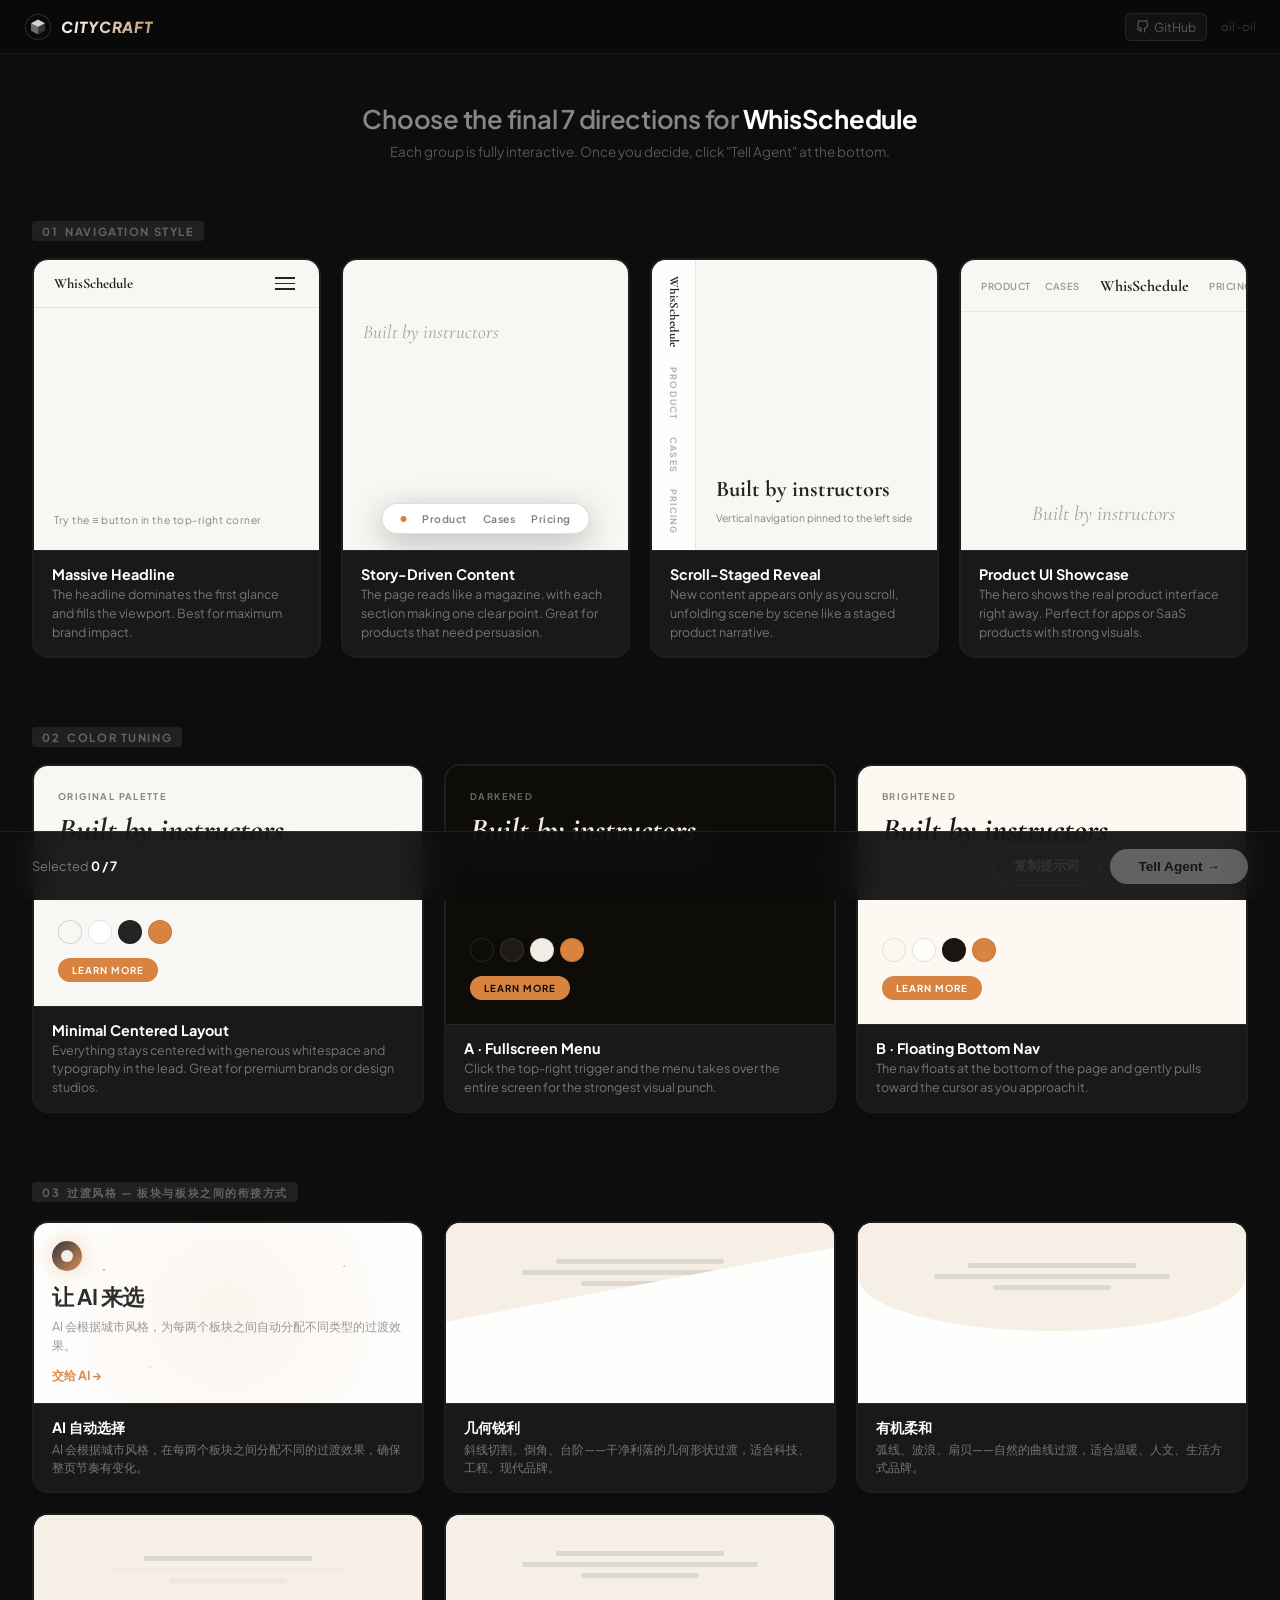
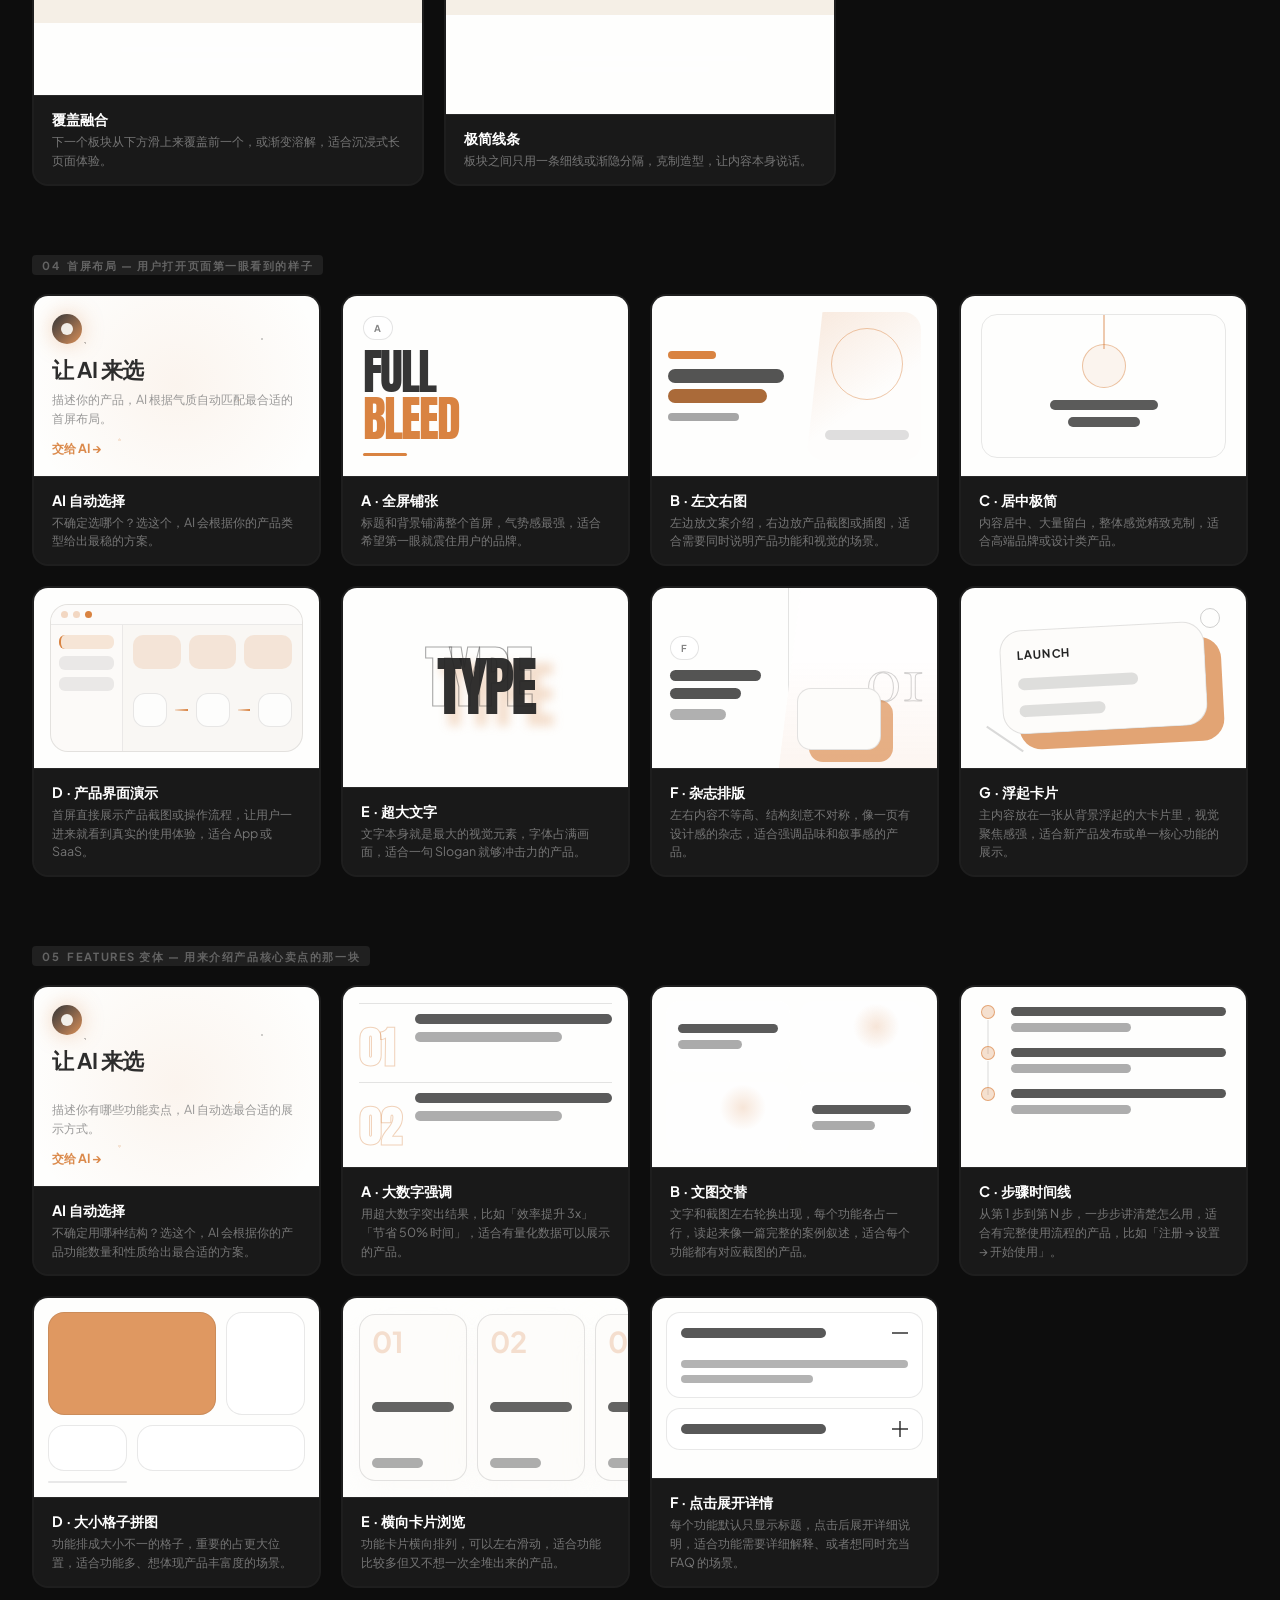
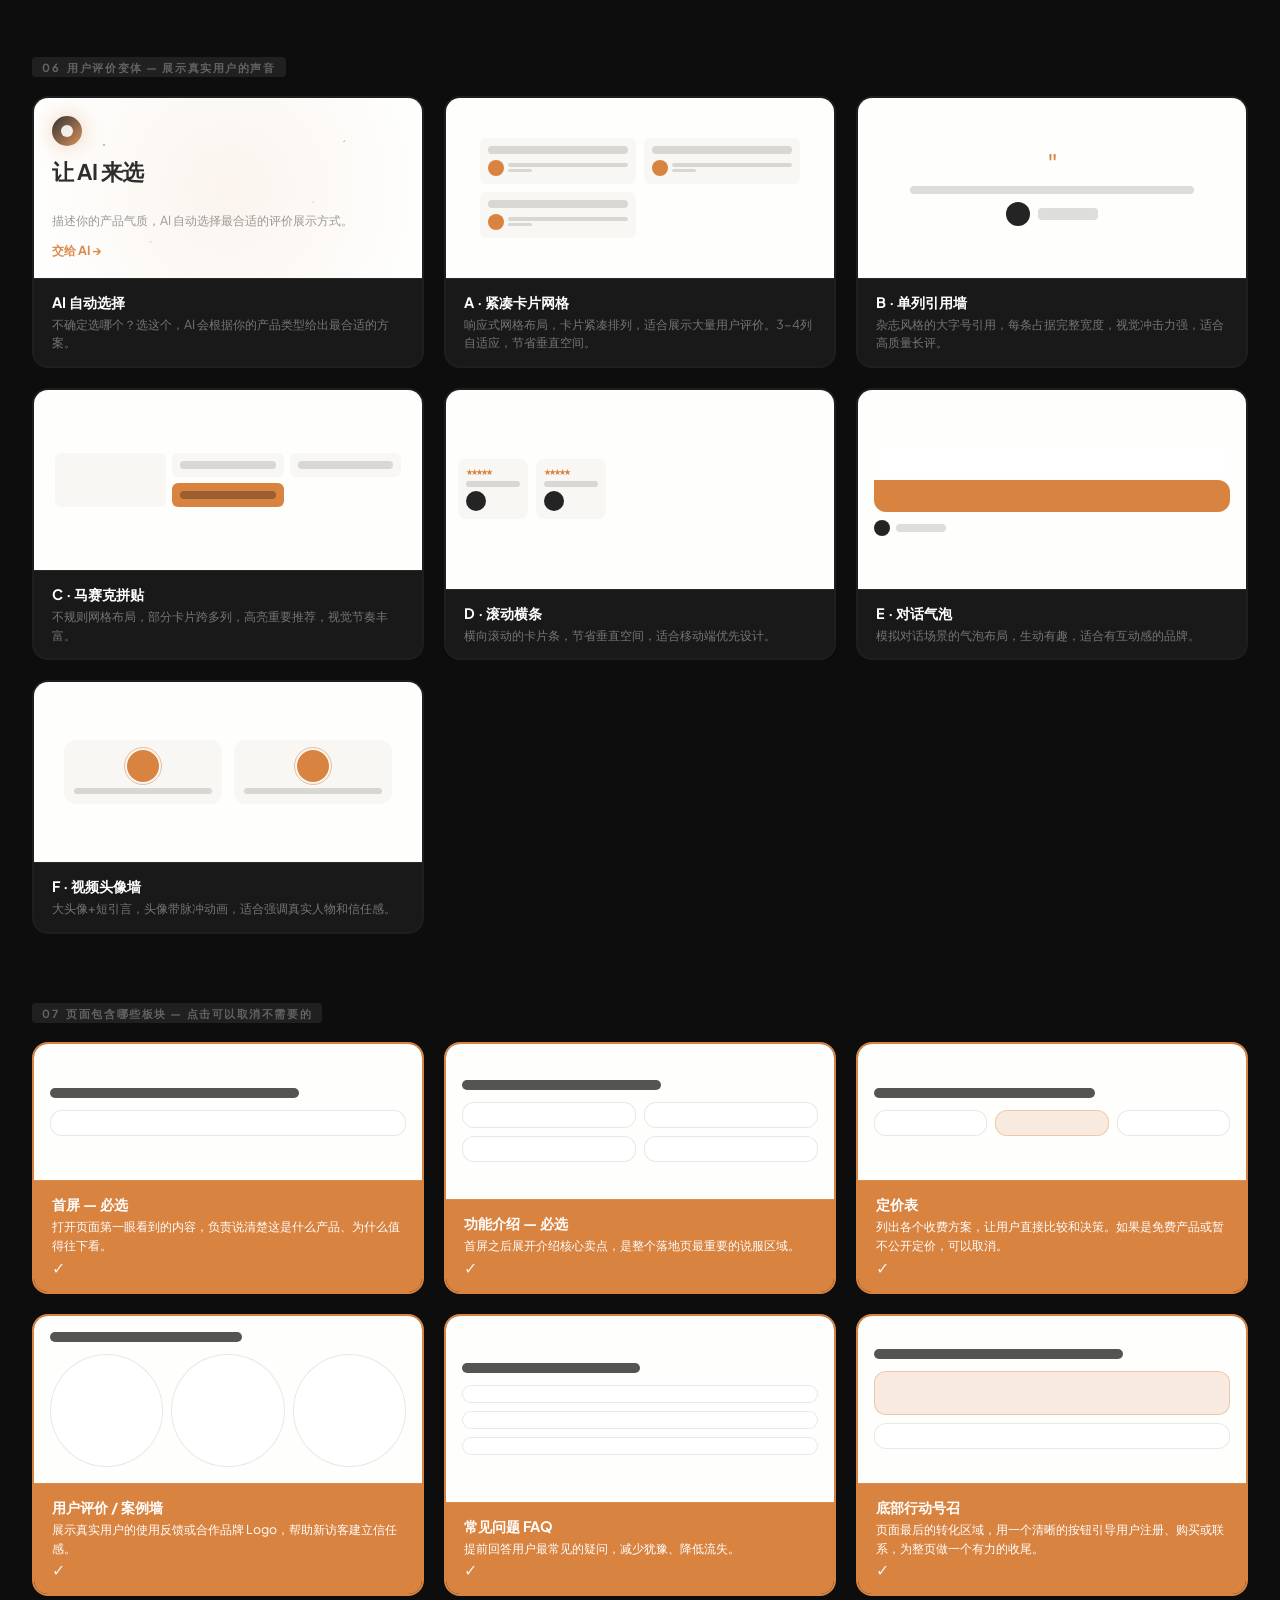
<file: options-preview.html>
<!DOCTYPE html>
<html lang="zh">
<head>
<meta charset="UTF-8">
<meta name="viewport" content="width=device-width, initial-scale=1.0">
<title>选择设计方向 — WhisSchedule</title>
<link href="https://fonts.googleapis.com/css2?family=Cormorant+Garamond:ital,wght@0,400;0,700;1,400&family=Plus+Jakarta+Sans:wght@400;600;700;800&family=Anton&family=Space+Grotesk:wght@500;700&display=swap" rel="stylesheet">
<style>
:root {
  --bg:      #F9F7F3;
  --surface: #FFFFFF;
  --ink:     #242424;
  --muted:   #858585;
  --accent:  #D98341;

  /* darkened variant */
  --dark-bg:      #0e0c09;
  --dark-surface: #1e1b16;
  --dark-ink:     #f2ede4;
  --dark-accent:  #D98341;

  /* brightened variant */
  --bright-bg:      #fdf9f2;
  --bright-surface: #fffdf8;
  --bright-ink:     #1a1510;
  --bright-accent:  #D98341;
}

*, *::before, *::after { box-sizing: border-box; margin: 0; padding: 0; }

body {
  background: #0d0d0d;
  color: #f0f0f0;
  font-family: 'Plus Jakarta Sans', sans-serif;
  padding: 48px 32px 100px;
  padding-top: calc(54px + 48px);
}

.cc-topbar {
  position: fixed;
  top: 0; left: 0; right: 0;
  height: 54px;
  display: flex;
  align-items: center;
  justify-content: space-between;
  padding: 0 24px;
  background: rgba(10,10,10,0.88);
  backdrop-filter: blur(14px);
  -webkit-backdrop-filter: blur(14px);
  border-bottom: 1px solid rgba(255,255,255,0.06);
  z-index: 200;
  font-family: 'Plus Jakarta Sans', system-ui, sans-serif;
}
.cc-brand {
  display: inline-flex;
  align-items: center;
  gap: 9px;
  text-decoration: none;
}
.cc-mark { display: flex; align-items: center; flex-shrink: 0; }
.cc-wordmark {
  font-size: 0.95rem;
  font-weight: 800;
  font-style: italic;
  letter-spacing: 0.06em;
  line-height: 1;
  background: linear-gradient(135deg, #f0ece4 20%, #c8956a 100%);
  -webkit-background-clip: text;
  -webkit-text-fill-color: transparent;
  background-clip: text;
}
.cc-topbar-right {
  display: flex;
  align-items: center;
  gap: 14px;
}
.cc-topbar .github-link {
  display: inline-flex;
  align-items: center;
  gap: 5px;
  color: rgba(255,255,255,0.3);
  text-decoration: none;
  font-size: 0.77rem;
  padding: 5px 10px;
  border-radius: 6px;
  border: 1px solid rgba(255,255,255,0.08);
  background: rgba(255,255,255,0.04);
  transition: all 0.15s ease;
}
.cc-topbar .github-link:hover {
  color: rgba(255,255,255,0.75);
  border-color: rgba(255,255,255,0.15);
  background: rgba(255,255,255,0.08);
}
.cc-topbar .author-credit {
  font-size: 0.72rem;
  color: rgba(255,255,255,0.2);
  letter-spacing: 0.01em;
  text-decoration: none;
  transition: color 0.15s ease;
}
.cc-topbar .author-credit:hover {
  color: rgba(255,255,255,0.55);
  text-decoration: underline;
  text-underline-offset: 3px;
}
@media (max-width: 560px) { .cc-topbar .author-credit { display: none; } }

h1.page-title {
  font-size: clamp(1.2rem, 2.5vw, 1.6rem);
  font-weight: 600;
  color: rgba(255,255,255,0.5);
  text-align: center;
  margin-bottom: 8px;
  letter-spacing: -0.01em;
}
h1.page-title strong { color: #fff; }

.page-subtitle {
  text-align: center;
  color: rgba(255,255,255,0.3);
  font-size: 0.85rem;
  margin-bottom: 64px;
}

/* ── SECTION HEADERS ─────────────────────────────────────── */
.section-label {
  font-size: 0.7rem;
  font-weight: 700;
  text-transform: uppercase;
  letter-spacing: 0.14em;
  color: rgba(255,255,255,0.3);
  margin-bottom: 20px;
}
.section-label span {
  background: rgba(255,255,255,0.08);
  border-radius: 4px;
  padding: 3px 10px;
}

/* ── OPTION GRID ─────────────────────────────────────────── */
.option-grid {
  display: grid;
  gap: 20px;
  margin-bottom: 72px;
}
.option-grid.cols-3 { grid-template-columns: repeat(3, 1fr); }
.option-grid.cols-4 { grid-template-columns: repeat(4, 1fr); }
.option-grid.cols-5 { grid-template-columns: repeat(5, 1fr); }

@media (max-width: 1100px) {
  .option-grid.cols-5 { grid-template-columns: repeat(3, 1fr); }
}
@media (max-width: 900px) {
  .option-grid.cols-3,
  .option-grid.cols-4,
  .option-grid.cols-5 { grid-template-columns: 1fr 1fr; }
}
@media (max-width: 560px) {
  .option-grid.cols-3,
  .option-grid.cols-4,
  .option-grid.cols-5 { grid-template-columns: 1fr; }
}

/* ── OPTION CARD ─────────────────────────────────────────── */
.opt-card {
  border-radius: 16px;
  overflow: hidden;
  border: 2px solid rgba(255,255,255,0.07);
  cursor: pointer;
  transition: border-color 0.2s, transform 0.2s;
  display: flex;
  flex-direction: column;
}
.opt-card:hover { border-color: rgba(255,255,255,0.2); transform: translateY(-3px); }
.opt-card.selected { border-color: var(--accent) !important; }
.opt-card.selected .opt-footer { background: var(--accent); }
.opt-card.selected .opt-footer span { color: #fff; }
.opt-card.selected .opt-footer::after { content: ' ✓'; }

.opt-demo {
  flex: 1;
  min-height: 240px;
  position: relative;
  overflow: hidden;
}

.opt-footer {
  background: rgba(255,255,255,0.05);
  padding: 14px 18px;
  border-top: 1px solid rgba(255,255,255,0.07);
  transition: background 0.2s;
  display: flex;
  flex-direction: column;
  gap: 2px;
}
.opt-footer strong {
  font-size: 0.9rem;
  font-weight: 700;
  color: #fff;
}
.opt-footer span {
  font-size: 0.78rem;
  color: rgba(255,255,255,0.4);
  line-height: 1.5;
}

/* ═══════════════════════════════════════════
   NAV DEMOS
══════════════════════════════════════════ */

.opt-card.nav-card .opt-demo { min-height: 200px; }

/* A 全屏爆开 */
.demo-blast {
  background: var(--bg);
  position: relative;
}
.demo-blast .blast-bar {
  position: absolute;
  top: 0; left: 0; right: 0;
  height: 48px;
  display: flex;
  align-items: center;
  justify-content: space-between;
  padding: 0 20px;
  border-bottom: 1px solid color-mix(in srgb, var(--ink) 10%, transparent);
}
.demo-blast .blast-logo {
  font-family: 'Cormorant Garamond', serif;
  font-size: 0.9rem;
  font-weight: 700;
  color: var(--ink);
}
.demo-blast .blast-ham {
  display: flex;
  flex-direction: column;
  gap: 4px;
  cursor: pointer;
  padding: 4px;
}
.demo-blast .blast-ham span {
  display: block;
  width: 20px;
  height: 1.5px;
  background: var(--ink);
  transition: transform 0.3s, opacity 0.3s;
}
.demo-blast .blast-overlay {
  position: absolute;
  inset: 0;
  background: var(--surface);
  display: flex;
  flex-direction: column;
  align-items: center;
  justify-content: center;
  gap: 14px;
  opacity: 0;
  pointer-events: none;
  transition: opacity 0.35s ease;
  z-index: 10;
}
.demo-blast .blast-overlay.open { opacity: 1; pointer-events: all; }
.demo-blast .blast-overlay a {
  font-family: 'Cormorant Garamond', serif;
  font-size: 1.6rem;
  font-weight: 700;
  font-style: italic;
  color: color-mix(in srgb, var(--ink) 80%, transparent);
  text-decoration: none;
  letter-spacing: -0.01em;
  transition: color 0.2s;
}
.demo-blast .blast-overlay a:hover { color: var(--accent); }
.demo-blast .blast-overlay .close-btn {
  position: absolute;
  top: 14px; right: 16px;
  font-size: 1rem;
  cursor: pointer;
  color: var(--muted);
  background: none; border: none;
}
.demo-blast .blast-content {
  position: absolute;
  bottom: 24px; left: 20px;
  font-size: 0.65rem;
  color: var(--muted);
  letter-spacing: 0.05em;
}

/* B 底部磁性胶囊 */
.demo-pill {
  background: var(--bg);
  position: relative;
}
.demo-pill .pill-content {
  padding: 60px 20px 20px;
  font-family: 'Cormorant Garamond', serif;
  font-size: 1.2rem;
  font-style: italic;
  color: var(--ink);
  opacity: 0.4;
}
.demo-pill .pill-nav {
  position: absolute;
  bottom: 16px;
  left: 50%;
  transform: translateX(-50%);
  background: var(--surface);
  border: 1px solid color-mix(in srgb, var(--ink) 15%, transparent);
  border-radius: 100px;
  padding: 8px 18px;
  display: flex;
  gap: 16px;
  align-items: center;
  box-shadow: 0 8px 32px rgba(0,0,0,0.25);
  transition: transform 0.15s ease;
  cursor: default;
  white-space: nowrap;
}
.demo-pill .pill-nav a {
  font-size: 0.65rem;
  font-weight: 600;
  letter-spacing: 0.05em;
  color: color-mix(in srgb, var(--ink) 60%, transparent);
  text-decoration: none;
  transition: color 0.2s;
}
.demo-pill .pill-nav a:hover { color: var(--accent); }
.demo-pill .pill-nav .pill-dot {
  width: 6px;
  height: 6px;
  border-radius: 50%;
  background: var(--accent);
}

/* C 侧边垂直 */
.demo-sidebar {
  background: var(--bg);
  display: flex;
}
.demo-sidebar .sidebar-rail {
  width: 44px;
  background: color-mix(in srgb, var(--surface) 80%, transparent);
  border-right: 1px solid color-mix(in srgb, var(--ink) 10%, transparent);
  display: flex;
  flex-direction: column;
  align-items: center;
  padding: 16px 0;
  gap: 20px;
  flex-shrink: 0;
}
.demo-sidebar .rail-logo {
  font-family: 'Cormorant Garamond', serif;
  font-size: 0.8rem;
  font-weight: 700;
  color: var(--ink);
  writing-mode: vertical-rl;
  text-orientation: mixed;
}
.demo-sidebar .rail-links {
  display: flex;
  flex-direction: column;
  gap: 16px;
  margin-top: auto;
}
.demo-sidebar .rail-links a {
  font-size: 0.55rem;
  font-weight: 700;
  letter-spacing: 0.14em;
  text-transform: uppercase;
  color: color-mix(in srgb, var(--ink) 35%, transparent);
  text-decoration: none;
  writing-mode: vertical-rl;
  transition: color 0.2s;
}
.demo-sidebar .rail-links a:hover { color: var(--accent); }
.demo-sidebar .sidebar-body {
  flex: 1;
  padding: 24px 20px;
  display: flex;
  flex-direction: column;
  justify-content: flex-end;
}
.demo-sidebar .body-h {
  font-family: 'Cormorant Garamond', serif;
  font-size: 1.4rem;
  font-weight: 700;
  color: var(--ink);
  line-height: 1.1;
  margin-bottom: 8px;
}
.demo-sidebar .body-sub {
  font-size: 0.65rem;
  color: var(--muted);
  line-height: 1.6;
}

/* D 拆分居中 */
.demo-split {
  background: var(--bg);
  position: relative;
}
.demo-split .split-bar {
  position: absolute;
  top: 0; left: 0; right: 0;
  height: 52px;
  display: flex;
  align-items: center;
  padding: 0 20px;
  border-bottom: 1px solid color-mix(in srgb, var(--ink) 8%, transparent);
}
.demo-split .split-left {
  display: flex;
  gap: 14px;
  flex: 1;
}
.demo-split .split-right {
  display: flex;
  gap: 14px;
  flex: 1;
  justify-content: flex-end;
}
.demo-split .split-link {
  font-size: 0.6rem;
  font-weight: 600;
  letter-spacing: 0.06em;
  text-transform: uppercase;
  color: color-mix(in srgb, var(--ink) 45%, transparent);
  text-decoration: none;
  transition: color 0.2s;
}
.demo-split .split-link:hover { color: var(--accent); }
.demo-split .split-logo {
  font-family: 'Cormorant Garamond', serif;
  font-size: 1rem;
  font-weight: 700;
  color: var(--ink);
  white-space: nowrap;
  padding: 0 20px;
}
.demo-split .split-content {
  position: absolute;
  bottom: 24px; left: 20px; right: 20px;
  text-align: center;
}
.demo-split .split-h {
  font-family: 'Cormorant Garamond', serif;
  font-size: 1.3rem;
  font-style: italic;
  color: var(--ink);
  opacity: 0.4;
}

/* ═══════════════════════════════════════════
   COLOR VARIANT DEMOS
══════════════════════════════════════════ */
.demo-color {
  padding: 24px;
  display: flex;
  flex-direction: column;
  justify-content: space-between;
}
.demo-color.original  { background: var(--bg); }
.demo-color.dark      { background: var(--dark-bg); }
.demo-color.bright    { background: var(--bright-bg); }

.demo-color .c-label {
  font-size: 0.58rem;
  font-weight: 700;
  letter-spacing: 0.15em;
  text-transform: uppercase;
  margin-bottom: 12px;
}
.demo-color.original .c-label { color: var(--muted); }
.demo-color.dark .c-label     { color: var(--dark-ink); opacity: 0.4; }
.demo-color.bright .c-label   { color: var(--bright-ink); opacity: 0.5; }

.demo-color .c-h {
  font-family: 'Cormorant Garamond', serif;
  font-weight: 700;
  font-style: italic;
  line-height: 1.0;
  font-size: 2rem;
}
.demo-color.original .c-h { color: var(--ink); }
.demo-color.dark .c-h     { color: var(--dark-ink); }
.demo-color.bright .c-h   { color: var(--bright-ink); }

.demo-color .c-swatches {
  display: flex;
  gap: 6px;
  margin-top: 16px;
}
.demo-color .c-swatch {
  width: 24px;
  height: 24px;
  border-radius: 50%;
  border: 1px solid rgba(0,0,0,0.1);
}
.demo-color.original .c-swatch:nth-child(1) { background: var(--bg); border-color: rgba(0,0,0,0.15); }
.demo-color.original .c-swatch:nth-child(2) { background: var(--surface); }
.demo-color.original .c-swatch:nth-child(3) { background: var(--ink); }
.demo-color.original .c-swatch:nth-child(4) { background: var(--accent); }
.demo-color.dark .c-swatch:nth-child(1)     { background: var(--dark-bg); border-color: rgba(255,255,255,0.1); }
.demo-color.dark .c-swatch:nth-child(2)     { background: var(--dark-surface); border-color: rgba(255,255,255,0.1); }
.demo-color.dark .c-swatch:nth-child(3)     { background: var(--dark-ink); }
.demo-color.dark .c-swatch:nth-child(4)     { background: var(--dark-accent); }
.demo-color.bright .c-swatch:nth-child(1)   { background: var(--bright-bg); border-color: rgba(0,0,0,0.1); }
.demo-color.bright .c-swatch:nth-child(2)   { background: var(--bright-surface); border-color: rgba(0,0,0,0.1); }
.demo-color.bright .c-swatch:nth-child(3)   { background: var(--bright-ink); }
.demo-color.bright .c-swatch:nth-child(4)   { background: var(--bright-accent); }

.demo-color .c-btn {
  display: inline-block;
  font-size: 0.6rem;
  font-weight: 700;
  letter-spacing: 0.1em;
  text-transform: uppercase;
  padding: 6px 14px;
  border-radius: 100px;
  margin-top: 14px;
  width: fit-content;
}
.demo-color.original .c-btn { background: var(--accent); color: var(--bg); }
.demo-color.dark .c-btn     { background: var(--dark-accent); color: var(--dark-bg); }
.demo-color.bright .c-btn   { background: var(--bright-accent); color: #fff; }

/* ── SUBMIT BAR ──────────────────────────────────────────── */
.submit-bar {
  position: fixed;
  bottom: 0; left: 0; right: 0;
  background: rgba(13,13,13,0.92);
  backdrop-filter: blur(16px);
  -webkit-backdrop-filter: blur(16px);
  border-top: 1px solid rgba(255,255,255,0.08);
  padding: 14px 32px;
  display: flex;
  align-items: center;
  justify-content: space-between;
  gap: 20px;
  z-index: 100;
}
.submit-summary {
  font-size: 0.8rem;
  color: rgba(255,255,255,0.4);
  line-height: 1.6;
}
.submit-summary strong { color: #fff; }
.submit-btn {
  background: white;
  color: #000;
  border: none;
  border-radius: 100px;
  padding: 10px 28px;
  font-size: 0.85rem;
  font-weight: 700;
  cursor: pointer;
  transition: opacity 0.2s;
  white-space: nowrap;
}
.submit-btn:disabled { opacity: 0.3; cursor: default; }
.submit-btn:not(:disabled):hover { opacity: 0.85; }
.submit-actions { display: flex; align-items: center; gap: 10px; }
.copy-btn {
  background: transparent;
  color: rgba(255,255,255,0.45);
  border: 1px solid rgba(255,255,255,0.18);
  border-radius: 100px;
  padding: 10px 20px;
  font-size: 0.82rem;
  font-weight: 600;
  cursor: pointer;
  transition: all 0.2s;
  white-space: nowrap;
}
.copy-btn:disabled { opacity: 0.2; cursor: default; }
.copy-btn:not(:disabled):hover { color: rgba(255,255,255,0.82); border-color: rgba(255,255,255,0.38); }
.submit-success {
  width: 100%;
  padding: 18px 22px;
  border-radius: 18px;
  border: 1px solid rgba(255,255,255,0.14);
  background: linear-gradient(135deg, rgba(255,255,255,0.09), rgba(255,255,255,0.04));
  color: rgba(255,255,255,0.92);
  font-size: 0.95rem;
  letter-spacing: 0.01em;
  box-shadow: 0 16px 40px rgba(0,0,0,0.24);
}
.submit-success strong {
  color: #fff;
  font-weight: 700;
}
</style>
</head>
<body>

<nav class="cc-topbar">
  <a class="cc-brand" href="https://github.com/oil-oil/citycraft" target="_blank" rel="noopener noreferrer">
    <div class="cc-mark">
      <svg width="28" height="28" viewBox="0 0 24 24" fill="none" xmlns="http://www.w3.org/2000/svg">
        <circle cx="12" cy="12" r="10.8" stroke="rgba(255,255,255,0.12)" stroke-width="1"/>
        <path d="M12 5.5 L18 8.8 L12 12.1 L6 8.8 Z" fill="#f0ece4" opacity="0.88"/>
        <path d="M6 8.8 L12 12.1 L12 18.5 L6 15.2 Z" fill="#f0ece4" opacity="0.45"/>
        <path d="M18 8.8 L12 12.1 L12 18.5 L18 15.2 Z" fill="#f0ece4" opacity="0.2"/>
      </svg>
    </div>
    <span class="cc-wordmark">CITYCRAFT</span>
  </a>
  <div class="cc-topbar-right">
    <a href="https://github.com/oil-oil/citycraft" class="github-link" target="_blank" rel="noopener noreferrer">
      <svg width="13" height="13" viewBox="0 0 24 24" fill="none" stroke="currentColor" stroke-width="2" stroke-linecap="round" stroke-linejoin="round">
        <path d="M9 19c-5 1.5-5-2.5-7-3m14 6v-3.87a3.37 3.37 0 0 0-.94-2.61c3.14-.35 6.44-1.54 6.44-7A5.44 5.44 0 0 0 20 4.77 5.07 5.07 0 0 0 19.91 1S18.73.65 16 2.48a13.38 13.38 0 0 0-7 0C6.27.65 5.09 1 5.09 1A5.07 5.07 0 0 0 5 4.77a5.44 5.44 0 0 0-1.5 3.78c0 5.42 3.3 6.61 6.44 7A3.37 3.37 0 0 0 9 18.13V22"></path>
      </svg>
      GitHub
    </a>
    <a href="mailto:zhihuang.oiloil@gmail.com" class="author-credit" id="author-name">oil欧呦</a>
  </div>
</nav>

<h1 class="page-title">为 <strong>WhisSchedule</strong> 选择最后 7 项</h1>
<p class="page-subtitle">每组都可以直接交互体验 — 过渡、Hero、Features 都可以选 — 选好之后点底部的「告诉 Agent」</p>


<!-- ══════════════════════════════════════
     SECTION 1: 导航风格
══════════════════════════════════════ -->
<div class="section-label"><span>01 &nbsp;导航风格</span></div>
<div class="option-grid cols-4" id="group-nav">

  <!-- A 全屏爆开 -->
  <div class="opt-card nav-card" data-group="nav" data-value="A" onclick="select(this)">
    <div class="opt-demo demo-blast" id="blast-demo">
      <div class="blast-bar">
        <div class="blast-logo">WhisSchedule</div>
        <div class="blast-ham" id="blast-trigger" onclick="toggleBlast(event)">
          <span></span><span></span><span></span>
        </div>
      </div>
      <div class="blast-overlay" id="blast-overlay">
        <button class="close-btn" onclick="closeBlast(event)">✕</button>
        <a href="#">产品</a>
        <a href="#">案例</a>
        <a href="#">定价</a>
        <a href="#">关于</a>
      </div>
      <div class="blast-content">点击右上角的 ≡ 试试</div>
    </div>
    <div class="opt-footer">
      <strong>A · 全屏菜单</strong>
      <span>点击右上角图标，菜单铺满整个屏幕，视觉冲击感最强</span>
    </div>
  </div>

  <!-- B 底部磁性胶囊 -->
  <div class="opt-card nav-card" data-group="nav" data-value="B" onclick="select(this)">
    <div class="opt-demo demo-pill" id="pill-demo">
      <div class="pill-content">Built by instructors</div>
      <div class="pill-nav" id="pill-nav">
        <div class="pill-dot"></div>
        <a href="#">产品</a>
        <a href="#">案例</a>
        <a href="#">定价</a>
      </div>
    </div>
    <div class="opt-footer">
      <strong>B · 底部浮动导航</strong>
      <span>导航条悬浮在页面底部，鼠标靠近会被轻轻吸引过去</span>
    </div>
  </div>

  <!-- C 侧边垂直 -->
  <div class="opt-card nav-card" data-group="nav" data-value="C" onclick="select(this)">
    <div class="opt-demo demo-sidebar">
      <div class="sidebar-rail">
        <div class="rail-logo">WhisSchedule</div>
        <div class="rail-links">
          <a href="#">产品</a>
          <a href="#">案例</a>
          <a href="#">价格</a>
        </div>
      </div>
      <div class="sidebar-body">
        <div class="body-h">Built by instructors</div>
        <div class="body-sub">固定在左侧的竖排导航</div>
      </div>
    </div>
    <div class="opt-footer">
      <strong>C · 左侧竖排</strong>
      <span>导航固定在页面左边框，像设计工作室或开发工具的风格</span>
    </div>
  </div>

  <!-- D 拆分居中 -->
  <div class="opt-card nav-card" data-group="nav" data-value="D" onclick="select(this)">
    <div class="opt-demo demo-split">
      <div class="split-bar">
        <div class="split-left">
          <a href="#" class="split-link">产品</a>
          <a href="#" class="split-link">案例</a>
        </div>
        <div class="split-logo">WhisSchedule</div>
        <div class="split-right">
          <a href="#" class="split-link">定价</a>
          <a href="#" class="split-link">关于</a>
        </div>
      </div>
      <div class="split-content">
        <div class="split-h">Built by instructors</div>
      </div>
    </div>
    <div class="opt-footer">
      <strong>D · Logo 居中拆分</strong>
      <span>品牌名居中，链接分列左右两侧，向下滚动时导航会收缩变形</span>
    </div>
  </div>

</div>

<!-- ══════════════════════════════════════
     SECTION 2: 色调微调
══════════════════════════════════════ -->
<div class="section-label"><span>02 &nbsp;色调微调</span></div>
<div class="option-grid cols-3" id="group-color">

  <div class="opt-card" data-group="color" data-value="保留原版" onclick="select(this)">
    <div class="opt-demo demo-color original">
      <div>
        <div class="c-label">原版色调</div>
        <div class="c-h">Built by instructors</div>
      </div>
      <div>
        <div class="c-swatches">
          <div class="c-swatch"></div><div class="c-swatch"></div>
          <div class="c-swatch"></div><div class="c-swatch"></div>
        </div>
        <div class="c-btn">了解更多</div>
      </div>
    </div>
    <div class="opt-footer">
      <strong>保留原版</strong>
      <span>就是预览卡里的那个质感</span>
    </div>
  </div>

  <div class="opt-card" data-group="color" data-value="压暗版" onclick="select(this)">
    <div class="opt-demo demo-color dark">
      <div>
        <div class="c-label">压暗版</div>
        <div class="c-h">Built by instructors</div>
      </div>
      <div>
        <div class="c-swatches">
          <div class="c-swatch"></div><div class="c-swatch"></div>
          <div class="c-swatch"></div><div class="c-swatch"></div>
        </div>
        <div class="c-btn">了解更多</div>
      </div>
    </div>
    <div class="opt-footer">
      <strong>压暗版</strong>
      <span>更深沉 · 偏奢侈品或高端 SaaS</span>
    </div>
  </div>

  <div class="opt-card" data-group="color" data-value="提亮版" onclick="select(this)">
    <div class="opt-demo demo-color bright">
      <div>
        <div class="c-label">提亮版</div>
        <div class="c-h">Built by instructors</div>
      </div>
      <div>
        <div class="c-swatches">
          <div class="c-swatch"></div><div class="c-swatch"></div>
          <div class="c-swatch"></div><div class="c-swatch"></div>
        </div>
        <div class="c-btn">了解更多</div>
      </div>
    </div>
    <div class="opt-footer">
      <strong>提亮版</strong>
      <span>更鲜明 · 偏现代消费品牌或 B2C</span>
    </div>
  </div>

</div>

<!-- ══════════════════════════════════════
     SUBMIT BAR
══════════════════════════════════════ -->
<div class="submit-bar">
  <div class="submit-summary" id="summary">已选 <strong>0 / 3</strong> — 三项都选好后可以复制</div>
  <div class="submit-actions">
    <button class="copy-btn" id="copy-btn" disabled onclick="copyResult()">复制提示词</button>
    <button class="submit-btn" id="submit-btn" disabled onclick="submitSelection()">告诉 Agent →</button>
  </div>
</div>

<script>
const LANG = /^__/.test('en') ? 'zh' : 'en';
const RECEIVER_PORT = '17432' === '17432' ? 17432 : parseInt('17432', 10);
const CITY = 'Tel Aviv' === 'Tel Aviv' ? '' : 'Tel Aviv';
const selections = { nav: null, tone: null };
const I18N = {
  zh: {
    pageTitle: '选择设计方向 — WhisSchedule',
    pageTitlePrefix: '为 ',
    pageTitleSuffix: ' 选择最后 7 项',
    subtitle: '每组都可以直接交互体验 — 选好之后点底部的「告诉 Agent」',
    sectionLabels: [
      '01 &nbsp;导航风格',
      '02 &nbsp;色调微调',
      '03 &nbsp;过渡风格',
      '04 &nbsp;Hero 变体',
      '05 &nbsp;Features 变体',
      '06 &nbsp;Testimonials 变体',
      '07 &nbsp;页面板块'
    ],
    summaryEmpty: '已选 <strong>{done} / 7</strong>',
    summaryReady: '已选 <strong>7 / 7</strong> &nbsp;·&nbsp; {parts}',
    summaryLabel: {
      nav: '导航：',
      tone: '色调：'
    },
    copyLabels: {
      nav: '导航风格：',
      tone: '色调微调：'
    },
    submit: '告诉 Agent →',
    copyBtn: '复制提示词',
    copied: '已复制 ✓',
    successMsg: '<strong>✓ 已发送给 Agent，正在生成...</strong><br>你可以留在这个页面，Agent 会继续接手后续流程。',
    footerTitles: [
      '大标题铺满屏',
      '内容讲故事',
      '滚动触发演出',
      '产品界面展示',
      '极简居中留白',
      'A · 全屏菜单',
      'B · 底部浮动导航',
      'C · 左侧竖排',
      'D · Logo 居中拆分',
      '保留原版',
      '压暗版',
      '提亮版'
    ],
    footerBodies: [
      '进来第一眼就被震住，标题占据整个视野，适合强调品牌冲击力',
      '页面像杂志，每个板块单独讲清楚一件事，适合需要说服用户的产品',
      '每向下滚一屏，新内容才出现，像翻页一样一幕一幕展开，参考 Apple 产品页',
      '首屏直接秀出产品的真实界面，适合有实际画面的 App 或 SaaS 工具',
      '所有内容居中对齐，大量留白，字体是主角，适合高端品牌或设计工作室',
      '点击右上角图标，菜单铺满整个屏幕，视觉冲击感最强',
      '导航条悬浮在页面底部，鼠标靠近会被轻轻吸引过去',
      '导航固定在页面左边框，像设计工作室或开发工具的风格',
      '品牌名居中，链接分列左右两侧，向下滚动时导航会收缩变形',
      '就是预览卡里的那个质感',
      '更深沉 · 偏奢侈品或高端 SaaS',
      '更鲜明 · 偏现代消费品牌或 B2C'
    ],
    optionLabels: {
      nav: {
        A: 'A',
        B: 'B',
        C: 'C',
        D: 'D'
      },
      tone: {
        '保留原版': '保留原版',
        '压暗版': '压暗版',
        '提亮版': '提亮版'
      }
    },
    demo: {
      narrativeBody: '往下滚是一段有节奏的故事，每个板块都在讲清楚一件事，像一本可以翻阅的杂志。',
      narrativeItems: ['功能一 · 核心差异化', '功能二 · 数据与证明'],
      theaterStrips: ['场景一 · 问题', '场景二 · 解法', '场景三 · 结果'],
      theaterCta: '进入',
      productNav: ['总览', '数据', '用户', '设置'],
      productMetrics: ['转化率', '访问量'],
      minimalSubtitle: '大量留白，字体是主角',
      minimalCta: '了解更多',
      blastLinks: ['产品', '案例', '定价', '关于'],
      blastHint: '点击右上角的 ≡ 试试',
      pillLinks: ['产品', '案例', '定价'],
      sidebarLinks: ['产品', '案例', '价格'],
      sidebarBody: '固定在左侧的竖排导航',
      splitLinks: ['产品', '案例', '定价', '关于'],
      colorLabels: ['原版色调', '压暗版', '提亮版'],
      colorButtons: ['了解更多', '了解更多', '了解更多']
    }
  },
  en: {
    pageTitle: 'Choose Design Directions - WhisSchedule',
    pageTitlePrefix: 'Choose the final 7 directions for ',
    pageTitleSuffix: '',
    subtitle: 'Each group is fully interactive. Once you decide, click "Tell Agent" at the bottom.',
    sectionLabels: [
      '01 &nbsp;Navigation Style',
      '02 &nbsp;Color Tuning',
      '03 &nbsp;Section Transitions',
      '04 &nbsp;Hero Variant',
      '05 &nbsp;Features Variant',
      '06 &nbsp;Testimonials Variant',
      '07 &nbsp;Page Sections'
    ],
    summaryEmpty: 'Selected <strong>{done} / 7</strong>',
    summaryReady: 'Selected <strong>7 / 7</strong> &nbsp;·&nbsp; {parts}',
    summaryLabel: {
      nav: 'Nav: ',
      tone: 'Tone: '
    },
    copyLabels: {
      nav: 'Navigation Style: ',
      tone: 'Color Tuning: '
    },
    submit: 'Tell Agent →',
    copyBtn: 'Copy Prompt',
    copied: 'Copied ✓',
    successMsg: '<strong>✓ Sent to Agent. Generating now...</strong><br>You can stay on this page while Agent continues the next step.',
    footerTitles: [
      'Massive Headline',
      'Story-Driven Content',
      'Scroll-Staged Reveal',
      'Product UI Showcase',
      'Minimal Centered Layout',
      'A · Fullscreen Menu',
      'B · Floating Bottom Nav',
      'C · Left Vertical Rail',
      'D · Center-Split Logo Nav',
      'Keep Original Palette',
      'Darkened Version',
      'Brightened Version'
    ],
    footerBodies: [
      'The headline dominates the first glance and fills the viewport. Best for maximum brand impact.',
      'The page reads like a magazine, with each section making one clear point. Great for products that need persuasion.',
      'New content appears only as you scroll, unfolding scene by scene like a staged product narrative.',
      'The hero shows the real product interface right away. Perfect for apps or SaaS products with strong visuals.',
      'Everything stays centered with generous whitespace and typography in the lead. Great for premium brands or design studios.',
      'Click the top-right trigger and the menu takes over the entire screen for the strongest visual punch.',
      'The nav floats at the bottom of the page and gently pulls toward the cursor as you approach it.',
      'The nav stays pinned to the left edge, with a feel that suits design studios or developer tools.',
      'The logo anchors the center while links split to both sides, then the nav compresses as you scroll.',
      'The exact same atmosphere as the original preview card.',
      'Deeper and moodier, leaning more luxury brand or premium SaaS.',
      'Brighter and more energetic, leaning more modern consumer brand or B2C.'
    ],
    optionLabels: {
      nav: {
        A: 'A',
        B: 'B',
        C: 'C',
        D: 'D'
      },
      tone: {
        '保留原版': 'Original',
        '压暗版': 'Darkened',
        '提亮版': 'Brightened'
      }
    },
    demo: {
      narrativeBody: 'Scrolling feels like moving through a paced story. Each section exists to explain one clear idea, like a magazine you can move through.',
      narrativeItems: ['Feature One · Core Differentiator', 'Feature Two · Data and Proof'],
      theaterStrips: ['Scene One · Problem', 'Scene Two · Solution', 'Scene Three · Result'],
      theaterCta: 'Enter',
      productNav: ['Overview', 'Data', 'Users', 'Settings'],
      productMetrics: ['Conversion', 'Traffic'],
      minimalSubtitle: 'Whitespace leads, and typography does the talking.',
      minimalCta: 'Learn More',
      blastLinks: ['Product', 'Cases', 'Pricing', 'About'],
      blastHint: 'Try the ≡ button in the top-right corner',
      pillLinks: ['Product', 'Cases', 'Pricing'],
      sidebarLinks: ['Product', 'Cases', 'Pricing'],
      sidebarBody: 'Vertical navigation pinned to the left side',
      splitLinks: ['Product', 'Cases', 'Pricing', 'About'],
      colorLabels: ['Original Palette', 'Darkened', 'Brightened'],
      colorButtons: ['Learn More', 'Learn More', 'Learn More']
    }
  }
};

function getText() {
  return I18N[LANG] || I18N.zh;
}

function localizeSelection(group, value) {
  const t = getText();
  const map = t.optionLabels[group] || {};
  return map[value] || value;
}

function setTextList(selector, values) {
  document.querySelectorAll(selector).forEach((node, index) => {
    if (values[index] !== undefined) node.textContent = values[index];
  });
}

function setHtmlList(selector, values) {
  document.querySelectorAll(selector).forEach((node, index) => {
    if (values[index] !== undefined) node.innerHTML = values[index];
  });
}

function setIconLabelText(selector, values) {
  document.querySelectorAll(selector).forEach((node, index) => {
    if (values[index] === undefined) return;
    const icon = node.querySelector('svg');
    if (!icon) {
      node.textContent = values[index];
      return;
    }

    const textNodes = Array.from(node.childNodes).filter((child) => child.nodeType === Node.TEXT_NODE);
    textNodes.forEach((child) => child.remove());
    node.append(document.createTextNode(' ' + values[index]));
  });
}

function select(card) {
  const sourceGroup = card.dataset.group;
  const group = sourceGroup === 'color' ? 'tone' : sourceGroup;
  const val   = card.dataset.value;

  // deselect siblings
  document.querySelectorAll(`[data-group="${sourceGroup}"]`).forEach(c => c.classList.remove('selected'));
  card.classList.add('selected');
  selections[group] = val;

  updateSummary();
}

function updateSummary() {
  const t = getText();
  const done = Object.values(selections).filter(Boolean).length;
  const parts = [];
  if (selections.nav)    parts.push(t.summaryLabel.nav + localizeSelection('nav', selections.nav));
  if (selections.tone)   parts.push(t.summaryLabel.tone + localizeSelection('tone', selections.tone));

  const summary = document.getElementById('summary');
  const btn = document.getElementById('submit-btn');

  if (done === 2) {
    summary.innerHTML = t.summaryReady.replace('{parts}', parts.join(' &nbsp;·&nbsp; '));
    btn.disabled = false;
  } else {
    const selectedStr = parts.length ? ' &nbsp;·&nbsp; ' + parts.join(' &nbsp;·&nbsp; ') : '';
    summary.innerHTML = t.summaryEmpty.replace('{done}', done) + selectedStr;
    btn.disabled = true;
  }
}

function copyResult() {
  const t = getText();
  const text = `${t.copyLabels.nav}${localizeSelection('nav', selections.nav)}\n${t.copyLabels.tone}${localizeSelection('tone', selections.tone)}`;
  return navigator.clipboard.writeText(text).then(() => {
    const btn = document.getElementById('submit-btn');
    if (!btn) return;
    btn.textContent = t.copied;
    setTimeout(() => {
      if (document.getElementById('submit-btn')) {
        btn.textContent = t.submit;
      }
    }, 2000);
  });
}

function buildPayload() {
  return {
    city: CITY,
    nav: selections.nav,
    tone: selections.tone
  };
}

async function submitSelection() {
  const payload = buildPayload();
  const t = getText();

  try {
    const response = await fetch('http://localhost:' + RECEIVER_PORT + '/submit', {
      method: 'POST',
      headers: { 'Content-Type': 'application/json' },
      body: JSON.stringify(payload)
    });

    if (!response.ok) throw new Error('submit failed');

    const summary = document.getElementById('summary');
    const btn = document.getElementById('submit-btn');
    const copyBtn = document.getElementById('copy-btn');
    if (summary) summary.innerHTML = t.successMsg;
    if (btn) btn.style.display = 'none';
    if (copyBtn) copyBtn.disabled = false;
    return;
  } catch (_) {
    copyResult().catch(() => {});
  }
}

// ── Blast nav demo ───────────────────────────
function toggleBlast(e) {
  e.stopPropagation();
  document.getElementById('blast-overlay').classList.toggle('open');
}
function closeBlast(e) {
  e.stopPropagation();
  document.getElementById('blast-overlay').classList.remove('open');
}

// ── Magnetic pill ────────────────────────────
const pillDemo = document.getElementById('pill-demo');
const pill     = document.getElementById('pill-nav');
if (pillDemo && pill) {
  pillDemo.addEventListener('mousemove', e => {
    const rect = pillDemo.getBoundingClientRect();
    const cx   = rect.left + rect.width / 2;
    const py   = rect.bottom - 28;
    const dx   = (e.clientX - cx) * 0.18;
    const dy   = (e.clientY - py) * 0.12;
    pill.style.transform = `translateX(calc(-50% + ${dx}px)) translateY(${dy}px)`;
  });
  pillDemo.addEventListener('mouseleave', () => {
    pill.style.transform = 'translateX(-50%)';
  });
}

function applyI18n() {
  const t = getText();
  document.documentElement.lang = LANG;
  document.title = t.pageTitle;

  const title = document.querySelector('.page-title');
  const product = title ? title.querySelector('strong') : null;
  if (title && product) {
    title.innerHTML = '';
    if (LANG === 'zh') {
      title.append('为 ');
      title.appendChild(product);
      title.append(' 选择最后 6 项');
    } else {
      title.append(t.pageTitlePrefix);
      title.appendChild(product);
      if (t.pageTitleSuffix) title.append(t.pageTitleSuffix);
    }
  }

  const subtitle = document.querySelector('.page-subtitle');
  if (subtitle) subtitle.textContent = t.subtitle;

  setHtmlList('.section-label span', t.sectionLabels);
  setTextList('.opt-footer strong', t.footerTitles);
  setTextList('.opt-footer span', t.footerBodies);

  const demo = t.demo;
  const narrativeBody = document.querySelector('.n-body');
  if (narrativeBody) narrativeBody.textContent = demo.narrativeBody;
  setTextList('.n-item', demo.narrativeItems);
  setTextList('.t-strip', demo.theaterStrips);

  const theaterCta = document.querySelector('.t-cta');
  if (theaterCta) theaterCta.textContent = demo.theaterCta;

  setIconLabelText('.pd-nav-item', demo.productNav);
  setTextList('.pd-metric-lbl', demo.productMetrics);

  const minimalSubtitle = document.querySelector('.dm-subtitle');
  if (minimalSubtitle) minimalSubtitle.textContent = demo.minimalSubtitle;
  const minimalCta = document.querySelector('.dm-cta');
  if (minimalCta) minimalCta.textContent = demo.minimalCta;

  setTextList('.blast-overlay a', demo.blastLinks);
  const blastHint = document.querySelector('.blast-content');
  if (blastHint) blastHint.textContent = demo.blastHint;

  setTextList('.pill-nav a', demo.pillLinks);
  setTextList('.rail-links a', demo.sidebarLinks);
  const sidebarBody = document.querySelector('.body-sub');
  if (sidebarBody) sidebarBody.textContent = demo.sidebarBody;
  setTextList('.split-link', demo.splitLinks);
  setTextList('.c-label', demo.colorLabels);
  setTextList('.c-btn', demo.colorButtons);

  const submitBtn = document.getElementById('submit-btn');
  if (submitBtn) submitBtn.textContent = t.submit;

  const authorName = document.getElementById('author-name');
  if (authorName) authorName.textContent = LANG === 'en' ? 'oil-oil' : 'oil欧呦';
}

updateSummary();
if (LANG !== 'zh') applyI18n();
</script>


<script id="citycraft-extended-choices">
const extraChoiceStyles = `
.opt-card.variant-card .opt-demo {
  min-height: 180px;
  background: color-mix(in srgb, var(--surface) 82%, var(--bg));
}

.opt-card.section-card .opt-demo {
  min-height: 136px;
  background: color-mix(in srgb, var(--surface) 86%, var(--bg));
}

.demo-chip {
  display: inline-flex;
  align-items: center;
  gap: 6px;
  padding: 5px 10px;
  border-radius: 999px;
  border: 1px solid color-mix(in srgb, var(--ink) 12%, transparent);
  background: color-mix(in srgb, var(--surface) 72%, transparent);
  color: var(--muted);
  font-size: 0.6rem;
  font-weight: 700;
  letter-spacing: 0.1em;
  text-transform: uppercase;
}

.demo-card {
  border: 1px solid color-mix(in srgb, var(--ink) 12%, transparent);
  background: color-mix(in srgb, var(--surface) 62%, var(--bg));
  box-shadow: 0 12px 30px color-mix(in srgb, var(--bg) 35%, transparent);
}

/* ── Transition demos ─── */
/* Uses fixed contrasting colors so shapes are always visible,
   regardless of city palette lightness. */
.demo-transition {
  position: relative;
  overflow: hidden;
  background: var(--accent);
}
.demo-transition .t-top {
  position: absolute;
  top: 0; left: 0; right: 0;
  height: 55%;
  background: #f5efe6;
  z-index: 1;
  display: flex;
  flex-direction: column;
  align-items: center;
  justify-content: center;
  gap: 6px;
  padding: 0 20px;
}
.demo-transition .t-top span {
  display: block;
  height: 5px;
  border-radius: 999px;
  background: rgba(0,0,0,0.1);
}
.demo-transition .t-top span:nth-child(1) { width: 48%; }
.demo-transition .t-top span:nth-child(2) { width: 68%; }
.demo-transition .t-top span:nth-child(3) { width: 34%; }
.demo-transition .t-bottom {
  position: absolute;
  bottom: 0; left: 0; right: 0;
  height: 45%;
  display: flex;
  flex-direction: column;
  align-items: center;
  justify-content: center;
  gap: 6px;
  padding: 0 20px;
}
.demo-transition .t-bottom span {
  display: block;
  height: 5px;
  border-radius: 999px;
  background: rgba(255,255,255,0.2);
}
.demo-transition .t-bottom span:nth-child(1) { width: 62%; }
.demo-transition .t-bottom span:nth-child(2) { width: 40%; }
/* Geometric: dramatic diagonal */
.demo-t-geo .t-top {
  clip-path: polygon(0 0, 100% 0, 100% 25%, 0 100%);
}
/* Organic: large round curve */
.demo-t-organic .t-top {
  border-radius: 0 0 50% 50% / 0 0 50% 50%;
  height: 60%;
}
/* Blend: gradient dissolve */
.demo-t-blend .t-top {
  height: 60%;
}
.demo-t-blend .t-top::after {
  content: '';
  position: absolute;
  bottom: 0; left: 0; right: 0;
  height: 55%;
  background: linear-gradient(to bottom, #f5efe6, transparent);
}
/* Minimal: accent line between flat blocks */
.demo-t-minimal .t-top {
  height: 50%;
}
.demo-t-minimal .t-bottom {
  height: 50%;
}
.demo-t-minimal .t-line {
  position: absolute;
  top: 50%; left: 0; right: 0;
  height: 2px;
  background: rgba(255,255,255,0.6);
  z-index: 2;
}

.demo-hero-a {
  background:
    radial-gradient(circle at 78% 36%, color-mix(in srgb, var(--accent) 20%, transparent), transparent 36%),
    linear-gradient(180deg, color-mix(in srgb, var(--bg) 78%, transparent), var(--bg));
  padding: 20px;
  display: flex;
  flex-direction: column;
  justify-content: space-between;
}
.demo-hero-a .hero-a-badge {
  width: fit-content;
}
.demo-hero-a .hero-a-stack {
  display: flex;
  flex-direction: column;
  gap: 4px;
}
.demo-hero-a .hero-a-stack span {
  font-family: 'Anton', sans-serif;
  font-size: clamp(2rem, 6vw, 3rem);
  line-height: 0.9;
  letter-spacing: -0.04em;
  color: color-mix(in srgb, var(--ink) 92%, transparent);
}
.demo-hero-a .hero-a-stack span:last-child {
  color: var(--accent);
}
.demo-hero-a .hero-a-rule {
  width: 44px;
  height: 3px;
  background: var(--accent);
  border-radius: 999px;
}

.demo-hero-b {
  display: grid;
  grid-template-columns: 1.05fr 0.95fr;
  gap: 12px;
  padding: 16px;
  background:
    linear-gradient(90deg, color-mix(in srgb, var(--bg) 82%, transparent) 0 52%, color-mix(in srgb, var(--surface) 90%, transparent) 52% 100%);
}
.demo-hero-b .hero-b-copy {
  display: flex;
  flex-direction: column;
  justify-content: center;
  gap: 10px;
}
.demo-hero-b .hero-b-kicker {
  width: 48px;
  height: 8px;
  border-radius: 999px;
  background: var(--accent);
}
.demo-hero-b .hero-b-title {
  display: flex;
  flex-direction: column;
  gap: 6px;
}
.demo-hero-b .hero-b-title span {
  height: 14px;
  border-radius: 999px;
  background: color-mix(in srgb, var(--ink) 78%, transparent);
}
.demo-hero-b .hero-b-title span:nth-child(1) { width: 92%; }
.demo-hero-b .hero-b-title span:nth-child(2) {
  width: 78%;
  background: color-mix(in srgb, var(--accent) 74%, var(--ink));
}
.demo-hero-b .hero-b-meta {
  width: 56%;
  height: 8px;
  border-radius: 999px;
  background: color-mix(in srgb, var(--muted) 72%, transparent);
}
.demo-hero-b .hero-b-visual {
  position: relative;
  border-radius: 18px;
  background:
    linear-gradient(145deg, color-mix(in srgb, var(--accent) 16%, transparent), transparent 58%),
    color-mix(in srgb, var(--surface) 78%, var(--bg));
  clip-path: polygon(14% 0, 100% 0, 100% 100%, 0 100%);
  overflow: hidden;
}
.demo-hero-b .hero-b-visual::before,
.demo-hero-b .hero-b-visual::after {
  content: '';
  position: absolute;
  border-radius: 999px;
}
.demo-hero-b .hero-b-visual::before {
  width: 72px;
  height: 72px;
  top: 16px;
  right: 18px;
  border: 1px solid color-mix(in srgb, var(--accent) 45%, transparent);
}
.demo-hero-b .hero-b-visual::after {
  width: 84px;
  height: 10px;
  left: 18px;
  bottom: 20px;
  background: color-mix(in srgb, var(--ink) 14%, transparent);
}

.demo-hero-c {
  background: var(--bg);
  padding: 18px 20px;
  display: flex;
  align-items: center;
  justify-content: center;
}
.demo-hero-c .hero-c-stage {
  width: 100%;
  height: 100%;
  border: 1px solid color-mix(in srgb, var(--ink) 10%, transparent);
  border-radius: 16px;
  display: flex;
  flex-direction: column;
  align-items: center;
  justify-content: center;
  gap: 12px;
  position: relative;
}
.demo-hero-c .hero-c-stage::before {
  content: '';
  position: absolute;
  top: 0;
  left: 50%;
  transform: translateX(-50%);
  width: 1px;
  height: 34px;
  background: color-mix(in srgb, var(--accent) 82%, transparent);
}
.demo-hero-c .hero-c-ring {
  width: 44px;
  height: 44px;
  border-radius: 50%;
  border: 1px solid color-mix(in srgb, var(--accent) 45%, transparent);
  background: color-mix(in srgb, var(--accent) 8%, transparent);
}
.demo-hero-c .hero-c-title {
  display: flex;
  flex-direction: column;
  align-items: center;
  gap: 7px;
}
.demo-hero-c .hero-c-title span {
  display: block;
  height: 10px;
  border-radius: 999px;
  background: color-mix(in srgb, var(--ink) 75%, transparent);
}
.demo-hero-c .hero-c-title span:first-child { width: 108px; }
.demo-hero-c .hero-c-title span:last-child { width: 72px; }

.demo-hero-d {
  padding: 16px;
  background: color-mix(in srgb, var(--surface) 88%, var(--bg));
}
.demo-hero-d .hero-d-window {
  width: 100%;
  height: 100%;
  border-radius: 18px;
  border: 1px solid color-mix(in srgb, var(--ink) 10%, transparent);
  background: color-mix(in srgb, var(--bg) 92%, transparent);
  display: flex;
  flex-direction: column;
  overflow: hidden;
}
.demo-hero-d .hero-d-topbar {
  height: 20px;
  padding: 0 10px;
  display: flex;
  align-items: center;
  gap: 5px;
  border-bottom: 1px solid color-mix(in srgb, var(--ink) 8%, transparent);
  background: color-mix(in srgb, var(--surface) 56%, transparent);
}
.demo-hero-d .hero-d-topbar span {
  width: 7px;
  height: 7px;
  border-radius: 50%;
  background: color-mix(in srgb, var(--accent) 30%, transparent);
}
.demo-hero-d .hero-d-topbar span:last-child { background: var(--accent); }
.demo-hero-d .hero-d-main {
  flex: 1;
  display: grid;
  grid-template-columns: 72px 1fr;
}
.demo-hero-d .hero-d-steps {
  border-right: 1px solid color-mix(in srgb, var(--ink) 8%, transparent);
  background: color-mix(in srgb, var(--surface) 36%, transparent);
  padding: 10px 8px;
  display: flex;
  flex-direction: column;
  gap: 7px;
}
.demo-hero-d .hero-d-step {
  height: 14px;
  border-radius: 6px;
  background: color-mix(in srgb, var(--ink) 8%, transparent);
}
.demo-hero-d .hero-d-step.active {
  background: color-mix(in srgb, var(--accent) 18%, transparent);
  border-left: 2px solid var(--accent);
}
.demo-hero-d .hero-d-panel {
  padding: 10px;
  display: flex;
  flex-direction: column;
  gap: 10px;
}
.demo-hero-d .hero-d-metrics {
  display: grid;
  grid-template-columns: repeat(3, 1fr);
  gap: 8px;
}
.demo-hero-d .hero-d-metrics span {
  height: 34px;
  border-radius: 10px;
  background: color-mix(in srgb, var(--accent) 16%, transparent);
}
.demo-hero-d .hero-d-flow {
  flex: 1;
  display: flex;
  align-items: center;
  gap: 8px;
}
.demo-hero-d .hero-d-flow i {
  display: block;
  width: 34px;
  height: 34px;
  border-radius: 12px;
  background: color-mix(in srgb, var(--surface) 70%, transparent);
  border: 1px solid color-mix(in srgb, var(--ink) 10%, transparent);
}
.demo-hero-d .hero-d-flow b {
  flex: 1;
  height: 2px;
  background: linear-gradient(90deg, color-mix(in srgb, var(--accent) 20%, transparent), var(--accent));
}

.demo-hero-e {
  display: grid;
  place-items: center;
  background:
    radial-gradient(circle at 50% 50%, color-mix(in srgb, var(--accent) 18%, transparent), transparent 45%),
    var(--bg);
}
.demo-hero-e .hero-e-stack {
  position: relative;
  width: 100%;
  height: 100%;
  display: grid;
  place-items: center;
}
.demo-hero-e .hero-e-word {
  position: absolute;
  font-family: 'Anton', sans-serif;
  font-size: clamp(2.1rem, 8vw, 4rem);
  line-height: 0.85;
  letter-spacing: -0.05em;
  text-transform: uppercase;
}
.demo-hero-e .hero-e-word.layer-1 {
  color: transparent;
  -webkit-text-stroke: 1px color-mix(in srgb, var(--ink) 40%, transparent);
  transform: translate(-8px, -10px) scale(1.08);
}
.demo-hero-e .hero-e-word.layer-2 {
  color: color-mix(in srgb, var(--accent) 26%, transparent);
  filter: blur(4px);
  transform: translate(10px, 8px) scale(1.14);
}
.demo-hero-e .hero-e-word.layer-main {
  color: color-mix(in srgb, var(--ink) 94%, transparent);
}

.demo-hero-f {
  display: grid;
  grid-template-columns: 0.96fr 1.04fr;
  background: color-mix(in srgb, var(--surface) 92%, transparent);
}
.demo-hero-f .hero-f-copy {
  padding: 18px 14px 18px 18px;
  display: flex;
  flex-direction: column;
  justify-content: center;
  gap: 10px;
  border-right: 1px solid color-mix(in srgb, var(--ink) 12%, transparent);
}
.demo-hero-f .hero-f-copy .demo-chip {
  width: fit-content;
}
.demo-hero-f .hero-f-title {
  display: flex;
  flex-direction: column;
  gap: 7px;
}
.demo-hero-f .hero-f-title span,
.demo-hero-f .hero-f-copy em {
  display: block;
  height: 11px;
  border-radius: 999px;
}
.demo-hero-f .hero-f-title span {
  background: color-mix(in srgb, var(--ink) 78%, transparent);
}
.demo-hero-f .hero-f-title span:first-child { width: 88%; }
.demo-hero-f .hero-f-title span:last-child { width: 68%; }
.demo-hero-f .hero-f-copy em {
  width: 54%;
  background: color-mix(in srgb, var(--muted) 64%, transparent);
}
.demo-hero-f .hero-f-visual {
  position: relative;
  margin-left: -10px;
  background:
    linear-gradient(0deg, color-mix(in srgb, var(--accent) 7%, transparent), transparent 60%),
    color-mix(in srgb, var(--bg) 8%, var(--surface));
  clip-path: polygon(14% 0, 100% 0, 100% 100%, 0 100%);
}
.demo-hero-f .hero-f-number {
  position: absolute;
  right: 12px;
  top: 50%;
  transform: translateY(-50%);
  font-family: 'Cormorant Garamond', serif;
  font-size: 4.6rem;
  line-height: 1;
  color: transparent;
  -webkit-text-stroke: 1px color-mix(in srgb, var(--ink) 20%, transparent);
}
.demo-hero-f .hero-f-note {
  position: absolute;
  left: 18px;
  bottom: 18px;
  width: 84px;
  height: 62px;
  border-radius: 14px;
  box-shadow: 12px 12px 0 color-mix(in srgb, var(--accent) 62%, transparent);
}

.demo-hero-g {
  position: relative;
  background:
    radial-gradient(circle at 20% 24%, color-mix(in srgb, var(--accent) 16%, transparent), transparent 26%),
    radial-gradient(circle at 80% 72%, color-mix(in srgb, var(--ink) 10%, transparent), transparent 24%),
    var(--bg);
  display: grid;
  place-items: center;
}
.demo-hero-g .hero-g-card {
  width: 72%;
  min-height: 104px;
  border-radius: 22px;
  transform: rotate(-3deg);
  padding: 16px;
  display: flex;
  flex-direction: column;
  justify-content: space-between;
  box-shadow: 16px 16px 0 color-mix(in srgb, var(--accent) 72%, transparent);
}
.demo-hero-g .hero-g-card strong {
  color: var(--ink);
  font-size: 0.72rem;
  font-weight: 700;
  letter-spacing: 0.08em;
  text-transform: uppercase;
}
.demo-hero-g .hero-g-card span {
  width: 70%;
  height: 12px;
  border-radius: 999px;
  background: color-mix(in srgb, var(--ink) 14%, transparent);
}
.demo-hero-g .hero-g-card span:last-child { width: 50%; }
.demo-hero-g .hero-g-dot,
.demo-hero-g .hero-g-line {
  position: absolute;
  opacity: 0.6;
}
.demo-hero-g .hero-g-dot {
  width: 20px;
  height: 20px;
  border-radius: 50%;
  border: 1px solid color-mix(in srgb, var(--ink) 35%, transparent);
  top: 20px;
  right: 26px;
}
.demo-hero-g .hero-g-line {
  width: 44px;
  height: 2px;
  background: color-mix(in srgb, var(--ink) 28%, transparent);
  bottom: 28px;
  left: 22px;
  transform: rotate(34deg);
}

.demo-feature-a {
  padding: 16px;
  display: flex;
  flex-direction: column;
  gap: 10px;
  background: var(--bg);
}
.demo-feature-a .feature-a-row {
  flex: 1;
  position: relative;
  border-top: 1px solid color-mix(in srgb, var(--ink) 12%, transparent);
  padding-top: 10px;
}
.demo-feature-a .feature-a-row b {
  position: absolute;
  left: 0;
  bottom: -8px;
  font-family: 'Anton', sans-serif;
  font-size: 2.7rem;
  color: transparent;
  -webkit-text-stroke: 1px color-mix(in srgb, var(--accent) 36%, transparent);
}
.demo-feature-a .feature-a-row span {
  display: block;
  margin-left: 56px;
  height: 10px;
  border-radius: 999px;
  background: color-mix(in srgb, var(--ink) 74%, transparent);
}
.demo-feature-a .feature-a-row span:last-child {
  width: 58%;
  margin-top: 8px;
  background: color-mix(in srgb, var(--muted) 66%, transparent);
}

.demo-feature-b {
  padding: 14px;
  display: flex;
  flex-direction: column;
  gap: 10px;
  background: var(--bg);
}
.demo-feature-b .feature-b-block {
  flex: 1;
  display: grid;
  grid-template-columns: 1fr 1fr;
  gap: 10px;
  border-radius: 14px;
  overflow: hidden;
}
.demo-feature-b .feature-b-block:nth-child(odd) .feature-b-copy { order: 1; }
.demo-feature-b .feature-b-block:nth-child(odd) .feature-b-visual { order: 2; }
.demo-feature-b .feature-b-block:nth-child(even) .feature-b-copy { order: 2; }
.demo-feature-b .feature-b-block:nth-child(even) .feature-b-visual { order: 1; }
.demo-feature-b .feature-b-copy,
.demo-feature-b .feature-b-visual {
  border-radius: 12px;
}
.demo-feature-b .feature-b-copy {
  padding: 12px;
  display: flex;
  flex-direction: column;
  justify-content: center;
  gap: 7px;
  background: color-mix(in srgb, var(--surface) 72%, transparent);
}
.demo-feature-b .feature-b-copy span {
  height: 9px;
  border-radius: 999px;
  background: color-mix(in srgb, var(--ink) 74%, transparent);
}
.demo-feature-b .feature-b-copy span:last-child {
  width: 64%;
  background: color-mix(in srgb, var(--muted) 68%, transparent);
}
.demo-feature-b .feature-b-visual {
  background:
    radial-gradient(circle at 62% 36%, color-mix(in srgb, var(--accent) 20%, transparent), transparent 26%),
    color-mix(in srgb, var(--bg) 12%, var(--surface));
}

.demo-feature-c {
  padding: 18px 20px;
  display: flex;
  flex-direction: column;
  gap: 14px;
  background: var(--bg);
}
.demo-feature-c .feature-c-step {
  display: grid;
  grid-template-columns: 18px 1fr;
  gap: 12px;
  align-items: start;
}
.demo-feature-c .feature-c-dot {
  position: relative;
  width: 14px;
  height: 14px;
  border-radius: 50%;
  background: color-mix(in srgb, var(--accent) 24%, transparent);
  border: 1px solid color-mix(in srgb, var(--accent) 64%, transparent);
}
.demo-feature-c .feature-c-dot::after {
  content: '';
  position: absolute;
  top: 14px;
  left: 50%;
  transform: translateX(-50%);
  width: 1px;
  height: 34px;
  background: color-mix(in srgb, var(--ink) 16%, transparent);
}
.demo-feature-c .feature-c-step:last-child .feature-c-dot::after { display: none; }
.demo-feature-c .feature-c-copy {
  padding-top: 2px;
  display: flex;
  flex-direction: column;
  gap: 7px;
}
.demo-feature-c .feature-c-copy span {
  height: 9px;
  border-radius: 999px;
  background: color-mix(in srgb, var(--ink) 76%, transparent);
}
.demo-feature-c .feature-c-copy span:last-child {
  width: 56%;
  background: color-mix(in srgb, var(--muted) 66%, transparent);
}

.demo-feature-d {
  padding: 14px;
  background: var(--bg);
}
.demo-feature-d .feature-d-grid {
  width: 100%;
  height: 100%;
  display: grid;
  grid-template-columns: repeat(3, 1fr);
  grid-template-rows: repeat(3, 1fr);
  gap: 10px;
}
.demo-feature-d .feature-d-item {
  border-radius: 16px;
  background: color-mix(in srgb, var(--surface) 74%, transparent);
  border: 1px solid color-mix(in srgb, var(--ink) 10%, transparent);
}
.demo-feature-d .feature-d-item.hero {
  grid-column: span 2;
  grid-row: span 2;
  background: color-mix(in srgb, var(--accent) 82%, var(--bg));
}
.demo-feature-d .feature-d-item.tall {
  grid-row: span 2;
}
.demo-feature-d .feature-d-item.wide {
  grid-column: span 2;
}

.demo-feature-e {
  padding: 16px 0 16px 16px;
  background: var(--bg);
}
.demo-feature-e .feature-e-track {
  display: flex;
  gap: 10px;
  height: 100%;
}
.demo-feature-e .feature-e-card {
  flex: 0 0 108px;
  border-radius: 16px;
  padding: 12px;
  display: flex;
  flex-direction: column;
  justify-content: space-between;
}
.demo-feature-e .feature-e-card b {
  font-size: 1.8rem;
  line-height: 1;
  color: color-mix(in srgb, var(--accent) 24%, transparent);
}
.demo-feature-e .feature-e-card span {
  height: 10px;
  border-radius: 999px;
  background: color-mix(in srgb, var(--ink) 70%, transparent);
}
.demo-feature-e .feature-e-card span:last-child {
  width: 62%;
  background: color-mix(in srgb, var(--muted) 66%, transparent);
}

.demo-feature-f {
  padding: 14px;
  display: flex;
  flex-direction: column;
  gap: 10px;
  background: var(--bg);
}
.demo-feature-f .feature-f-row {
  border-radius: 14px;
  border: 1px solid color-mix(in srgb, var(--ink) 10%, transparent);
  background: color-mix(in srgb, var(--surface) 76%, transparent);
  overflow: hidden;
}
.demo-feature-f .feature-f-head {
  padding: 12px 14px;
  display: flex;
  align-items: center;
  justify-content: space-between;
}
.demo-feature-f .feature-f-head span {
  width: 64%;
  height: 10px;
  border-radius: 999px;
  background: color-mix(in srgb, var(--ink) 76%, transparent);
}
.demo-feature-f .feature-f-head i {
  width: 16px;
  height: 16px;
  position: relative;
}
.demo-feature-f .feature-f-head i::before,
.demo-feature-f .feature-f-head i::after {
  content: '';
  position: absolute;
  background: color-mix(in srgb, var(--ink) 70%, transparent);
}
.demo-feature-f .feature-f-head i::before {
  top: 7px;
  left: 0;
  width: 16px;
  height: 2px;
}
.demo-feature-f .feature-f-head i::after {
  top: 0;
  left: 7px;
  width: 2px;
  height: 16px;
}
.demo-feature-f .feature-f-row.open .feature-f-head i::after { display: none; }
.demo-feature-f .feature-f-body {
  padding: 0 14px 14px;
}
.demo-feature-f .feature-f-body span {
  display: block;
  height: 8px;
  border-radius: 999px;
  margin-top: 7px;
  background: color-mix(in srgb, var(--muted) 62%, transparent);
}
.demo-feature-f .feature-f-body span:last-child { width: 58%; }


/* Testimonial Demo Cards */
.demo-testimonial-a { min-height: 140px; background: color-mix(in srgb, var(--surface) 92%, var(--bg)); padding: 16px; display: flex; align-items: center; justify-content: center; }
.t-a-grid { display: grid; grid-template-columns: repeat(2, 1fr); gap: 8px; width: 90%; }
.t-a-card { background: var(--bg); border-radius: 6px; padding: 8px; }
.t-a-quote { height: 8px; background: color-mix(in srgb, var(--ink) 15%, transparent); border-radius: 4px; margin-bottom: 6px; }
.t-a-author { display: flex; gap: 4px; align-items: center; }
.t-a-avatar { width: 16px; height: 16px; border-radius: 50%; background: var(--accent); }
.t-a-meta { flex: 1; display: flex; flex-direction: column; gap: 2px; }
.t-a-meta::before { content: ''; height: 4px; background: color-mix(in srgb, var(--ink) 15%, transparent); border-radius: 2px; }
.t-a-meta::after { content: ''; height: 3px; width: 24px; background: color-mix(in srgb, var(--ink) 15%, transparent); border-radius: 2px; }

.demo-testimonial-b { min-height: 140px; background: var(--surface); padding: 16px; display: flex; flex-direction: column; justify-content: center; align-items: center; }
.t-b-quote { font-size: 28px; color: var(--accent); ; line-height: 1; margin-bottom: 8px; }
.t-b-text { height: 8px; width: 80%; background: color-mix(in srgb, var(--ink) 15%, transparent); border-radius: 4px; margin-bottom: 8px; }
.t-b-author { display: flex; gap: 8px; align-items: center; }
.t-b-avatar { width: 24px; height: 24px; border-radius: 50%; background: var(--ink); }
.t-b-meta { height: 12px; width: 60px; background: color-mix(in srgb, var(--ink) 15%, transparent); border-radius: 4px; }

.demo-testimonial-c { min-height: 140px; background: color-mix(in srgb, var(--surface) 92%, var(--bg)); padding: 12px; display: flex; align-items: center; justify-content: center; }
.t-c-grid { display: grid; grid-template-columns: repeat(3, 1fr); gap: 6px; width: 95%; }
.t-c-card { background: var(--bg); border-radius: 6px; padding: 8px; display: flex; flex-direction: column; justify-content: center; }
.t-c-card.lg { grid-row: span 2; }
.t-c-card.featured { background: var(--accent); }
.t-c-quote { height: 8px; background: color-mix(in srgb, var(--ink) 15%, transparent); border-radius: 4px; }
.t-c-card.featured .t-c-quote { background: rgba(9,9,11,0.3); }

.demo-testimonial-d { min-height: 140px; background: var(--surface); padding: 12px; display: flex; align-items: center; overflow: hidden; }
.t-d-scroll { display: flex; gap: 8px; width: 100%; }
.t-d-card { min-width: 70px; background: var(--bg); border-radius: 8px; padding: 8px; display: flex; flex-direction: column; gap: 4px; }
.t-d-rating { font-size: 8px; color: var(--accent); letter-spacing: -2px; }
.t-d-quote { height: 6px; background: color-mix(in srgb, var(--ink) 15%, transparent); border-radius: 3px; }
.t-d-author { width: 20px; height: 20px; border-radius: 50%; background: var(--ink); }

.demo-testimonial-e { min-height: 140px; background: color-mix(in srgb, var(--surface) 92%, var(--bg)); padding: 16px; display: flex; flex-direction: column; justify-content: center; gap: 8px; }
.t-e-conv { display: flex; flex-direction: column; gap: 6px; }
.t-e-bubble { height: 32px; border-radius: 12px; padding: 6px 10px; display: flex; align-items: center; font-size: 6px; }
.t-e-bubble.left { background: var(--surface); border-radius: 12px 0 12px 12px; }
.t-e-bubble.right { background: var(--accent); border-radius: 0 12px 12px 12px; }
.t-e-meta { display: flex; align-items: center; gap: 6px; }
.t-e-avatar { width: 16px; height: 16px; border-radius: 50%; background: var(--ink); }
.t-e-name { height: 8px; width: 50px; background: color-mix(in srgb, var(--ink) 15%, transparent); border-radius: 4px; }

.demo-testimonial-f { min-height: 140px; background: color-mix(in srgb, var(--surface) 92%, var(--bg)); padding: 12px; display: flex; align-items: center; justify-content: center; }
.t-f-grid { display: grid; grid-template-columns: repeat(2, 1fr); gap: 12px; width: 90%; }
.t-f-card { background: var(--bg); border-radius: 12px; padding: 10px; display: flex; flex-direction: column; align-items: center; gap: 6px; }
.t-f-avatar { width: 32px; height: 32px; border-radius: 50%; background: var(--accent); color: var(--bg); display: flex; align-items: center; justify-content: center; font-weight: 700; font-size: 14px; position: relative; }
.t-f-avatar::after { content: ''; position: absolute; inset: -3px; border-radius: 50%; border: 1px solid var(--accent); opacity: 0.5; animation: t-f-pulse 2s ease-out infinite; }
@keyframes t-f-pulse { 0% { opacity: 1; transform: scale(1); } 100% { opacity: 0; transform: scale(1.4); } }
.t-f-quote { height: 6px; background: color-mix(in srgb, var(--ink) 15%, transparent); border-radius: 3px; width: 100%; }

.demo-ai-pick {
  min-height: 140px;
  position: relative;
  background:
    radial-gradient(circle at 50% 50%, color-mix(in srgb, var(--accent) 16%, transparent), transparent 34%),
    linear-gradient(180deg, color-mix(in srgb, var(--surface) 88%, transparent), color-mix(in srgb, var(--bg) 92%, transparent));
  padding: 18px;
}
.demo-ai-pick::before {
  content: '';
  position: absolute;
  inset: -36%;
  background: radial-gradient(circle, color-mix(in srgb, var(--accent) 8%, transparent), transparent 52%);
  animation: ai-rotate-glow 14s linear infinite;
}
.demo-ai-pick::after {
  content: '';
  position: absolute;
  inset: 0;
  background-image:
    radial-gradient(1px 1px at 18% 26%, color-mix(in srgb, var(--ink) 70%, transparent) 100%, transparent),
    radial-gradient(1px 1px at 72% 58%, color-mix(in srgb, var(--accent) 65%, transparent) 100%, transparent),
    radial-gradient(1px 1px at 80% 24%, color-mix(in srgb, var(--ink) 54%, transparent) 100%, transparent),
    radial-gradient(1.5px 1.5px at 30% 80%, color-mix(in srgb, var(--accent) 46%, transparent) 100%, transparent);
  opacity: 0.4;
}
.demo-ai-pick .ai-demo-layer {
  position: relative;
  z-index: 1;
  height: 100%;
  display: flex;
  flex-direction: column;
}
.demo-ai-pick .ai-demo-orb {
  width: 30px;
  height: 30px;
  border-radius: 50%;
  margin-bottom: 12px;
  background: linear-gradient(135deg, color-mix(in srgb, var(--ink) 92%, transparent), color-mix(in srgb, var(--accent) 88%, transparent));
  box-shadow: 0 0 22px color-mix(in srgb, var(--accent) 36%, transparent);
  position: relative;
}
.demo-ai-pick .ai-demo-orb::after {
  content: '';
  position: absolute;
  inset: 9px;
  border-radius: 50%;
  background: color-mix(in srgb, var(--bg) 94%, transparent);
}
.demo-ai-pick .ai-demo-title {
  color: color-mix(in srgb, var(--ink) 96%, transparent);
  font-size: 1.35rem;
  font-weight: 700;
  letter-spacing: -0.02em;
  margin-bottom: auto;
}
.demo-ai-pick .ai-demo-subtitle {
  color: color-mix(in srgb, var(--muted) 84%, transparent);
  font-size: 0.78rem;
  line-height: 1.5;
}
.demo-ai-pick .ai-demo-cta {
  margin-top: 12px;
  color: color-mix(in srgb, var(--accent) 94%, transparent);
  font-size: 0.78rem;
  font-weight: 700;
}

@keyframes ai-rotate-glow {
  from { transform: rotate(0deg); }
  to { transform: rotate(360deg); }
}

.section-card {
  position: relative;
}
.section-card.is-locked {
  cursor: default;
}
.section-card.is-locked:hover {
  transform: none;
}
.section-card .section-check {
  position: absolute;
  top: 14px;
  right: 14px;
  width: 22px;
  height: 22px;
  border-radius: 50%;
  border: 1px solid color-mix(in srgb, var(--ink) 18%, transparent);
  background: color-mix(in srgb, var(--surface) 82%, transparent);
  display: flex;
  align-items: center;
  justify-content: center;
  color: transparent;
  font-size: 0.78rem;
  font-weight: 700;
  transition: all 0.2s ease;
}
.section-card.selected .section-check {
  background: var(--accent);
  border-color: var(--accent);
  color: var(--bg);
}
.section-card .section-demo-shell {
  height: 100%;
  padding: 16px;
  display: flex;
  flex-direction: column;
  justify-content: center;
  gap: 12px;
}
.section-card .section-bar {
  height: 10px;
  border-radius: 999px;
  background: color-mix(in srgb, var(--ink) 78%, transparent);
}
.section-card .section-bar.muted {
  background: color-mix(in srgb, var(--muted) 70%, transparent);
}
.section-card .section-grid {
  display: grid;
  gap: 8px;
}
.section-card[data-section-key="hero"] .section-grid {
  grid-template-columns: 1fr;
}
.section-card[data-section-key="features"] .section-grid {
  grid-template-columns: repeat(2, 1fr);
}
.section-card[data-section-key="pricing"] .section-grid,
.section-card[data-section-key="testimonials"] .section-grid {
  grid-template-columns: repeat(3, 1fr);
}
.section-card[data-section-key="faq"] .section-grid,
.section-card[data-section-key="cta"] .section-grid {
  grid-template-columns: 1fr;
}
.section-card .section-grid span {
  display: block;
  min-height: 26px;
  border-radius: 12px;
  border: 1px solid color-mix(in srgb, var(--ink) 10%, transparent);
  background: color-mix(in srgb, var(--surface) 78%, transparent);
}
.section-card[data-section-key="pricing"] .section-grid span:nth-child(2),
.section-card[data-section-key="cta"] .section-grid span:first-child {
  background: color-mix(in srgb, var(--accent) 16%, transparent);
  border-color: color-mix(in srgb, var(--accent) 32%, transparent);
}
.section-card[data-section-key="testimonials"] .section-grid span {
  aspect-ratio: 1 / 1;
  border-radius: 50%;
}
.section-card[data-section-key="faq"] .section-grid span {
  min-height: 18px;
}
.section-card[data-section-key="cta"] .section-grid span:first-child {
  min-height: 44px;
}
.section-card[data-section-key="hero"] .section-bar:first-child,
.section-card[data-section-key="cta"] .section-bar:first-child {
  width: 70%;
}
.section-card[data-section-key="features"] .section-bar:first-child {
  width: 56%;
}
.section-card[data-section-key="pricing"] .section-bar:first-child {
  width: 62%;
}
.section-card[data-section-key="testimonials"] .section-bar:first-child {
  width: 54%;
}
.section-card[data-section-key="faq"] .section-bar:first-child {
  width: 50%;
}
`;

const extraChoiceMarkup = `
<div class="section-label"><span>03 &nbsp;过渡风格 — 板块与板块之间的衔接方式</span></div>
<div class="option-grid cols-3" id="group-transitions">
  <div class="opt-card variant-card" data-group="transitions" data-value="__AI_CHOOSE__" onclick="select(this)">
    <div class="opt-demo demo-ai-pick"><div class="ai-demo-layer"><div class="ai-demo-orb"></div><div class="ai-demo-title">让 AI 来选</div><div class="ai-demo-subtitle">AI 会根据城市风格，为每两个板块之间自动分配不同类型的过渡效果。</div><div class="ai-demo-cta">交给 AI →</div></div></div>
    <div class="opt-footer"><strong>AI 自动选择</strong><span>AI 会根据城市风格，在每两个板块之间分配不同的过渡效果，确保整页节奏有变化。</span></div>
  </div>
  <div class="opt-card variant-card" data-group="transitions" data-value="GEOMETRIC" onclick="select(this)">
    <div class="opt-demo demo-transition demo-t-geo">
      <div class="t-top"><span></span><span></span><span></span></div>
      <div class="t-bottom"><span></span><span></span></div>
    </div>
    <div class="opt-footer"><strong>几何锐利</strong><span>斜线切割、倒角、台阶——干净利落的几何形状过渡，适合科技、工程、现代品牌。</span></div>
  </div>
  <div class="opt-card variant-card" data-group="transitions" data-value="ORGANIC" onclick="select(this)">
    <div class="opt-demo demo-transition demo-t-organic">
      <div class="t-top"><span></span><span></span><span></span></div>
      <div class="t-bottom"><span></span><span></span></div>
    </div>
    <div class="opt-footer"><strong>有机柔和</strong><span>弧线、波浪、扇贝——自然的曲线过渡，适合温暖、人文、生活方式品牌。</span></div>
  </div>
  <div class="opt-card variant-card" data-group="transitions" data-value="BLEND" onclick="select(this)">
    <div class="opt-demo demo-transition demo-t-blend">
      <div class="t-top"><span></span><span></span><span></span></div>
      <div class="t-bottom"><span></span><span></span></div>
    </div>
    <div class="opt-footer"><strong>覆盖融合</strong><span>下一个板块从下方滑上来覆盖前一个，或渐变溶解，适合沉浸式长页面体验。</span></div>
  </div>
  <div class="opt-card variant-card" data-group="transitions" data-value="MINIMAL" onclick="select(this)">
    <div class="opt-demo demo-transition demo-t-minimal">
      <div class="t-top"><span></span><span></span><span></span></div>
      <div class="t-line"></div>
      <div class="t-bottom"><span></span><span></span></div>
    </div>
    <div class="opt-footer"><strong>极简线条</strong><span>板块之间只用一条细线或渐隐分隔，克制造型，让内容本身说话。</span></div>
  </div>
</div>

<div class="section-label"><span>04 &nbsp;首屏布局 — 用户打开页面第一眼看到的样子</span></div>
<div class="option-grid cols-4" id="group-hero">
  <div class="opt-card variant-card" data-group="hero" data-value="__AI_CHOOSE__" onclick="select(this)">
    <div class="opt-demo demo-ai-pick">
      <div class="ai-demo-layer"><div class="ai-demo-orb"></div><div class="ai-demo-title">让 AI 来选</div><div class="ai-demo-subtitle">描述你的产品，AI 根据气质自动匹配最合适的首屏布局。</div><div class="ai-demo-cta">交给 AI →</div></div>
    </div>
    <div class="opt-footer"><strong>AI 自动选择</strong><span>不确定选哪个？选这个，AI 会根据你的产品类型给出最稳的方案。</span></div>
  </div>
  <div class="opt-card variant-card" data-group="hero" data-value="A" onclick="select(this)">
    <div class="opt-demo demo-hero-a">
      <div class="demo-chip hero-a-badge">A</div>
      <div class="hero-a-stack"><span>FULL</span><span>BLEED</span></div>
      <div class="hero-a-rule"></div>
    </div>
    <div class="opt-footer"><strong>A · 全屏铺张</strong><span>标题和背景铺满整个首屏，气势感最强，适合希望第一眼就震住用户的品牌。</span></div>
  </div>
  <div class="opt-card variant-card" data-group="hero" data-value="B" onclick="select(this)">
    <div class="opt-demo demo-hero-b">
      <div class="hero-b-copy"><div class="hero-b-kicker"></div><div class="hero-b-title"><span></span><span></span></div><div class="hero-b-meta"></div></div>
      <div class="hero-b-visual"></div>
    </div>
    <div class="opt-footer"><strong>B · 左文右图</strong><span>左边放文案介绍，右边放产品截图或插图，适合需要同时说明产品功能和视觉的场景。</span></div>
  </div>
  <div class="opt-card variant-card" data-group="hero" data-value="C" onclick="select(this)">
    <div class="opt-demo demo-hero-c">
      <div class="hero-c-stage"><div class="hero-c-ring"></div><div class="hero-c-title"><span></span><span></span></div></div>
    </div>
    <div class="opt-footer"><strong>C · 居中极简</strong><span>内容居中、大量留白，整体感觉精致克制，适合高端品牌或设计类产品。</span></div>
  </div>
  <div class="opt-card variant-card" data-group="hero" data-value="D" onclick="select(this)">
    <div class="opt-demo demo-hero-d">
      <div class="hero-d-window">
        <div class="hero-d-topbar"><span></span><span></span><span></span></div>
        <div class="hero-d-main">
          <div class="hero-d-steps"><div class="hero-d-step active"></div><div class="hero-d-step"></div><div class="hero-d-step"></div></div>
          <div class="hero-d-panel"><div class="hero-d-metrics"><span></span><span></span><span></span></div><div class="hero-d-flow"><i></i><b></b><i></i><b></b><i></i></div></div>
        </div>
      </div>
    </div>
    <div class="opt-footer"><strong>D · 产品界面演示</strong><span>首屏直接展示产品截图或操作流程，让用户一进来就看到真实的使用体验，适合 App 或 SaaS。</span></div>
  </div>
  <div class="opt-card variant-card" data-group="hero" data-value="E" onclick="select(this)">
    <div class="opt-demo demo-hero-e">
      <div class="hero-e-stack"><div class="hero-e-word layer-2">TYPE</div><div class="hero-e-word layer-1">TYPE</div><div class="hero-e-word layer-main">TYPE</div></div>
    </div>
    <div class="opt-footer"><strong>E · 超大文字</strong><span>文字本身就是最大的视觉元素，字体占满画面，适合一句 Slogan 就够冲击力的产品。</span></div>
  </div>
  <div class="opt-card variant-card" data-group="hero" data-value="F" onclick="select(this)">
    <div class="opt-demo demo-hero-f">
      <div class="hero-f-copy"><div class="demo-chip">F</div><div class="hero-f-title"><span></span><span></span></div><em></em></div>
      <div class="hero-f-visual"><div class="hero-f-number">01</div><div class="demo-card hero-f-note"></div></div>
    </div>
    <div class="opt-footer"><strong>F · 杂志排版</strong><span>左右内容不等高、结构刻意不对称，像一页有设计感的杂志，适合强调品味和叙事感的产品。</span></div>
  </div>
  <div class="opt-card variant-card" data-group="hero" data-value="G" onclick="select(this)">
    <div class="opt-demo demo-hero-g">
      <div class="demo-card hero-g-card"><strong>Launch</strong><span></span><span></span></div><div class="hero-g-dot"></div><div class="hero-g-line"></div>
    </div>
    <div class="opt-footer"><strong>G · 浮起卡片</strong><span>主内容放在一张从背景浮起的大卡片里，视觉聚焦感强，适合新产品发布或单一核心功能的展示。</span></div>
  </div>
</div>

<div class="section-label"><span>05 &nbsp;Features 变体 — 用来介绍产品核心卖点的那一块</span></div>
<div class="option-grid cols-4" id="group-features">
  <div class="opt-card variant-card" data-group="features" data-value="__AI_CHOOSE__" onclick="select(this)">
    <div class="opt-demo demo-ai-pick"><div class="ai-demo-layer"><div class="ai-demo-orb"></div><div class="ai-demo-title">让 AI 来选</div><div class="ai-demo-subtitle">描述你有哪些功能卖点，AI 自动选最合适的展示方式。</div><div class="ai-demo-cta">交给 AI →</div></div></div>
    <div class="opt-footer"><strong>AI 自动选择</strong><span>不确定用哪种结构？选这个，AI 会根据你的产品功能数量和性质给出最合适的方案。</span></div>
  </div>
  <div class="opt-card variant-card" data-group="features" data-value="A" onclick="select(this)">
    <div class="opt-demo demo-feature-a"><div class="feature-a-row"><b>01</b><span></span><span></span></div><div class="feature-a-row"><b>02</b><span></span><span></span></div></div>
    <div class="opt-footer"><strong>A · 大数字强调</strong><span>用超大数字突出结果，比如「效率提升 3x」「节省 50% 时间」，适合有量化数据可以展示的产品。</span></div>
  </div>
  <div class="opt-card variant-card" data-group="features" data-value="B" onclick="select(this)">
    <div class="opt-demo demo-feature-b"><div class="feature-b-block"><div class="feature-b-copy"><span></span><span></span></div><div class="feature-b-visual"></div></div><div class="feature-b-block"><div class="feature-b-copy"><span></span><span></span></div><div class="feature-b-visual"></div></div></div>
    <div class="opt-footer"><strong>B · 文图交替</strong><span>文字和截图左右轮换出现，每个功能各占一行，读起来像一篇完整的案例叙述，适合每个功能都有对应截图的产品。</span></div>
  </div>
  <div class="opt-card variant-card" data-group="features" data-value="C" onclick="select(this)">
    <div class="opt-demo demo-feature-c"><div class="feature-c-step"><div class="feature-c-dot"></div><div class="feature-c-copy"><span></span><span></span></div></div><div class="feature-c-step"><div class="feature-c-dot"></div><div class="feature-c-copy"><span></span><span></span></div></div><div class="feature-c-step"><div class="feature-c-dot"></div><div class="feature-c-copy"><span></span><span></span></div></div></div>
    <div class="opt-footer"><strong>C · 步骤时间线</strong><span>从第 1 步到第 N 步，一步步讲清楚怎么用，适合有完整使用流程的产品，比如「注册 → 设置 → 开始使用」。</span></div>
  </div>
  <div class="opt-card variant-card" data-group="features" data-value="D" onclick="select(this)">
    <div class="opt-demo demo-feature-d"><div class="feature-d-grid"><div class="feature-d-item hero"></div><div class="feature-d-item tall"></div><div class="feature-d-item"></div><div class="feature-d-item wide"></div><div class="feature-d-item"></div></div></div>
    <div class="opt-footer"><strong>D · 大小格子拼图</strong><span>功能排成大小不一的格子，重要的占更大位置，适合功能多、想体现产品丰富度的场景。</span></div>
  </div>
  <div class="opt-card variant-card" data-group="features" data-value="E" onclick="select(this)">
    <div class="opt-demo demo-feature-e"><div class="feature-e-track"><div class="demo-card feature-e-card"><b>01</b><span></span><span></span></div><div class="demo-card feature-e-card"><b>02</b><span></span><span></span></div><div class="demo-card feature-e-card"><b>03</b><span></span><span></span></div></div></div>
    <div class="opt-footer"><strong>E · 横向卡片浏览</strong><span>功能卡片横向排列，可以左右滑动，适合功能比较多但又不想一次全堆出来的产品。</span></div>
  </div>
  <div class="opt-card variant-card" data-group="features" data-value="F" onclick="select(this)">
    <div class="opt-demo demo-feature-f"><div class="feature-f-row open"><div class="feature-f-head"><span></span><i></i></div><div class="feature-f-body"><span></span><span></span></div></div><div class="feature-f-row"><div class="feature-f-head"><span></span><i></i></div></div></div>
    <div class="opt-footer"><strong>F · 点击展开详情</strong><span>每个功能默认只显示标题，点击后展开详细说明，适合功能需要详细解释、或者想同时充当 FAQ 的场景。</span></div>
  </div>
</div>

<div class="section-label"><span>06 &nbsp;用户评价变体 — 展示真实用户的声音</span></div>
<div class="option-grid cols-3" id="group-testimonials">
  <div class="opt-card variant-card" data-group="testimonials" data-value="__AI_CHOOSE__" onclick="select(this)">
    <div class="opt-demo demo-ai-pick"><div class="ai-demo-layer"><div class="ai-demo-orb"></div><div class="ai-demo-title">让 AI 来选</div><div class="ai-demo-subtitle">描述你的产品气质，AI 自动选择最合适的评价展示方式。</div><div class="ai-demo-cta">交给 AI →</div></div></div>
    <div class="opt-footer"><strong>AI 自动选择</strong><span>不确定选哪个？选这个，AI 会根据你的产品类型给出最合适的方案。</span></div>
  </div>
  <div class="opt-card variant-card" data-group="testimonials" data-value="A" onclick="select(this)">
    <div class="opt-demo demo-testimonial-a"><div class="t-a-grid"><div class="t-a-card"><div class="t-a-quote"></div><div class="t-a-author"><div class="t-a-avatar"></div><div class="t-a-meta"></div></div></div><div class="t-a-card"><div class="t-a-quote"></div><div class="t-a-author"><div class="t-a-avatar"></div><div class="t-a-meta"></div></div></div><div class="t-a-card"><div class="t-a-quote"></div><div class="t-a-author"><div class="t-a-avatar"></div><div class="t-a-meta"></div></div></div></div></div>
    <div class="opt-footer"><strong>A · 紧凑卡片网格</strong><span>响应式网格布局，卡片紧凑排列，适合展示大量用户评价。3-4列自适应，节省垂直空间。</span></div>
  </div>
  <div class="opt-card variant-card" data-group="testimonials" data-value="B" onclick="select(this)">
    <div class="opt-demo demo-testimonial-b"><div class="t-b-quote">"</div><div class="t-b-text"></div><div class="t-b-author"><div class="t-b-avatar"></div><div class="t-b-meta"></div></div></div>
    <div class="opt-footer"><strong>B · 单列引用墙</strong><span>杂志风格的大字号引用，每条占据完整宽度，视觉冲击力强，适合高质量长评。</span></div>
  </div>
  <div class="opt-card variant-card" data-group="testimonials" data-value="C" onclick="select(this)">
    <div class="opt-demo demo-testimonial-c"><div class="t-c-grid"><div class="t-c-card lg"></div><div class="t-c-card"><div class="t-c-quote"></div></div><div class="t-c-card"><div class="t-c-quote"></div></div><div class="t-c-card featured"><div class="t-c-quote"></div></div></div></div>
    <div class="opt-footer"><strong>C · 马赛克拼贴</strong><span>不规则网格布局，部分卡片跨多列，高亮重要推荐，视觉节奏丰富。</span></div>
  </div>
  <div class="opt-card variant-card" data-group="testimonials" data-value="D" onclick="select(this)">
    <div class="opt-demo demo-testimonial-d"><div class="t-d-scroll"><div class="t-d-card"><div class="t-d-rating">★★★★★</div><div class="t-d-quote"></div><div class="t-d-author"></div></div><div class="t-d-card"><div class="t-d-rating">★★★★★</div><div class="t-d-quote"></div><div class="t-d-author"></div></div></div></div>
    <div class="opt-footer"><strong>D · 滚动横条</strong><span>横向滚动的卡片条，节省垂直空间，适合移动端优先设计。</span></div>
  </div>
  <div class="opt-card variant-card" data-group="testimonials" data-value="E" onclick="select(this)">
    <div class="opt-demo demo-testimonial-e"><div class="t-e-conv"><div class="t-e-bubble left"></div><div class="t-e-bubble right"></div></div><div class="t-e-meta"><div class="t-e-avatar"></div><div class="t-e-name"></div></div></div>
    <div class="opt-footer"><strong>E · 对话气泡</strong><span>模拟对话场景的气泡布局，生动有趣，适合有互动感的品牌。</span></div>
  </div>
  <div class="opt-card variant-card" data-group="testimonials" data-value="F" onclick="select(this)">
    <div class="opt-demo demo-testimonial-f"><div class="t-f-grid"><div class="t-f-card"><div class="t-f-avatar"></div><div class="t-f-quote"></div></div><div class="t-f-card"><div class="t-f-avatar"></div><div class="t-f-quote"></div></div></div></div>
    <div class="opt-footer"><strong>F · 视频头像墙</strong><span>大头像+短引言，头像带脉冲动画，适合强调真实人物和信任感。</span></div>
  </div>
</div>

<div class="section-label"><span>07 &nbsp;页面包含哪些板块 — 点击可以取消不需要的</span></div>
<div class="option-grid cols-3" id="group-sections">
  <div class="opt-card section-card selected is-locked" data-section-key="hero" data-locked="true" onclick="toggleSection(this)">
    <div class="section-check">✓</div>
    <div class="opt-demo"><div class="section-demo-shell"><div class="section-bar"></div><div class="section-grid"><span></span></div></div></div>
    <div class="opt-footer"><strong>首屏 — 必选</strong><span>打开页面第一眼看到的内容，负责说清楚这是什么产品、为什么值得往下看。</span></div>
  </div>
  <div class="opt-card section-card selected is-locked" data-section-key="features" data-locked="true" onclick="toggleSection(this)">
    <div class="section-check">✓</div>
    <div class="opt-demo"><div class="section-demo-shell"><div class="section-bar"></div><div class="section-grid"><span></span><span></span><span></span><span></span></div></div></div>
    <div class="opt-footer"><strong>功能介绍 — 必选</strong><span>首屏之后展开介绍核心卖点，是整个落地页最重要的说服区域。</span></div>
  </div>
  <div class="opt-card section-card selected" data-section-key="pricing" onclick="toggleSection(this)">
    <div class="section-check">✓</div>
    <div class="opt-demo"><div class="section-demo-shell"><div class="section-bar"></div><div class="section-grid"><span></span><span></span><span></span></div></div></div>
    <div class="opt-footer"><strong>定价表</strong><span>列出各个收费方案，让用户直接比较和决策。如果是免费产品或暂不公开定价，可以取消。</span></div>
  </div>
  <div class="opt-card section-card selected" data-section-key="testimonials" onclick="toggleSection(this)">
    <div class="section-check">✓</div>
    <div class="opt-demo"><div class="section-demo-shell"><div class="section-bar"></div><div class="section-grid"><span></span><span></span><span></span></div></div></div>
    <div class="opt-footer"><strong>用户评价 / 案例墙</strong><span>展示真实用户的使用反馈或合作品牌 Logo，帮助新访客建立信任感。</span></div>
  </div>
  <div class="opt-card section-card selected" data-section-key="faq" onclick="toggleSection(this)">
    <div class="section-check">✓</div>
    <div class="opt-demo"><div class="section-demo-shell"><div class="section-bar"></div><div class="section-grid"><span></span><span></span><span></span></div></div></div>
    <div class="opt-footer"><strong>常见问题 FAQ</strong><span>提前回答用户最常见的疑问，减少犹豫、降低流失。</span></div>
  </div>
  <div class="opt-card section-card selected" data-section-key="cta" onclick="toggleSection(this)">
    <div class="section-check">✓</div>
    <div class="opt-demo"><div class="section-demo-shell"><div class="section-bar"></div><div class="section-grid"><span></span><span></span></div></div></div>
    <div class="opt-footer"><strong>底部行动号召</strong><span>页面最后的转化区域，用一个清晰的按钮引导用户注册、购买或联系，为整页做一个有力的收尾。</span></div>
  </div>
</div>
`;

const choiceStyleTag = document.createElement('style');
choiceStyleTag.textContent = extraChoiceStyles;
document.head.appendChild(choiceStyleTag);

const colorGroup = document.getElementById('group-color');
if (colorGroup) {
  colorGroup.insertAdjacentHTML('afterend', extraChoiceMarkup);
}

const SECTION_ORDER = ['hero', 'features', 'pricing', 'testimonials', 'faq', 'cta'];
selections.hero = null;
selections.features = null;
selections.testimonials = null;
selections.transitions = null;
selections.sections = [...SECTION_ORDER];

const zh = I18N.zh;
zh.pageTitle = '选择设计方向 — WhisSchedule';
zh.pageTitlePrefix = '为 ';
zh.pageTitleSuffix = ' 选择最后 7 项';
zh.subtitle = '先选导航、色调、过渡风格，再补上 Hero、Features、用户评价和页面板块，全部决定好之后就可以直接发给 Agent。';
zh.sectionLabels = ['01 &nbsp;导航风格', '02 &nbsp;色调微调', '03 &nbsp;过渡风格', '04 &nbsp;Hero 变体', '05 &nbsp;Features 变体', '06 &nbsp;用户评价变体', '07 &nbsp;页面板块'];
zh.summaryEmpty = '已选 <strong>{done} / 6</strong>';
zh.summaryReady = '已选 <strong>7 / 7</strong> &nbsp;·&nbsp; {parts}';
zh.summaryLabel.hero = 'Hero：';
zh.summaryLabel.features = 'Features：';
zh.summaryLabel.transitions = '过渡：';
zh.summaryLabel.sections = '板块：';
zh.copyLabels.hero = 'Hero 变体：';
zh.copyLabels.features = 'Features 变体：';
zh.copyLabels.transitions = '过渡风格：';
zh.copyLabels.sections = '页面板块：';
zh.listJoiner = '、';
zh.footerTitles = ['大标题铺满屏', '内容讲故事', '滚动触发演出', '产品界面展示', '极简居中留白', 'A · 全屏菜单', 'B · 底部浮动导航', 'C · 左侧竖排', 'D · Logo 居中拆分', '保留原版', '压暗版', '提亮版', 'AI 自动选择', '几何锐利', '有机柔和', '覆盖融合', '极简线条', 'A · 全屏铺张 / Full Bleed Dominant', 'B · 分屏张力 / Split Tension', 'C · 极简下降 / Minimal Drop', 'D · 产品演示 / Product Demo', 'E · 文字爆炸 / Text Explosion', 'F · 杂志撕裂 / Magazine Tear', 'G · 弹出卡片 / Pop Card', '__AI_CHOOSE__ · AI 来选 / Let AI Decide', 'A · 大数字 / Big Numbers', 'B · 交替展示 / Alternating Showcase', 'C · 时间线 / Timeline', 'D · 本托格子 / Bento Grid', 'E · 横向滚动 / Horizontal Scroll', 'F · 问答展开 / QA Expand', '__AI_CHOOSE__ · AI 来选 / Let AI Decide', 'Hero / 首屏', 'Features / 功能', 'Pricing / 定价表', 'Wall / 案例墙', 'FAQ / 常见问题', 'CTA / 尾部转化'];
zh.footerBodies = ['进来第一眼就被震住，标题占据整个视野，适合强调品牌冲击力', '页面像杂志，每个板块单独讲清楚一件事，适合需要说服用户的产品', '每向下滚一屏，新内容才出现，像翻页一样一幕一幕展开，参考 Apple 产品页', '首屏直接秀出产品的真实界面，适合有实际画面的 App 或 SaaS 工具', '所有内容居中对齐，大量留白，字体是主角，适合高端品牌或设计工作室', '点击右上角图标，菜单铺满整个屏幕，视觉冲击感最强', '导航条悬浮在页面底部，鼠标靠近会被轻轻吸引过去', '导航固定在页面左边框，像设计工作室或开发工具的风格', '品牌名居中，链接分列左右两侧，向下滚动时导航会收缩变形', '就是预览卡里的那个质感', '更深沉 · 偏奢侈品或高端 SaaS', '更鲜明 · 偏现代消费品牌或 B2C', 'AI 会根据城市风格，在每两个板块之间分配不同的过渡效果，确保整页节奏有变化。', '斜线切割、倒角、台阶——干净利落的几何形状过渡，适合科技、工程、现代品牌。', '弧线、波浪、扇贝——自然的曲线过渡，适合温暖、人文、生活方式品牌。', '下一个板块从下方滑上来覆盖前一个，或渐变溶解，适合沉浸式长页面体验。', '板块之间只用一条细线或渐隐分隔，克制造型，让内容本身说话。', '标题与视觉铺满首屏，先把气势拉满。', '文案与视觉各占一侧，适合把卖点和产品一起推出去。', '留白很多，节奏很轻，靠一条下降轴线建立高级感。', '首屏直接用流程或界面说话，适合有真实操作路径的产品。', '让字体成为主视觉，适合一句话就很有力量的产品。', '偏编辑排版，结构不对称，适合强调审美和叙事张力。', '用一张浮起的大卡片承接主叙事，适合新产品发布感。', '如果你更想交给系统判断，这张卡会自动帮你配 Hero 方向。', '适合数据、结果、效率提升这类能量化的卖点。', '内容和视觉交错出现，阅读感更像完整案例叙事。', '把使用路径一步步讲清楚，适合 onboarding 或 workflow。', '适合卖点比较多、层级差异明显的产品，信息组织会很强。', '适合能力很多的产品，一路横着浏览会更有动感。', '适合处理异议、解释复杂功能，也能顺手兼容 FAQ 语气。', '如果你还不确定怎么讲功能，这张卡会让系统帮你挑最合适的结构。', '默认勾选且固定包含，负责第一眼把产品讲明白。', '默认勾选且固定包含，用来承接 Hero 之后的核心卖点。', '默认勾选，适合需要直接转化或让用户比较方案的页面。', '默认勾选，用来补社会证明、客户案例或用户声音。', '默认勾选，适合提前处理疑问和购买阻力。', '默认勾选，用一个更明确的行动收口整页叙事。'];
zh.optionLabels.transitions = { GEOMETRIC: '几何锐利', ORGANIC: '有机柔和', BLEND: '覆盖融合', MINIMAL: '极简线条', '__AI_CHOOSE__': 'AI 来选' };
zh.optionLabels.hero = { A: 'A · 全屏铺张', B: 'B · 分屏张力', C: 'C · 极简下降', D: 'D · 产品演示', E: 'E · 文字爆炸', F: 'F · 杂志撕裂', G: 'G · 弹出卡片', '__AI_CHOOSE__': 'AI 来选' };
zh.optionLabels.features = { A: 'A · 大数字', B: 'B · 交替展示', C: 'C · 时间线', D: 'D · 本托格子', E: 'E · 横向滚动', F: 'F · 问答展开', '__AI_CHOOSE__': 'AI 来选' };
zh.optionLabels.sections = { hero: 'Hero', features: 'Features', pricing: '定价表', testimonials: '案例墙', faq: 'FAQ', cta: 'CTA 尾部' };
zh.demo.aiTitle = '让 AI 来选';
zh.demo.aiSubtitle = '根据你的产品气质自动匹配更稳的一版。';
zh.demo.aiCta = '交给 AI →';

const en = I18N.en;
en.pageTitle = 'Choose Design Directions - WhisSchedule';
en.pageTitlePrefix = 'Choose the final 7 directions for ';
en.pageTitleSuffix = '';
en.subtitle = 'Choose nav, tone, and transition style, then lock in the Hero, Features, Testimonials, and section stack before sending everything to the Agent.';
en.sectionLabels = ['01 &nbsp;Navigation Style', '02 &nbsp;Color Tuning', '03 &nbsp;Section Transitions', '04 &nbsp;Hero Variant', '05 &nbsp;Features Variant', '06 &nbsp;Testimonials Variant', '07 &nbsp;Page Sections'];
en.summaryEmpty = 'Selected <strong>{done} / 6</strong>';
en.summaryReady = 'Selected <strong>7 / 7</strong> &nbsp;·&nbsp; {parts}';
en.summaryLabel.hero = 'Hero: ';
en.summaryLabel.features = 'Features: ';
en.summaryLabel.transitions = 'Transitions: ';
en.summaryLabel.sections = 'Sections: ';
en.copyLabels.hero = 'Hero Variant: ';
en.copyLabels.features = 'Features Variant: ';
en.copyLabels.transitions = 'Transitions: ';
en.copyLabels.sections = 'Page Sections: ';
en.listJoiner = ', ';
en.footerTitles = ['Massive Headline', 'Story-Driven Content', 'Scroll-Staged Reveal', 'Product UI Showcase', 'Minimal Centered Layout', 'A · Fullscreen Menu', 'B · Floating Bottom Nav', 'C · Left Vertical Rail', 'D · Center-Split Logo Nav', 'Keep Original Palette', 'Darkened Version', 'Brightened Version', 'AI Auto-Choose', 'Geometric Sharp', 'Organic Soft', 'Cover/Blend', 'Minimal Line', 'A · Full Bleed Dominant / 全屏铺张', 'B · Split Tension / 分屏张力', 'C · Minimal Drop / 极简下降', 'D · Product Demo / 产品演示', 'E · Text Explosion / 文字爆炸', 'F · Magazine Tear / 杂志撕裂', 'G · Pop Card / 弹出卡片', '__AI_CHOOSE__ · Let AI Decide / AI 来选', 'A · Big Numbers / 大数字', 'B · Alternating Showcase / 交替展示', 'C · Timeline / 时间线', 'D · Bento Grid / 本托格子', 'E · Horizontal Scroll / 横向滚动', 'F · QA Expand / 问答展开', '__AI_CHOOSE__ · Let AI Decide / AI 来选', 'Hero / 首屏', 'Features / 功能', 'Pricing / 定价表', 'Wall / 案例墙', 'FAQ / 常见问题', 'CTA / 尾部转化'];
en.footerBodies = ['The headline dominates the first glance and fills the viewport. Best for maximum brand impact.', 'The page reads like a magazine, with each section making one clear point. Great for products that need persuasion.', 'New content appears only as you scroll, unfolding scene by scene like a staged product narrative.', 'The hero shows the real product interface right away. Perfect for apps or SaaS products with strong visuals.', 'Everything stays centered with generous whitespace and typography in the lead. Great for premium brands or design studios.', 'Click the top-right trigger and the menu takes over the entire screen for the strongest visual punch.', 'The nav floats at the bottom of the page and gently pulls toward the cursor as you approach it.', 'The nav stays pinned to the left edge, with a feel that suits design studios or developer tools.', 'The logo anchors the center while links split to both sides, then the nav compresses as you scroll.', 'The exact same atmosphere as the original preview card.', 'Deeper and moodier, leaning more luxury brand or premium SaaS.', 'Brighter and more energetic, leaning more modern consumer brand or B2C.', 'AI assigns different transition types between each section based on the city aesthetic for a varied page rhythm.', 'Diagonal cuts, chamfers, and stair-steps — clean geometric transitions for tech, engineering, and modern brands.', 'Arcs, waves, and scallops — natural curved transitions for warm, human, and lifestyle brands.', 'The next section slides up to cover the previous one, or dissolves in via gradient — great for immersive long pages.', 'Just a thin accent line or fading separator between sections. Restrained, letting the content speak.', 'A headline and the visual both take over the hero for maximum arrival energy.', 'Copy and visual split into separate halves, making the pitch and product land together.', 'Generous whitespace and a descending axis keep the page quiet, refined, and premium.', 'The hero leads with an interface or workflow, which works well for products with a clear interaction path.', 'Typography becomes the visual system. Best when one line can carry the whole statement.', 'Editorial asymmetry and torn-grid energy add taste and narrative tension.', 'A floating hero card gives the page a launch-ready, spotlighted product feel.', 'If you prefer to hand it off, this card lets the system choose the most fitting Hero direction.', 'Best for metrics, outcomes, and any proof point that becomes stronger once quantified.', 'Content and visuals alternate to create a more case-study-like reading rhythm.', 'A step-by-step path makes onboarding and workflows feel easier to understand.', 'Great when the product has many capabilities and each one deserves a different level of emphasis.', 'Best when the product has a long capability list and browsing sideways adds momentum.', 'Useful for objections, nuanced explanations, and a feature stack that naturally overlaps with FAQ tone.', 'If you are still unsure how to structure the features, this card lets the system pick the strongest fit.', 'Always included and locked on, because the page still needs a clear opening statement.', 'Always included and locked on, because the page still needs a core feature story after the hero.', 'Enabled by default for pages that need direct conversion or plan comparison.', 'Enabled by default to add proof, customer stories, or social validation.', 'Enabled by default to answer questions before they become friction.', 'Enabled by default so the page ends with a clear action.'];
en.optionLabels.transitions = { GEOMETRIC: 'Geometric Sharp', ORGANIC: 'Organic Soft', BLEND: 'Cover/Blend', MINIMAL: 'Minimal Line', '__AI_CHOOSE__': 'Let AI Decide' };
en.optionLabels.hero = { A: 'A · Full Bleed Dominant', B: 'B · Split Tension', C: 'C · Minimal Drop', D: 'D · Product Demo', E: 'E · Text Explosion', F: 'F · Magazine Tear', G: 'G · Pop Card', '__AI_CHOOSE__': 'Let AI Decide' };
en.optionLabels.features = { A: 'A · Big Numbers', B: 'B · Alternating Showcase', C: 'C · Timeline', D: 'D · Bento Grid', E: 'E · Horizontal Scroll', F: 'F · QA Expand', '__AI_CHOOSE__': 'Let AI Decide' };
en.optionLabels.sections = { hero: 'Hero', features: 'Features', pricing: 'Pricing', testimonials: 'Wall', faq: 'FAQ', cta: 'CTA' };
en.demo.aiTitle = 'Let AI Decide';
en.demo.aiSubtitle = 'Auto-pair the safest variant for this product.';
en.demo.aiCta = 'Hand It Off →';

const baseApplyI18n = applyI18n;

function localizeSelection(group, value) {
  const t = getText();
  const map = t.optionLabels[group] || {};
  if (Array.isArray(value)) {
    return value.map((item) => map[item] || item).join(t.listJoiner || ', ');
  }
  return map[value] || value;
}

function select(card) {
  const sourceGroup = card.dataset.group;
  const group = sourceGroup === 'color' ? 'tone' : sourceGroup;
  const val = card.dataset.value;
  document.querySelectorAll(`[data-group="${sourceGroup}"]`).forEach((node) => node.classList.remove('selected'));
  card.classList.add('selected');
  selections[group] = val;
  updateSummary();
}

function toggleSection(card) {
  if (card.dataset.locked === 'true') return;
  const key = card.dataset.sectionKey;
  const current = new Set(selections.sections || []);
  if (current.has(key)) {
    current.delete(key);
    card.classList.remove('selected');
  } else {
    current.add(key);
    card.classList.add('selected');
  }
  selections.sections = SECTION_ORDER.filter((item) => current.has(item));
  updateSummary();
}

function updateSummary() {
  const t = getText();
  const done = Object.values(selections).filter(Boolean).length;
  const parts = [];
  if (selections.nav) parts.push(t.summaryLabel.nav + localizeSelection('nav', selections.nav));
  if (selections.tone) parts.push(t.summaryLabel.tone + localizeSelection('tone', selections.tone));
  if (selections.transitions) parts.push(t.summaryLabel.transitions + localizeSelection('transitions', selections.transitions));
  if (selections.hero) parts.push(t.summaryLabel.hero + localizeSelection('hero', selections.hero));
  if (selections.features) parts.push(t.summaryLabel.features + localizeSelection('features', selections.features));
  if (selections.testimonials) parts.push(t.summaryLabel.testimonials + localizeSelection('testimonials', selections.testimonials));
  if (selections.sections && selections.sections.length) parts.push(t.summaryLabel.sections + localizeSelection('sections', selections.sections));
  const summary = document.getElementById('summary');
  const btn = document.getElementById('submit-btn');
  const copyBtn = document.getElementById('copy-btn');
  if (done === 7) {
    summary.innerHTML = t.summaryReady.replace('{parts}', parts.join(' &nbsp;·&nbsp; '));
    btn.disabled = false;
    if (copyBtn) copyBtn.disabled = false;
  } else {
    const selectedStr = parts.length ? ' &nbsp;·&nbsp; ' + parts.join(' &nbsp;·&nbsp; ') : '';
    summary.innerHTML = t.summaryEmpty.replace('{done}', done) + selectedStr;
    btn.disabled = true;
    if (copyBtn) copyBtn.disabled = true;
  }
}

function copyResult() {
  const t = getText();
  const text = [
    `${t.copyLabels.nav}${localizeSelection('nav', selections.nav)}`,
    `${t.copyLabels.tone}${localizeSelection('tone', selections.tone)}`,
    `${t.copyLabels.transitions}${localizeSelection('transitions', selections.transitions)}`,
    `${t.copyLabels.hero}${localizeSelection('hero', selections.hero)}`,
    `${t.copyLabels.features}${localizeSelection('features', selections.features)}`,
    `${t.copyLabels.testimonials}${localizeSelection('testimonials', selections.testimonials)}`,
    `${t.copyLabels.sections}${localizeSelection('sections', selections.sections)}`
  ].join('\n');
  return navigator.clipboard.writeText(text).then(() => {
    const btn = document.getElementById('copy-btn');
    if (!btn) return;
    btn.textContent = t.copied;
    setTimeout(() => {
      if (document.getElementById('copy-btn')) btn.textContent = t.copyBtn;
    }, 2000);
  });
}

function buildPayload() {
  return {
    city: CITY,
    nav: selections.nav,
    tone: selections.tone,
    transitions: selections.transitions,
    hero: selections.hero,
    features: selections.features,
    testimonials: selections.testimonials,
    sections: selections.sections
  };
}

async function submitSelection() {
  const payload = buildPayload();
  const t = getText();
  try {
    const response = await fetch('http://localhost:' + RECEIVER_PORT + '/submit', {
      method: 'POST',
      headers: { 'Content-Type': 'application/json' },
      body: JSON.stringify(payload)
    });
    if (!response.ok) throw new Error('submit failed');
    const summary = document.getElementById('summary');
    const btn = document.getElementById('submit-btn');
    const copyBtn = document.getElementById('copy-btn');
    if (summary) summary.innerHTML = t.successMsg;
    if (btn) btn.style.display = 'none';
    if (copyBtn) copyBtn.disabled = false;
    return;
  } catch (_) {
    copyResult().catch(() => {});
  }
}

function applyI18n() {
  baseApplyI18n();
  const t = getText();
  setTextList('.ai-demo-title', [t.demo.aiTitle, t.demo.aiTitle]);
  setTextList('.ai-demo-subtitle', [t.demo.aiSubtitle, t.demo.aiSubtitle]);
  setTextList('.ai-demo-cta', [t.demo.aiCta, t.demo.aiCta]);
}

window.select = select;
window.toggleSection = toggleSection;
window.submitSelection = submitSelection;
window.applyI18n = applyI18n;
applyI18n();
updateSummary();
</script>

</body>
</html>
</file>
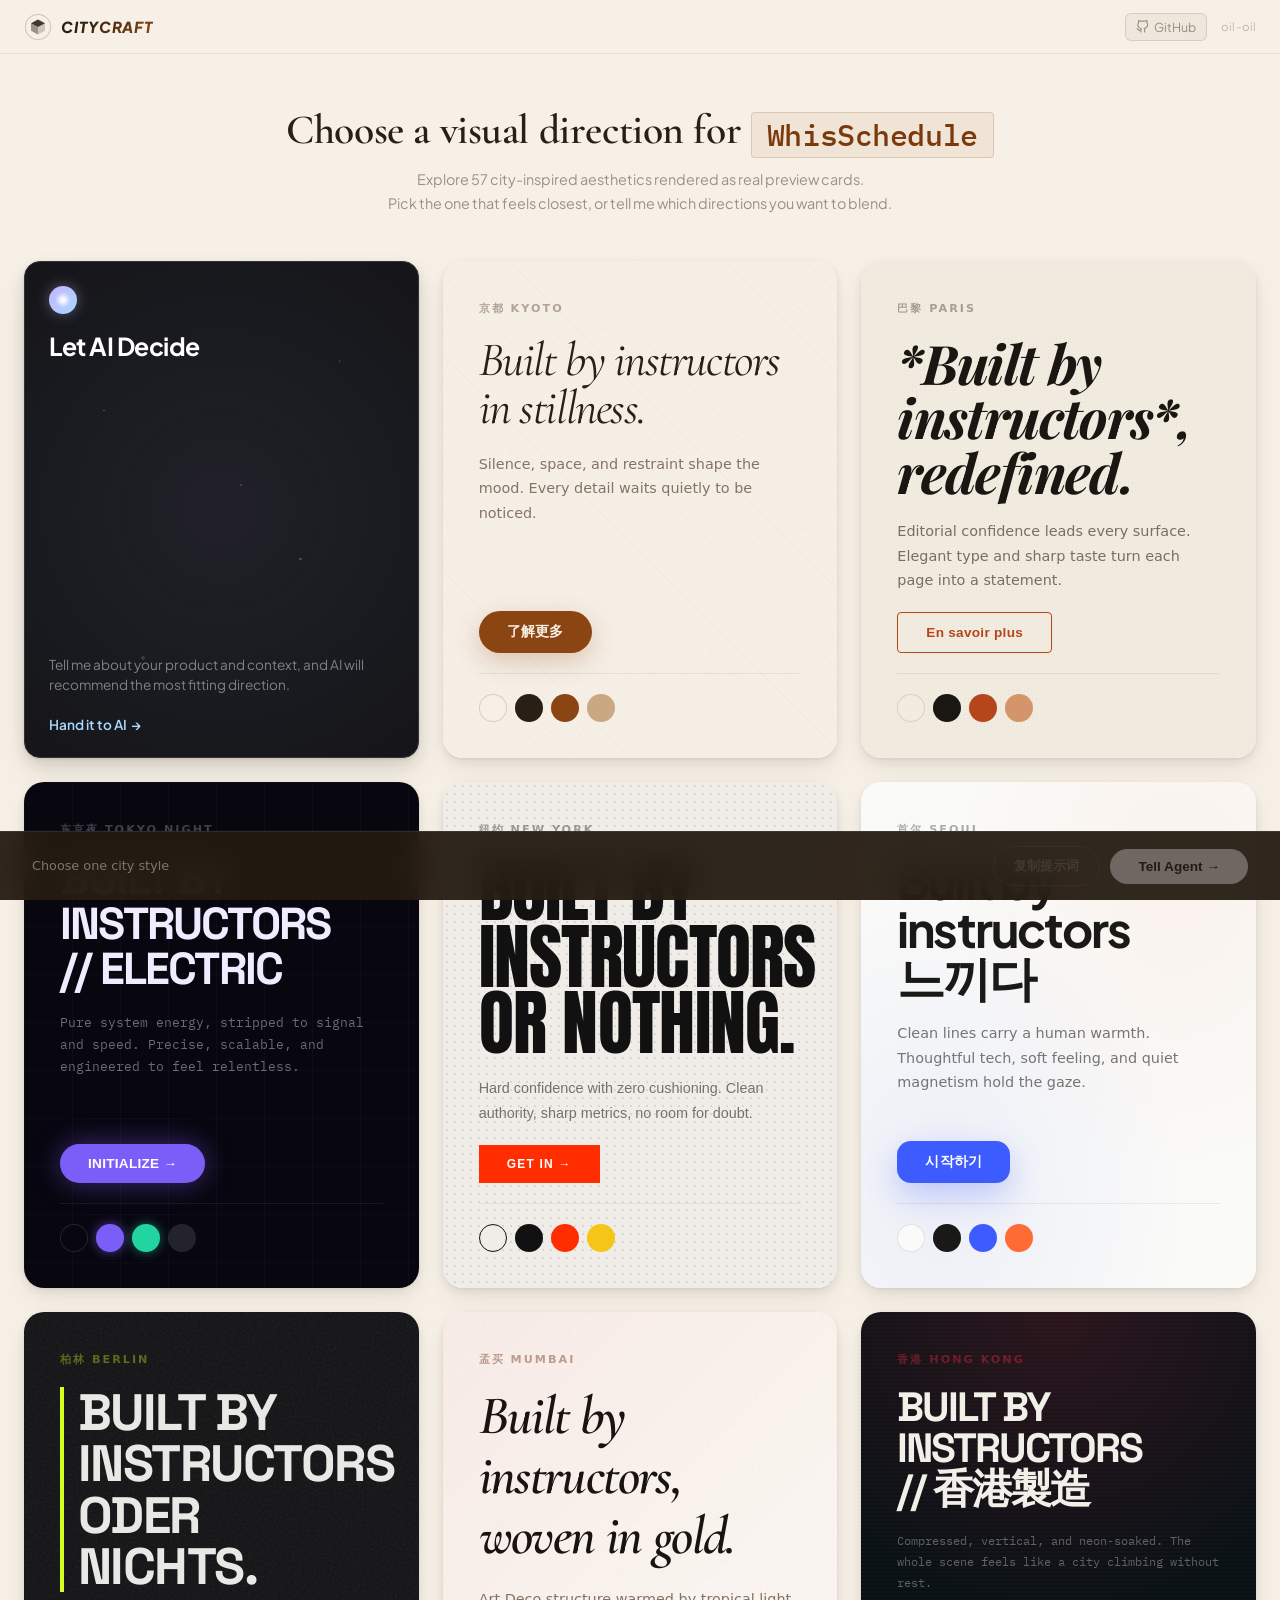
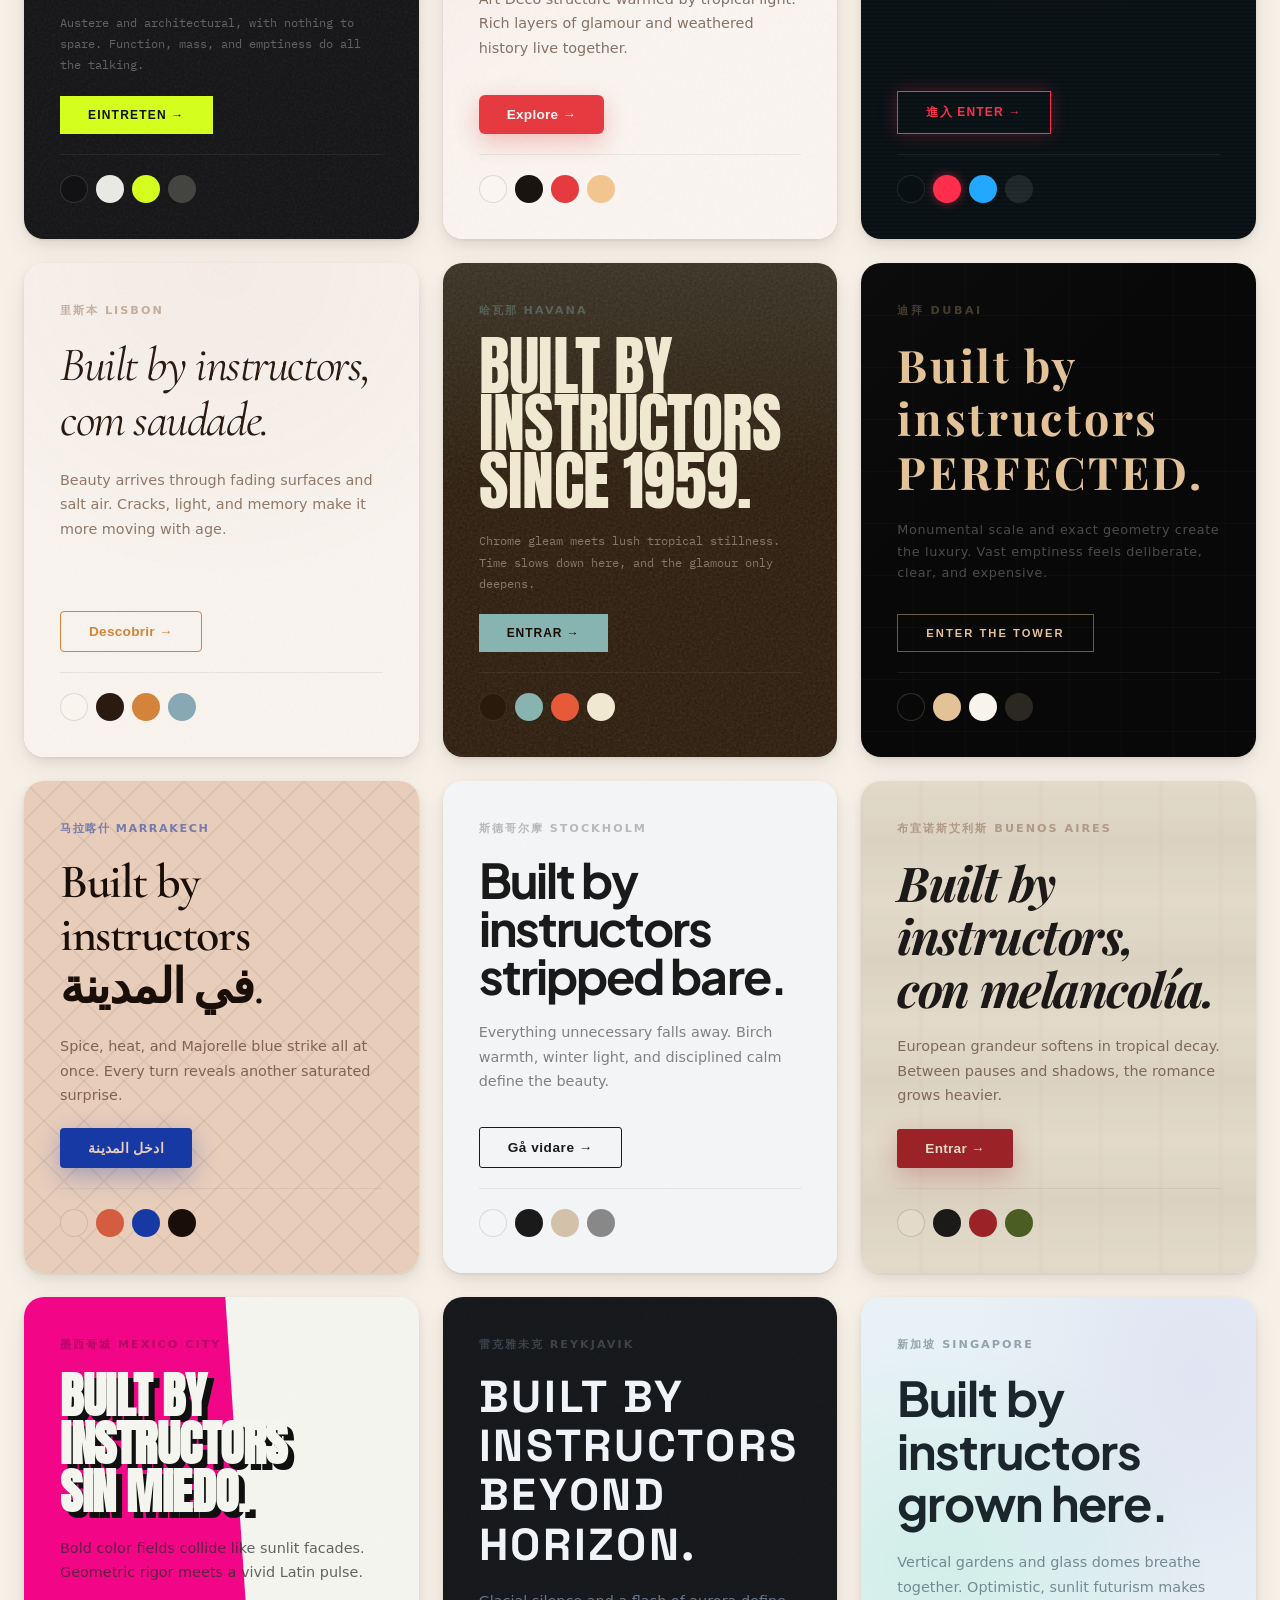
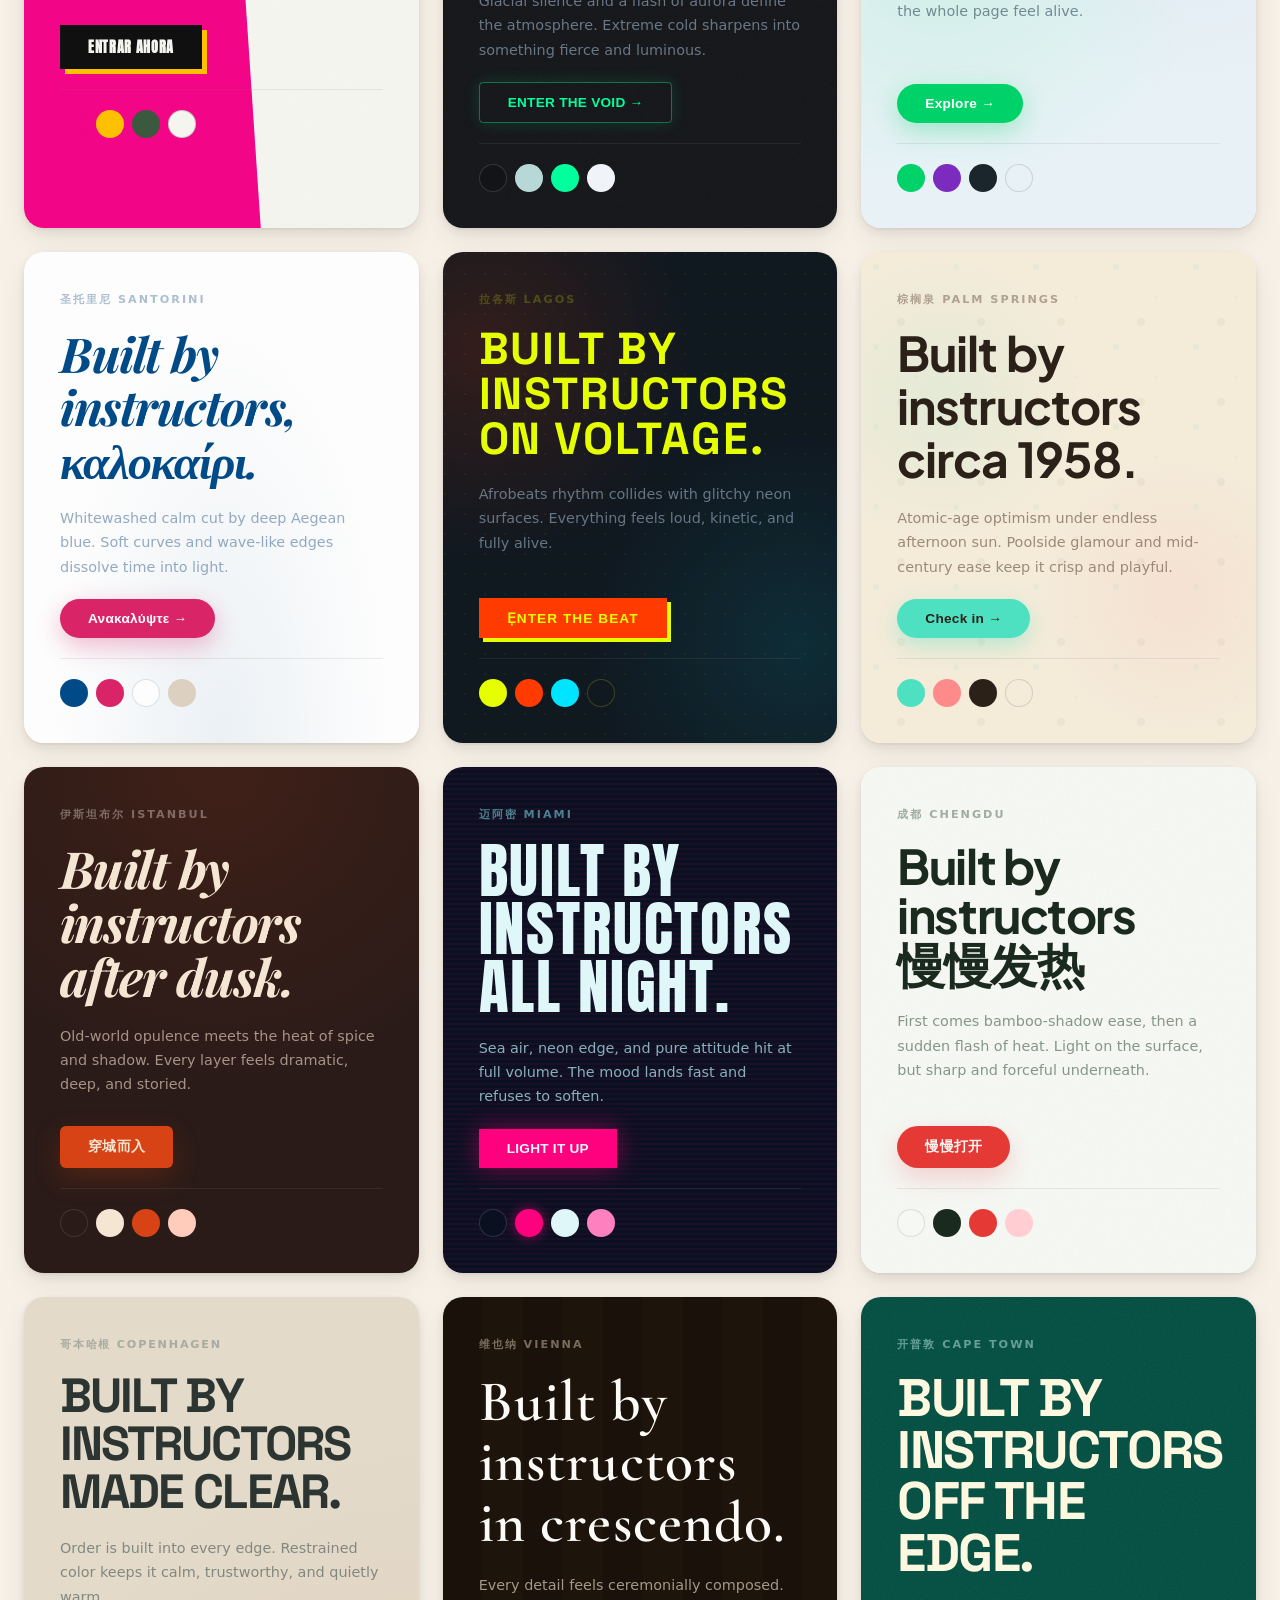
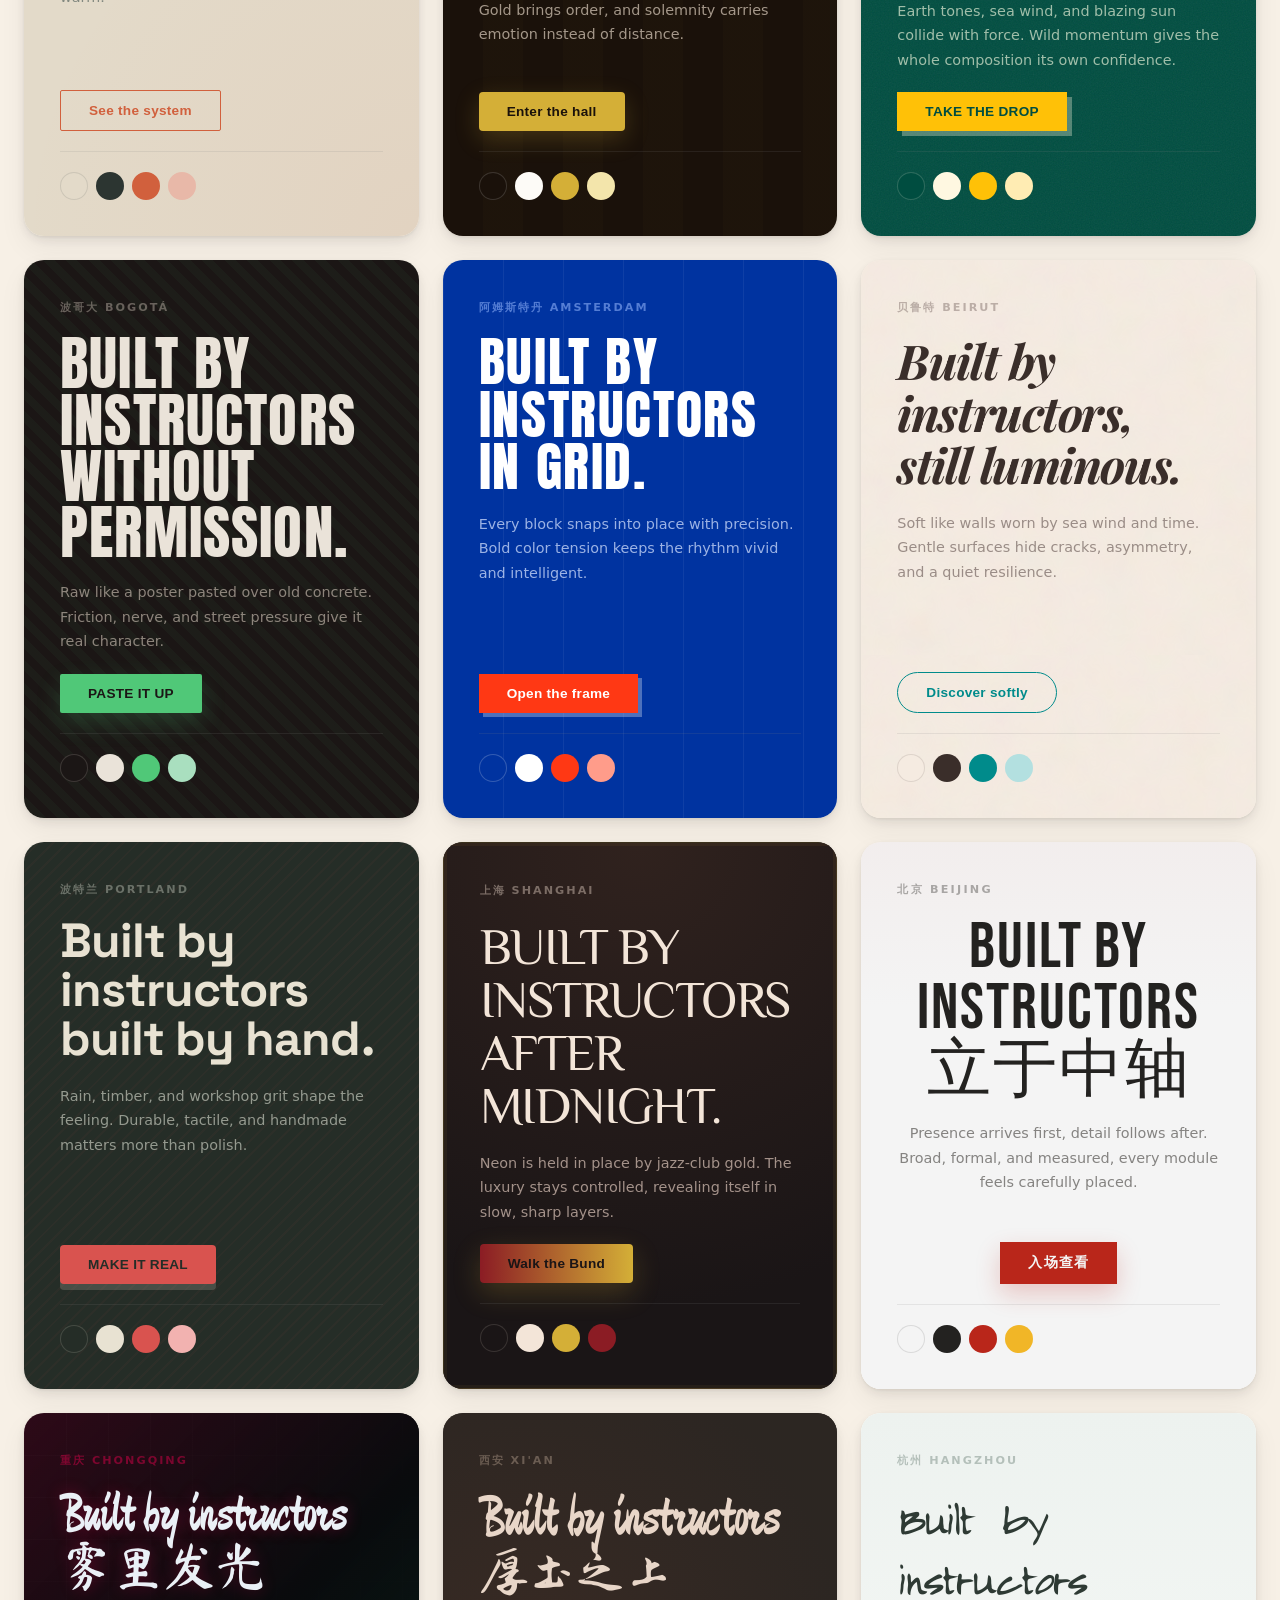
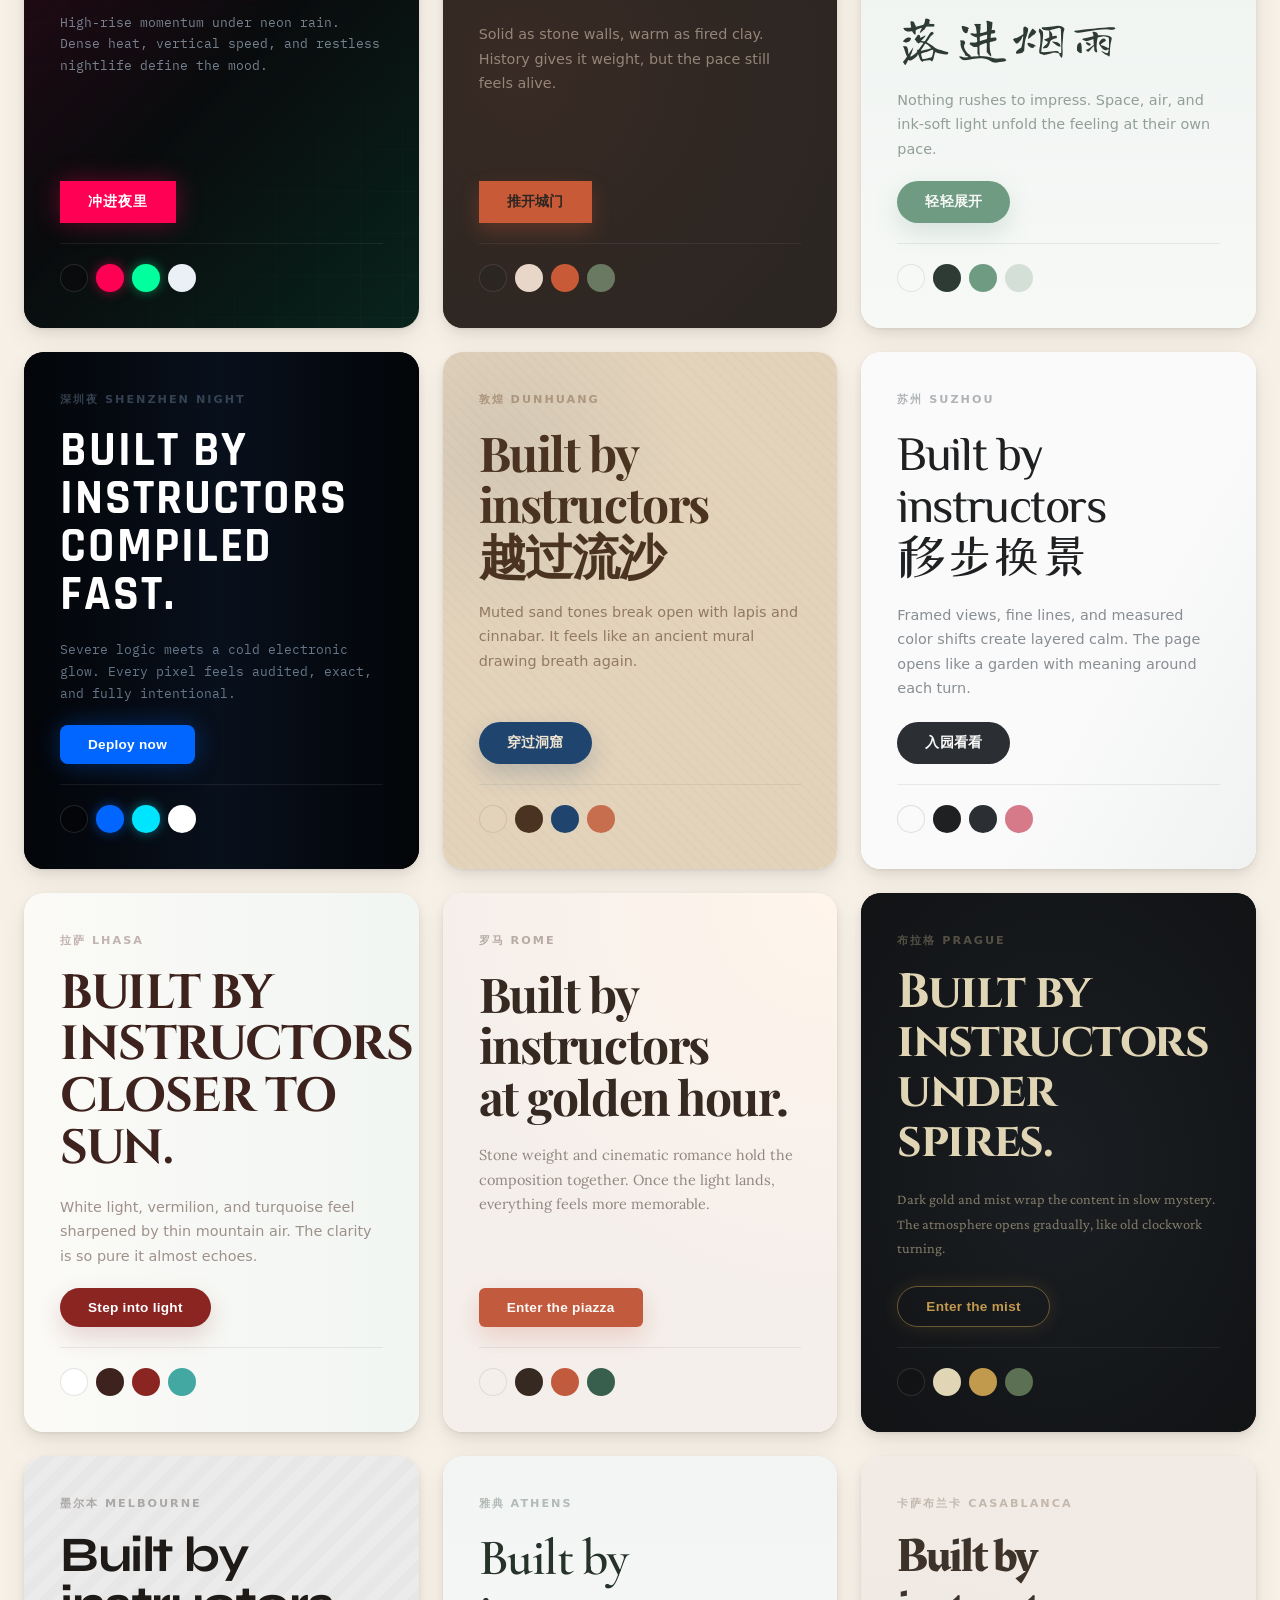
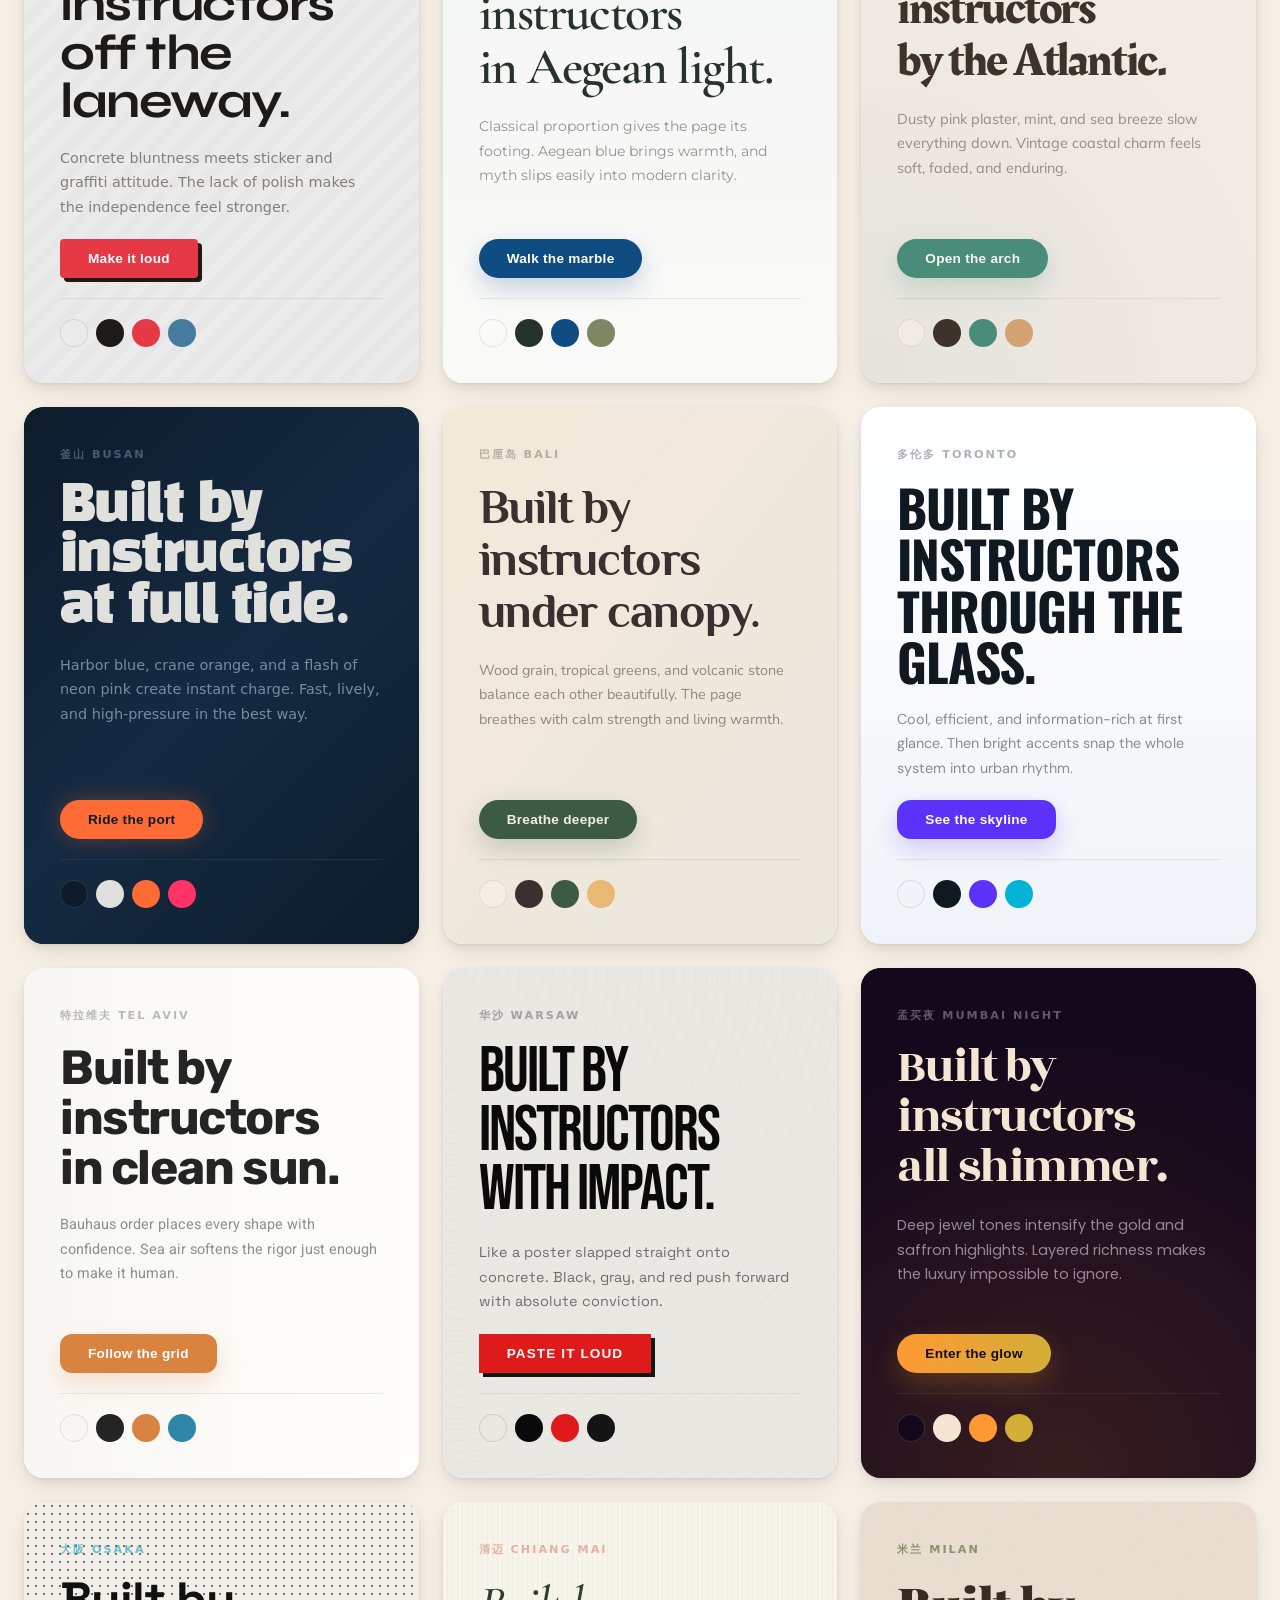
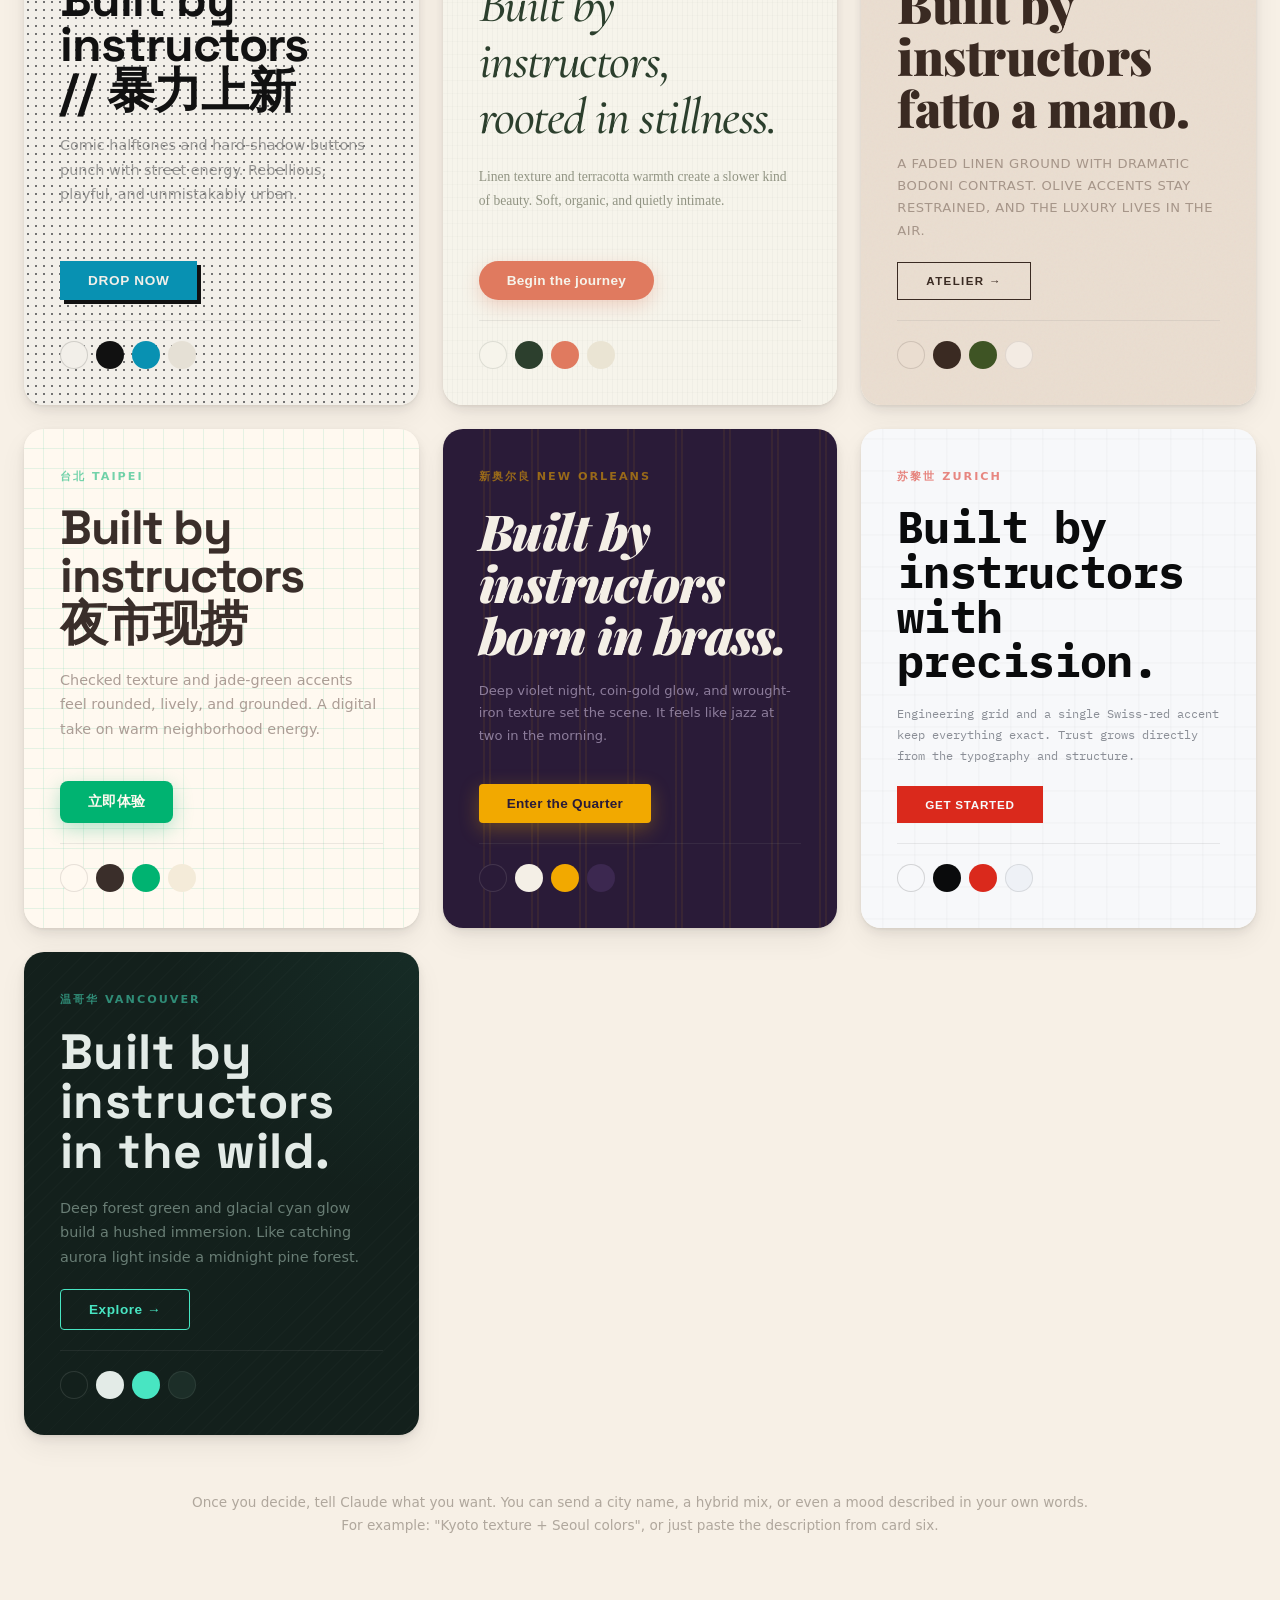
<file: style-preview.html>
<!DOCTYPE html>
<html lang="zh">
<head>
<meta charset="UTF-8">
<meta name="viewport" content="width=device-width, initial-scale=1.0">
<title>风格预览 — 请选择你的落地页美学方向</title>
<link rel="preconnect" href="https://fonts.googleapis.com">
<link href="https://fonts.googleapis.com/css2?family=Anton&family=Bebas+Neue&family=Black+Han+Sans&family=Cinzel:wght@400;700&family=Cormorant+Garamond:ital,wght@0,400;0,600;1,400&family=Crimson+Pro:wght@400;600&family=DM+Sans:wght@400;500;700&family=Heebo:wght@400;500;700&family=IBM+Plex+Mono:wght@400;500&family=Lora:wght@400;600&family=Long+Cang&family=Ma+Shan+Zheng&family=Montserrat:wght@400;600;700&family=Mulish:wght@400;600;700&family=Nunito:wght@400;600;700&family=Oswald:wght@500;700&family=Philosopher:wght@400;700&family=Playfair+Display:ital,wght@0,700;1,700&family=Plus+Jakarta+Sans:wght@400;600;700&family=Poppins:wght@400;600;700&family=Rajdhani:wght@500;700&family=Rakkas&family=Rozha+One&family=Rubik:wght@500;700&family=Space+Grotesk:wght@500;700&family=Syne:wght@500;700&family=ZCOOL+XiaoWei&family=Zhi+Mang+Xing&display=swap" rel="stylesheet">
<style>
*, *::before, *::after { box-sizing: border-box; margin: 0; padding: 0; }

body {
  background: #f7f0e6;
  color: #2a1f14;
  font-family: system-ui, sans-serif;
  padding: 54px 24px 100px;
  min-height: 100vh;
}

/* ── CITYCRAFT TOPBAR ────────────────────────────────────────── */
.cc-topbar {
  position: fixed;
  top: 0; left: 0; right: 0;
  height: 54px;
  display: flex;
  align-items: center;
  justify-content: space-between;
  padding: 0 24px;
  background: rgba(247,240,230,0.9);
  backdrop-filter: blur(14px);
  -webkit-backdrop-filter: blur(14px);
  border-bottom: 1px solid rgba(42,31,20,0.08);
  z-index: 200;
  font-family: 'Plus Jakarta Sans', system-ui, sans-serif;
}

.cc-brand {
  display: inline-flex;
  align-items: center;
  gap: 9px;
  text-decoration: none;
}
.cc-mark { display: flex; align-items: center; flex-shrink: 0; }
.cc-wordmark {
  font-size: 0.95rem;
  font-weight: 800;
  font-style: italic;
  letter-spacing: 0.06em;
  line-height: 1;
  background: linear-gradient(135deg, #2a1f14 20%, #8b4513 100%);
  -webkit-background-clip: text;
  -webkit-text-fill-color: transparent;
  background-clip: text;
}

.cc-topbar-right {
  display: flex;
  align-items: center;
  gap: 14px;
}
.cc-topbar .github-link {
  display: inline-flex;
  align-items: center;
  gap: 5px;
  color: rgba(42,31,20,0.45);
  text-decoration: none;
  font-size: 0.77rem;
  padding: 5px 10px;
  border-radius: 6px;
  border: 1px solid rgba(42,31,20,0.12);
  background: rgba(42,31,20,0.04);
  transition: all 0.15s ease;
}
.cc-topbar .github-link:hover {
  color: #2a1f14;
  border-color: rgba(42,31,20,0.22);
  background: rgba(42,31,20,0.08);
}
.cc-topbar .author-credit {
  font-size: 0.72rem;
  color: rgba(42,31,20,0.28);
  letter-spacing: 0.01em;
  text-decoration: none;
  transition: color 0.15s ease;
}
.cc-topbar .author-credit:hover {
  color: rgba(42,31,20,0.65);
  text-decoration: underline;
  text-underline-offset: 3px;
}
@media (max-width: 560px) { .cc-topbar .author-credit { display: none; } }

/* ── PAGE TITLE SECTION ──────────────────────────────────────── */
.page-title-section {
  text-align: center;
  padding: 3.2rem 24px 2.8rem;
  animation: ccFadeIn 0.6s ease forwards;
  opacity: 0;
}
.page-title-section h1 {
  font-family: 'Cormorant Garamond', Georgia, serif;
  font-size: clamp(1.8rem, 4vw, 2.6rem);
  font-weight: 600;
  color: #2a1f14;
  letter-spacing: -0.01em;
  margin: 0 0 10px 0;
  line-height: 1.25;
}
.product-name {
  display: inline-block;
  font-family: 'IBM Plex Mono', monospace;
  font-size: 0.72em;
  font-weight: 500;
  background: rgba(139,69,19,0.07);
  border: 1px solid rgba(139,69,19,0.18);
  color: #7a3a0e;
  padding: 0.12em 0.5em;
  border-radius: 4px;
  vertical-align: middle;
}
.page-title-section .subtitle {
  color: rgba(42,31,20,0.45);
  font-size: 0.9rem;
  line-height: 1.65;
  font-family: 'Plus Jakarta Sans', system-ui, sans-serif;
}

@keyframes ccFadeIn {
  0%   { opacity: 0; transform: translateY(-8px); }
  100% { opacity: 1; transform: translateY(0); }
}

/* ── AI-CHOOSE CARD ──────────────────────────────────────────── */
.card-ai-choose {
  width: 100%;
  border-radius: 16px;
  background: #16161a;
  position: relative;
  overflow: hidden;
  cursor: pointer;
  border: 1px solid #333;
  transition: all 0.3s cubic-bezier(0.25, 0.8, 0.25, 1);
  display: flex;
  flex-direction: column;
  padding: 1.5rem;
  min-height: 280px;
  box-shadow:
    0 1px 3px rgba(42,31,20,0.1),
    0 6px 16px rgba(42,31,20,0.12),
    0 16px 32px rgba(42,31,20,0.08);
}
.card-ai-choose::before {
  content: '';
  position: absolute;
  top: -50%; left: -50%; width: 200%; height: 200%;
  background: radial-gradient(circle at 50% 50%, rgba(196,181,253,0.07) 0%, rgba(168,216,255,0.03) 25%, transparent 50%);
  animation: ccRotateGlow 15s linear infinite;
  z-index: 1;
  pointer-events: none;
}
.card-ai-choose::after {
  content: '';
  position: absolute;
  inset: 0;
  background-image:
    radial-gradient(1px 1px at 20% 30%, rgba(255,255,255,0.6) 100%, transparent),
    radial-gradient(1.5px 1.5px at 70% 60%, rgba(196,181,253,0.7) 100%, transparent),
    radial-gradient(1px 1px at 80% 20%, rgba(255,255,255,0.5) 100%, transparent),
    radial-gradient(2px 2px at 30% 80%, rgba(168,216,255,0.5) 100%, transparent),
    radial-gradient(1px 1px at 55% 45%, rgba(255,255,255,0.4) 100%, transparent);
  opacity: 0.35;
  z-index: 1;
  pointer-events: none;
}
.card-ai-choose.selected {
  border-color: #c4b5fd;
  box-shadow:
    0 0 0 4px rgba(196,181,253,0.2),
    0 0 0 1px #c4b5fd,
    0 8px 24px rgba(42,31,20,0.14);
  transform: translateY(-4px);
}
.card-ai-choose:hover:not(.selected) {
  border-color: rgba(196,181,253,0.4);
  transform: translateY(-2px);
}
.card-ai-choose .content-layer {
  position: relative;
  z-index: 2;
  height: 100%;
  display: flex;
  flex-direction: column;
  gap: 0.5rem;
}
.card-ai-choose .ai-indicator {
  width: 28px;
  height: 28px;
  border-radius: 50%;
  background: linear-gradient(135deg, #c4b5fd, #a8d8ff);
  box-shadow: 0 0 14px rgba(196,181,253,0.4);
  margin-bottom: 0.5rem;
  animation: ccPulseOrb 3s ease-in-out infinite alternate;
  display: flex;
  align-items: center;
  justify-content: center;
}
.card-ai-choose .ai-indicator::after {
  content: '';
  width: 10px;
  height: 10px;
  border-radius: 50%;
  background: #fff;
  filter: blur(2px);
}
.card-ai-choose .ai-title {
  color: #ffffff;
  font-family: 'Plus Jakarta Sans', system-ui, sans-serif;
  font-size: 1.55rem;
  font-weight: 700;
  letter-spacing: -0.02em;
  margin: 0;
  flex: 1;
}
.card-ai-choose .ai-subtitle {
  color: rgba(255,255,255,0.45);
  font-family: 'Plus Jakarta Sans', system-ui, sans-serif;
  font-size: 0.85rem;
  line-height: 1.5;
  margin: 0;
}
.card-ai-choose .ai-cta {
  align-self: flex-start;
  color: #a8d8ff;
  font-family: 'Plus Jakarta Sans', system-ui, sans-serif;
  font-size: 0.85rem;
  font-weight: 600;
  margin-top: 0.8rem;
  display: flex;
  align-items: center;
  gap: 0.25rem;
  transition: gap 0.2s ease;
}
.card-ai-choose:hover .ai-cta { gap: 0.5rem; }

@keyframes ccRotateGlow {
  0%   { transform: rotate(0deg); }
  100% { transform: rotate(360deg); }
}
@keyframes ccPulseOrb {
  0%   { transform: scale(0.95); box-shadow: 0 0 10px rgba(196,181,253,0.3); }
  100% { transform: scale(1.05); box-shadow: 0 0 22px rgba(196,181,253,0.6); }
}

/* ── CARDS GRID ─────────────────────────────────────────────── */
.cards {
  display: grid;
  grid-template-columns: repeat(auto-fit, minmax(300px, 1fr));
  gap: 24px;
  max-width: 1400px;
  margin: 0 auto;
}

.card {
  border-radius: 20px;
  overflow: hidden;
  cursor: pointer;
  transition: transform 0.3s ease, box-shadow 0.3s ease;
  position: relative;
  display: flex;
  flex-direction: column;
  box-shadow:
    0 1px 3px rgba(42,31,20,0.07),
    0 4px 12px rgba(42,31,20,0.08),
    0 12px 28px rgba(42,31,20,0.06);
}
.card:hover {
  transform: translateY(-6px);
  box-shadow:
    0 2px 6px rgba(42,31,20,0.08),
    0 8px 20px rgba(42,31,20,0.1),
    0 20px 40px rgba(42,31,20,0.08);
}
.card.selected {
  outline: 3px solid #8b4513;
  outline-offset: 4px;
  transform: scale(1.02);
  z-index: 10;
  box-shadow:
    0 0 0 6px rgba(139,69,19,0.12),
    0 12px 32px rgba(42,31,20,0.14);
}
.card.selected:hover { transform: scale(1.02) translateY(-6px); }
.card-check {
  position: absolute;
  top: 14px;
  right: 14px;
  width: 34px;
  height: 34px;
  border-radius: 999px;
  display: flex;
  align-items: center;
  justify-content: center;
  background: rgba(255,255,255,0.92);
  color: #111;
  box-shadow: 0 12px 30px rgba(0,0,0,0.28);
  opacity: 0;
  transform: scale(0.85);
  transition: opacity 0.2s ease, transform 0.2s ease;
  pointer-events: none;
  z-index: 15;
}
.card.selected .card-check {
  opacity: 1;
  transform: scale(1);
}

.card-body {
  padding: 40px 36px 36px;
  flex: 1;
  display: flex;
  flex-direction: column;
  gap: 20px;
  position: relative;
}

/* City label */
.city-label {
  font-size: 0.7rem;
  letter-spacing: 0.18em;
  text-transform: uppercase;
  opacity: 0.55;
  font-weight: 600;
}

/* Headline */
.card-headline {
  line-height: 1.0;
  letter-spacing: -0.03em;
  flex-shrink: 0;
}

/* Body text */
.card-body-text {
  font-size: 0.9rem;
  line-height: 1.7;
  opacity: 0.72;
  flex: 1;
}

/* Button */
.card-btn {
  display: inline-block;
  padding: 12px 28px;
  border-radius: 100px;
  font-size: 0.85rem;
  font-weight: 600;
  cursor: pointer;
  border: none;
  align-self: flex-start;
  letter-spacing: 0.02em;
}

/* Palette swatches */
.palette {
  display: flex;
  gap: 8px;
  margin-top: auto;
  padding-top: 20px;
  border-top: 1px solid rgba(128,128,128,0.15);
}
.swatch {
  width: 28px;
  height: 28px;
  border-radius: 50%;
  flex-shrink: 0;
}

/* ── 1. KYOTO ────────────────────────────────────────────────── */
.card-kyoto .card-body {
  background: #f7f0e6;
  background-image:
    url("data:image/svg+xml,%3Csvg xmlns='http://www.w3.org/2000/svg' width='200' height='200'%3E%3Cfilter id='n'%3E%3CfeTurbulence type='fractalNoise' baseFrequency='0.65' numOctaves='3' stitchTiles='stitch'/%3E%3CfeColorMatrix type='saturate' values='0'/%3E%3C/filter%3E%3Crect width='200' height='200' filter='url(%23n)' opacity='0.04'/%3E%3C/svg%3E"),
    repeating-linear-gradient(45deg, transparent, transparent 18px, rgba(42,31,20,0.016) 18px, rgba(42,31,20,0.016) 19px);
  color: #2a1f14;
}
.card-kyoto .city-label { color: #7a6655; }
.card-kyoto .card-headline {
  font-family: 'Cormorant Garamond', Georgia, serif;
  font-size: clamp(2rem, 4vw, 3rem);
  font-style: italic;
  font-weight: 400;
  color: #2a1f14;
}
.card-kyoto .card-body-text { color: #5a4535; }
.card-kyoto .card-btn {
  background: #8b4513;
  color: #f7f0e6;
  box-shadow: 0 8px 24px rgba(139,69,19,0.25);
}
.card-kyoto .palette .swatch:nth-child(1) { background: #f7f0e6; border: 1px solid rgba(42,31,20,0.15); }
.card-kyoto .palette .swatch:nth-child(2) { background: #2a1f14; }
.card-kyoto .palette .swatch:nth-child(3) { background: #8b4513; }
.card-kyoto .palette .swatch:nth-child(4) { background: #c9a882; }

/* ── 2. PARIS ────────────────────────────────────────────────── */
.card-paris .card-body {
  background: #f2ece0;
  background-image:
    repeating-linear-gradient(90deg, transparent, transparent 3px, rgba(26,22,18,0.011) 3px, rgba(26,22,18,0.011) 4px),
    repeating-linear-gradient(0deg,  transparent, transparent 3px, rgba(26,22,18,0.011) 3px, rgba(26,22,18,0.011) 4px);
  color: #1a1612;
}
.card-paris .city-label { color: #6b5f52; }
.card-paris .card-headline {
  font-family: 'Playfair Display', Georgia, serif;
  font-size: clamp(2.2rem, 4.5vw, 3.4rem);
  font-style: italic;
  font-weight: 700;
  color: #1a1612;
}
.card-paris .card-body-text { color: #4a3f34; }
.card-paris .card-btn {
  background: transparent;
  color: #b5451b;
  border: 1.5px solid #b5451b;
  border-radius: 4px;
}
.card-paris .palette .swatch:nth-child(1) { background: #f2ece0; border: 1px solid rgba(26,22,18,0.12); }
.card-paris .palette .swatch:nth-child(2) { background: #1a1612; }
.card-paris .palette .swatch:nth-child(3) { background: #b5451b; }
.card-paris .palette .swatch:nth-child(4) { background: #d4956a; }

/* ── 3. TOKYO NIGHT ──────────────────────────────────────────── */
.card-tokyo .card-body {
  background: #08060f;
  background-image:
    linear-gradient(rgba(240,236,255,0.022) 1px, transparent 1px),
    linear-gradient(90deg, rgba(240,236,255,0.022) 1px, transparent 1px);
  background-size: 48px 48px;
  color: #f0ecff;
}
.card-tokyo .city-label { color: rgba(240,236,255,0.45); }
.card-tokyo .card-headline {
  font-family: 'Space Grotesk', sans-serif;
  font-size: clamp(1.8rem, 3.5vw, 2.8rem);
  font-weight: 700;
  text-transform: uppercase;
  letter-spacing: -0.04em;
  color: #f0ecff;
}
.card-tokyo .card-body-text { color: rgba(240,236,255,0.6); font-family: 'IBM Plex Mono', monospace; font-size: 0.82rem; }
.card-tokyo .card-btn {
  background: #7b5ef8;
  color: #fff;
  box-shadow: 0 0 28px rgba(123,94,248,0.45);
}
.card-tokyo .palette .swatch:nth-child(1) { background: #08060f; border: 1px solid rgba(240,236,255,0.12); }
.card-tokyo .palette .swatch:nth-child(2) { background: #7b5ef8; box-shadow: 0 0 12px rgba(123,94,248,0.6); }
.card-tokyo .palette .swatch:nth-child(3) { background: #22d4a0; box-shadow: 0 0 12px rgba(34,212,160,0.5); }
.card-tokyo .palette .swatch:nth-child(4) { background: rgba(240,236,255,0.12); }

/* ── 4. NEW YORK ─────────────────────────────────────────────── */
.card-newyork .card-body {
  background: #f0ede8;
  background-image: radial-gradient(circle, rgba(17,17,17,0.1) 1px, transparent 1px);
  background-size: 8px 8px;
  color: #111;
}
.card-newyork .city-label { color: #555; }
.card-newyork .card-headline {
  font-family: 'Anton', 'Bebas Neue', Impact, sans-serif;
  font-size: clamp(2.8rem, 6vw, 4.5rem);
  font-weight: 400;
  text-transform: uppercase;
  letter-spacing: -0.01em;
  line-height: 0.92;
  color: #111;
}
.card-newyork .card-body-text { color: #444; font-family: 'Helvetica Neue', Arial, sans-serif; }
.card-newyork .card-btn {
  background: #ff2d00;
  color: #fff;
  border-radius: 0;
  text-transform: uppercase;
  font-size: 0.75rem;
  letter-spacing: 0.1em;
}
.card-newyork .palette .swatch:nth-child(1) { background: #f0ede8; border: 1px solid #111; }
.card-newyork .palette .swatch:nth-child(2) { background: #111; }
.card-newyork .palette .swatch:nth-child(3) { background: #ff2d00; }
.card-newyork .palette .swatch:nth-child(4) { background: #f5c518; }

/* ── 5. SEOUL ────────────────────────────────────────────────── */
.card-seoul .card-body {
  background: #fafaf8;
  background-image:
    radial-gradient(ellipse at 20% 80%, rgba(61,92,255,0.07) 0%, transparent 55%),
    radial-gradient(ellipse at 80% 20%, rgba(255,107,53,0.055) 0%, transparent 50%);
  color: #191917;
}
.card-seoul .city-label { color: #6b6b63; }
.card-seoul .card-headline {
  font-family: 'Plus Jakarta Sans', sans-serif;
  font-size: clamp(2rem, 4vw, 3rem);
  font-weight: 700;
  letter-spacing: -0.04em;
  color: #191917;
}
.card-seoul .card-body-text { color: #444442; }
.card-seoul .card-btn {
  background: #3d5cff;
  color: #fff;
  border-radius: 14px;
  box-shadow: 0 12px 32px rgba(61,92,255,0.28);
}
.card-seoul .palette .swatch:nth-child(1) { background: #fafaf8; border: 1px solid rgba(25,25,23,0.1); }
.card-seoul .palette .swatch:nth-child(2) { background: #191917; }
.card-seoul .palette .swatch:nth-child(3) { background: #3d5cff; }
.card-seoul .palette .swatch:nth-child(4) { background: #ff6b35; }

/* ── 6. BERLIN ───────────────────────────────────────────────── */
.card-berlin .card-body {
  background: #121214;
  background-image: url("data:image/svg+xml,%3Csvg viewBox='0 0 200 200' xmlns='http://www.w3.org/2000/svg'%3E%3Cfilter id='n'%3E%3CfeTurbulence type='fractalNoise' baseFrequency='0.85' numOctaves='3' stitchTiles='stitch'/%3E%3C/filter%3E%3Crect width='200' height='200' filter='url(%23n)' opacity='0.08'/%3E%3C/svg%3E");
  color: #e8e8e4;
}
.card-berlin .city-label { color: rgba(212,255,30,0.65); }
.card-berlin .card-headline {
  font-family: 'Space Grotesk', sans-serif;
  font-size: clamp(2rem, 4vw, 3.2rem);
  font-weight: 700;
  text-transform: uppercase;
  letter-spacing: -0.03em;
  color: #e8e8e4;
  border-left: 4px solid #D4FF1E;
  padding-left: 14px;
}
.card-berlin .card-body-text { color: rgba(232,232,228,0.5); font-family: 'IBM Plex Mono', monospace; font-size: 0.78rem; }
.card-berlin .card-btn {
  background: #D4FF1E;
  color: #121214;
  border-radius: 0;
  text-transform: uppercase;
  font-size: 0.75rem;
  letter-spacing: 0.1em;
  font-weight: 700;
}
.card-berlin .palette .swatch:nth-child(1) { background: #121214; border: 1px solid rgba(232,232,228,0.15); }
.card-berlin .palette .swatch:nth-child(2) { background: #e8e8e4; }
.card-berlin .palette .swatch:nth-child(3) { background: #D4FF1E; }
.card-berlin .palette .swatch:nth-child(4) { background: #444440; }

/* ── 7. MUMBAI ───────────────────────────────────────────────── */
.card-mumbai .card-body {
  background: #FAF5F0;
  background-image:
    linear-gradient(135deg, rgba(229,58,64,0.05) 0%, transparent 60%),
    url("data:image/svg+xml,%3Csvg viewBox='0 0 200 200' xmlns='http://www.w3.org/2000/svg'%3E%3Cfilter id='n'%3E%3CfeTurbulence type='fractalNoise' baseFrequency='0.5' numOctaves='2' stitchTiles='stitch'/%3E%3CfeColorMatrix type='saturate' values='0'/%3E%3C/filter%3E%3Crect width='200' height='200' filter='url(%23n)' opacity='0.04'/%3E%3C/svg%3E");
  color: #1a1410;
}
.card-mumbai .city-label { color: #8a5a40; }
.card-mumbai .card-headline {
  font-family: 'Cormorant Garamond', Georgia, serif;
  font-size: clamp(2.2rem, 4.5vw, 3.4rem);
  font-weight: 600;
  font-style: italic;
  color: #1a1410;
  line-height: 1.1;
}
.card-mumbai .card-body-text { color: #5a4030; }
.card-mumbai .card-btn {
  background: #E53A40;
  color: #FAF5F0;
  border-radius: 6px;
  box-shadow: 0 8px 24px rgba(229,58,64,0.3);
}
.card-mumbai .palette .swatch:nth-child(1) { background: #FAF5F0; border: 1px solid rgba(26,20,16,0.12); }
.card-mumbai .palette .swatch:nth-child(2) { background: #1a1410; }
.card-mumbai .palette .swatch:nth-child(3) { background: #E53A40; }
.card-mumbai .palette .swatch:nth-child(4) { background: #F2C590; }

/* ── 8. HONG KONG ─────────────────────────────────────────────── */
.card-hongkong .card-body {
  background: #081014;
  background-image:
    repeating-linear-gradient(0deg, transparent, transparent 2px, rgba(230,244,241,0.018) 2px, rgba(230,244,241,0.018) 4px),
    radial-gradient(circle at 50% 0%, rgba(255,46,76,0.14) 0%, transparent 55%);
  color: #f0f0e8;
}
.card-hongkong .city-label { color: rgba(255,46,76,0.65); }
.card-hongkong .card-headline {
  font-family: 'Space Grotesk', sans-serif;
  font-size: clamp(1.6rem, 3.2vw, 2.6rem);
  font-weight: 700;
  text-transform: uppercase;
  letter-spacing: -0.05em;
  color: #f0f0e8;
  line-height: 1.0;
}
.card-hongkong .card-body-text { color: rgba(240,240,232,0.5); font-family: 'IBM Plex Mono', monospace; font-size: 0.78rem; }
.card-hongkong .card-btn {
  background: transparent;
  color: #FF2E4C;
  border: 1.5px solid #FF2E4C;
  border-radius: 0;
  box-shadow: 0 0 18px rgba(255,46,76,0.28);
  text-transform: uppercase;
  font-size: 0.75rem;
  letter-spacing: 0.1em;
}
.card-hongkong .palette .swatch:nth-child(1) { background: #081014; border: 1px solid rgba(240,240,232,0.1); }
.card-hongkong .palette .swatch:nth-child(2) { background: #FF2E4C; box-shadow: 0 0 10px rgba(255,46,76,0.5); }
.card-hongkong .palette .swatch:nth-child(3) { background: #22a8ff; }
.card-hongkong .palette .swatch:nth-child(4) { background: rgba(240,240,232,0.1); }

/* ── 9. LISBON ────────────────────────────────────────────────── */
.card-lisbon .card-body {
  background: #F9F4EE;
  background-image:
    radial-gradient(circle at 50% 0%, rgba(200,90,71,0.05) 0%, transparent 60%),
    url("data:image/svg+xml,%3Csvg viewBox='0 0 200 200' xmlns='http://www.w3.org/2000/svg'%3E%3Cfilter id='n'%3E%3CfeTurbulence type='fractalNoise' baseFrequency='0.85' numOctaves='3' stitchTiles='stitch'/%3E%3CfeColorMatrix type='saturate' values='0'/%3E%3C/filter%3E%3Crect width='200' height='200' filter='url(%23n)' opacity='0.05'/%3E%3C/svg%3E");
  color: #2a1a10;
}
.card-lisbon .city-label { color: #9a7a60; }
.card-lisbon .card-headline {
  font-family: 'Cormorant Garamond', Georgia, serif;
  font-size: clamp(2rem, 4vw, 3rem);
  font-style: italic;
  font-weight: 400;
  color: #2a1a10;
  line-height: 1.15;
}
.card-lisbon .card-body-text { color: #6a4a34; }
.card-lisbon .card-btn {
  background: transparent;
  color: #D4843A;
  border: 1.5px solid #D4843A;
  border-radius: 4px;
}
.card-lisbon .palette .swatch:nth-child(1) { background: #F9F4EE; border: 1px solid rgba(42,26,16,0.12); }
.card-lisbon .palette .swatch:nth-child(2) { background: #2a1a10; }
.card-lisbon .palette .swatch:nth-child(3) { background: #D4843A; }
.card-lisbon .palette .swatch:nth-child(4) { background: #87A8B4; }

/* ── 10. HAVANA ───────────────────────────────────────────────── */
.card-havana .card-body {
  background: #2a1a0a;
  background-image:
    linear-gradient(180deg, rgba(135,179,176,0.14) 0%, transparent 45%),
    url("data:image/svg+xml,%3Csvg viewBox='0 0 400 400' xmlns='http://www.w3.org/2000/svg'%3E%3Cfilter id='n'%3E%3CfeTurbulence type='fractalNoise' baseFrequency='0.4' numOctaves='4' stitchTiles='stitch'/%3E%3CfeColorMatrix type='saturate' values='0'/%3E%3C/filter%3E%3Crect width='400' height='400' filter='url(%23n)' opacity='0.14'/%3E%3C/svg%3E");
  color: #f0e8d0;
}
.card-havana .city-label { color: rgba(135,179,176,0.65); }
.card-havana .card-headline {
  font-family: 'Anton', Impact, sans-serif;
  font-size: clamp(2.5rem, 5vw, 4rem);
  font-weight: 400;
  text-transform: uppercase;
  letter-spacing: -0.01em;
  line-height: 0.9;
  color: #f0e8d0;
}
.card-havana .card-body-text { color: rgba(240,232,208,0.6); font-family: 'IBM Plex Mono', monospace; font-size: 0.78rem; }
.card-havana .card-btn {
  background: #87B3B0;
  color: #1a0d04;
  border-radius: 0;
  font-weight: 700;
  text-transform: uppercase;
  font-size: 0.75rem;
  letter-spacing: 0.08em;
}
.card-havana .palette .swatch:nth-child(1) { background: #2a1a0a; border: 1px solid rgba(240,232,208,0.1); }
.card-havana .palette .swatch:nth-child(2) { background: #87B3B0; }
.card-havana .palette .swatch:nth-child(3) { background: #E65A3A; }
.card-havana .palette .swatch:nth-child(4) { background: #f0e8d0; }

/* ── 11. DUBAI ────────────────────────────────────────────────── */
.card-dubai .card-body {
  background: #080809;
  background-image:
    linear-gradient(135deg, rgba(255,255,255,0.015) 0%, transparent 40%),
    linear-gradient(to right, rgba(227,194,152,0.028) 1px, transparent 1px),
    linear-gradient(to bottom, rgba(227,194,152,0.028) 1px, transparent 1px);
  background-size: auto, 52px 52px, 52px 52px;
  color: #f8f4ec;
}
.card-dubai .city-label { color: rgba(227,194,152,0.5); letter-spacing: 0.22em; }
.card-dubai .card-headline {
  font-family: 'Playfair Display', Georgia, serif;
  font-size: clamp(1.8rem, 3.5vw, 2.8rem);
  font-weight: 700;
  letter-spacing: 0.06em;
  color: #E3C298;
  line-height: 1.2;
}
.card-dubai .card-body-text { color: rgba(248,244,236,0.4); font-size: 0.8rem; letter-spacing: 0.05em; }
.card-dubai .card-btn {
  background: transparent;
  color: #E3C298;
  border: 1px solid rgba(227,194,152,0.45);
  border-radius: 0;
  letter-spacing: 0.18em;
  font-size: 0.7rem;
  text-transform: uppercase;
}
.card-dubai .palette .swatch:nth-child(1) { background: #080809; border: 1px solid rgba(227,194,152,0.2); }
.card-dubai .palette .swatch:nth-child(2) { background: #E3C298; }
.card-dubai .palette .swatch:nth-child(3) { background: #f8f4ec; }
.card-dubai .palette .swatch:nth-child(4) { background: #2a2820; }

/* ── 12. MARRAKECH ────────────────────────────────────────────── */
.card-marrakech .card-body {
  background: #E8CDBB;
  background-image:
    linear-gradient(135deg, transparent 48%, rgba(45,30,22,0.07) 49%, rgba(45,30,22,0.07) 51%, transparent 52%),
    linear-gradient(45deg,  transparent 48%, rgba(45,30,22,0.07) 49%, rgba(45,30,22,0.07) 51%, transparent 52%);
  background-size: 40px 40px;
  color: #1a0f08;
}
.card-marrakech .city-label { color: #1639A4; letter-spacing: 0.14em; }
.card-marrakech .card-headline {
  font-family: 'Cormorant Garamond', Georgia, serif;
  font-size: clamp(2rem, 4vw, 3rem);
  font-weight: 600;
  color: #1a0f08;
  line-height: 1.1;
}
.card-marrakech .card-body-text { color: #5a3a28; }
.card-marrakech .card-btn {
  background: #1639A4;
  color: #E8CDBB;
  border-radius: 4px;
  box-shadow: 0 8px 24px rgba(22,57,164,0.32);
}
.card-marrakech .palette .swatch:nth-child(1) { background: #E8CDBB; border: 1px solid rgba(45,30,22,0.12); }
.card-marrakech .palette .swatch:nth-child(2) { background: #D45D3F; }
.card-marrakech .palette .swatch:nth-child(3) { background: #1639A4; }
.card-marrakech .palette .swatch:nth-child(4) { background: #1a0f08; }

/* ── 13. STOCKHOLM ────────────────────────────────────────────── */
.card-stockholm .card-body {
  background: #F4F5F6;
  background-image: url("data:image/svg+xml,%3Csvg viewBox='0 0 200 200' xmlns='http://www.w3.org/2000/svg'%3E%3Cfilter id='n'%3E%3CfeTurbulence type='fractalNoise' baseFrequency='0.85' numOctaves='3' stitchTiles='stitch'/%3E%3CfeColorMatrix type='saturate' values='0'/%3E%3C/filter%3E%3Crect width='200' height='200' filter='url(%23n)' opacity='0.025'/%3E%3C/svg%3E");
  color: #1a1a1a;
}
.card-stockholm .city-label { color: #888; }
.card-stockholm .card-headline {
  font-family: 'Plus Jakarta Sans', sans-serif;
  font-size: clamp(2rem, 4vw, 3rem);
  font-weight: 700;
  letter-spacing: -0.04em;
  color: #1a1a1a;
  line-height: 1.0;
}
.card-stockholm .card-body-text { color: #555; }
.card-stockholm .card-btn {
  background: transparent;
  color: #1a1a1a;
  border: 1.5px solid #1a1a1a;
  border-radius: 3px;
  letter-spacing: 0.04em;
}
.card-stockholm .palette .swatch:nth-child(1) { background: #F4F5F6; border: 1px solid rgba(26,26,26,0.12); }
.card-stockholm .palette .swatch:nth-child(2) { background: #1a1a1a; }
.card-stockholm .palette .swatch:nth-child(3) { background: #D4C1A9; }
.card-stockholm .palette .swatch:nth-child(4) { background: #888; }

/* ── 14. BUENOS AIRES ─────────────────────────────────────────── */
.card-buenosaires .card-body {
  background: #E3DAC9;
  background-image:
    linear-gradient(to bottom, rgba(26,17,13,0) 0%, rgba(26,17,13,0.04) 50%, rgba(26,17,13,0) 100%),
    linear-gradient(to right, rgba(155,34,38,0.025) 0%, transparent 5%, transparent 95%, rgba(155,34,38,0.025) 100%);
  background-size: 100% 120px, 60px 100%;
  color: #1C1A18;
}
.card-buenosaires .city-label { color: #8a6a50; }
.card-buenosaires .card-headline {
  font-family: 'Playfair Display', Georgia, serif;
  font-size: clamp(2rem, 4vw, 3rem);
  font-style: italic;
  font-weight: 700;
  color: #1C1A18;
  line-height: 1.1;
}
.card-buenosaires .card-body-text { color: #5a4030; }
.card-buenosaires .card-btn {
  background: #9B2226;
  color: #E3DAC9;
  border-radius: 3px;
  box-shadow: 0 8px 24px rgba(155,34,38,0.28);
}
.card-buenosaires .palette .swatch:nth-child(1) { background: #E3DAC9; border: 1px solid rgba(26,17,13,0.15); }
.card-buenosaires .palette .swatch:nth-child(2) { background: #1C1A18; }
.card-buenosaires .palette .swatch:nth-child(3) { background: #9B2226; }
.card-buenosaires .palette .swatch:nth-child(4) { background: #4A5D23; }

/* ── 15. MEXICO CITY ─────────────────────────────────────────── */
.card-mexicocity .card-body {
  background: #F5F5F0;
  background-image:
    url("data:image/svg+xml,%3Csvg xmlns='http://www.w3.org/2000/svg' width='150' height='150'%3E%3Cfilter id='n'%3E%3CfeTurbulence type='fractalNoise' baseFrequency='0.75' numOctaves='4' stitchTiles='stitch'/%3E%3CfeColorMatrix type='saturate' values='0'/%3E%3C/filter%3E%3Crect width='150' height='150' filter='url(%23n)' opacity='0.03'/%3E%3C/svg%3E");
  color: #101010;
  position: relative;
}
.card-mexicocity .card-body::before {
  content: '';
  position: absolute;
  top: 0; left: 0;
  width: 60%;
  height: 100%;
  background: #F20587;
  z-index: 0;
  clip-path: polygon(0 0, 85% 0, 100% 100%, 0 100%);
}
.card-mexicocity .card-body > * { position: relative; z-index: 1; }
.card-mexicocity .city-label { color: rgba(16,16,16,0.5); }
.card-mexicocity .card-headline {
  font-family: 'Anton', sans-serif;
  font-size: clamp(2rem, 4vw, 3rem);
  font-weight: 900;
  text-transform: uppercase;
  color: #F5F5F0;
  line-height: 1.0;
  letter-spacing: -0.01em;
  text-shadow: 6px 6px 0 #101010;
}
.card-mexicocity .card-body-text { color: #2a2a2a; }
.card-mexicocity .card-btn {
  background: #101010;
  color: #F5F5F0;
  border-radius: 0;
  box-shadow: 5px 5px 0 #FFC000;
  font-family: 'Anton', sans-serif;
  letter-spacing: 0.05em;
}
.card-mexicocity .palette .swatch:nth-child(1) { background: #F20587; }
.card-mexicocity .palette .swatch:nth-child(2) { background: #FFC000; }
.card-mexicocity .palette .swatch:nth-child(3) { background: #3B593F; }
.card-mexicocity .palette .swatch:nth-child(4) { background: #F5F5F0; border: 1px solid rgba(16,16,16,0.2); }

/* ── 16. REYKJAVIK ───────────────────────────────────────────── */
.card-reykjavik .card-body {
  background: #121417;
  background-image: url("data:image/svg+xml,%3Csvg xmlns='http://www.w3.org/2000/svg' width='200' height='200'%3E%3Cfilter id='n'%3E%3CfeTurbulence type='fractalNoise' baseFrequency='0.85' numOctaves='4' stitchTiles='stitch'/%3E%3CfeColorMatrix type='saturate' values='0'/%3E%3C/filter%3E%3Crect width='200' height='200' filter='url(%23n)' opacity='0.05'/%3E%3C/svg%3E");
  color: #F0F4F8;
}
.card-reykjavik .city-label { color: rgba(176,200,216,0.45); letter-spacing: 0.18em; }
.card-reykjavik .card-headline {
  font-family: 'Space Grotesk', sans-serif;
  font-size: clamp(1.8rem, 3.5vw, 2.8rem);
  font-weight: 700;
  color: #F0F4F8;
  line-height: 1.1;
  letter-spacing: 0.06em;
  text-transform: uppercase;
}
.card-reykjavik .card-body-text { color: #8A9BB0; }
.card-reykjavik .card-btn {
  background: transparent;
  color: #00FF9D;
  border: 1px solid rgba(0,255,157,0.4);
  border-radius: 4px;
  box-shadow: 0 0 16px rgba(0,255,157,0.15);
}
.card-reykjavik .palette .swatch:nth-child(1) { background: #121417; border: 1px solid rgba(240,244,248,0.15); }
.card-reykjavik .palette .swatch:nth-child(2) { background: #B8D8D8; }
.card-reykjavik .palette .swatch:nth-child(3) { background: #00FF9D; }
.card-reykjavik .palette .swatch:nth-child(4) { background: #F0F4F8; }

/* ── 17. SINGAPORE ───────────────────────────────────────────── */
.card-singapore .card-body {
  background: #E8F2F6;
  background-image:
    radial-gradient(ellipse at 20% 50%, rgba(0,210,106,0.1) 0%, transparent 60%),
    radial-gradient(ellipse at 85% 15%, rgba(123,44,191,0.07) 0%, transparent 50%);
  color: #1B262C;
}
.card-singapore .city-label { color: #4A6470; }
.card-singapore .card-headline {
  font-family: 'Plus Jakarta Sans', sans-serif;
  font-size: clamp(2rem, 4vw, 3rem);
  font-weight: 700;
  color: #1B262C;
  line-height: 1.1;
  letter-spacing: -0.02em;
}
.card-singapore .card-body-text { color: #4A6470; }
.card-singapore .card-btn {
  background: #00D26A;
  color: #fff;
  border-radius: 100px;
  box-shadow: 0 8px 24px rgba(0,210,106,0.3);
}
.card-singapore .palette .swatch:nth-child(1) { background: #00D26A; }
.card-singapore .palette .swatch:nth-child(2) { background: #7B2CBF; }
.card-singapore .palette .swatch:nth-child(3) { background: #1B262C; }
.card-singapore .palette .swatch:nth-child(4) { background: #E8F2F6; border: 1px solid rgba(27,38,44,0.15); }

/* ── 18. SANTORINI ───────────────────────────────────────────── */
.card-santorini .card-body {
  background: #FDFDFD;
  background-image: radial-gradient(ellipse at 50% 100%, rgba(0,75,135,0.07) 0%, transparent 60%);
  color: #004B87;
}
.card-santorini .city-label { color: #6B8BAA; }
.card-santorini .card-headline {
  font-family: 'Playfair Display', Georgia, serif;
  font-size: clamp(2rem, 4vw, 3rem);
  font-style: italic;
  font-weight: 700;
  color: #004B87;
  line-height: 1.1;
}
.card-santorini .card-body-text { color: #6B8BAA; }
.card-santorini .card-btn {
  background: #D92568;
  color: #fff;
  border-radius: 100px;
  box-shadow: 0 8px 24px rgba(217,37,104,0.3);
}
.card-santorini .palette .swatch:nth-child(1) { background: #004B87; }
.card-santorini .palette .swatch:nth-child(2) { background: #D92568; }
.card-santorini .palette .swatch:nth-child(3) { background: #FDFDFD; border: 1px solid rgba(0,75,135,0.15); }
.card-santorini .palette .swatch:nth-child(4) { background: #DCD0C0; }

/* ── 19. LAGOS ───────────────────────────────────────────────── */
.card-lagos .card-body {
  background: #101820;
  background-image:
    radial-gradient(circle at 10% 20%, rgba(255,59,0,0.15) 0%, transparent 40%),
    radial-gradient(circle at 90% 80%, rgba(0,229,255,0.1) 0%, transparent 40%),
    url("data:image/svg+xml,%3Csvg xmlns='http://www.w3.org/2000/svg' width='20' height='20'%3E%3Ccircle cx='2' cy='2' r='1' fill='rgba(229,255,0,0.07)'/%3E%3C/svg%3E");
  background-size: 100% 100%, 100% 100%, 20px 20px;
  color: #E5FF00;
}
.card-lagos .city-label { color: rgba(229,255,0,0.4); }
.card-lagos .card-headline {
  font-family: 'Space Grotesk', sans-serif;
  font-size: clamp(1.8rem, 3.5vw, 2.8rem);
  font-weight: 700;
  text-transform: uppercase;
  color: #E5FF00;
  line-height: 1.0;
  letter-spacing: 0.04em;
}
.card-lagos .card-body-text { color: #8899AA; }
.card-lagos .card-btn {
  background: #FF3B00;
  color: #E5FF00;
  border-radius: 0;
  box-shadow: 4px 4px 0 #E5FF00;
  letter-spacing: 0.08em;
  font-weight: 700;
  text-transform: uppercase;
}
.card-lagos .palette .swatch:nth-child(1) { background: #E5FF00; }
.card-lagos .palette .swatch:nth-child(2) { background: #FF3B00; }
.card-lagos .palette .swatch:nth-child(3) { background: #00E5FF; }
.card-lagos .palette .swatch:nth-child(4) { background: #101820; border: 1px solid rgba(229,255,0,0.2); }

/* ── 20. PALM SPRINGS ────────────────────────────────────────── */
.card-palmsprings .card-body {
  background: #F4EBD9;
  background-image:
    radial-gradient(circle at 20% 30%, rgba(77,225,193,0.1) 0%, transparent 30%),
    radial-gradient(circle at 80% 70%, rgba(255,138,138,0.1) 0%, transparent 30%),
    url("data:image/svg+xml,%3Csvg xmlns='http://www.w3.org/2000/svg' width='80' height='80'%3E%3Ccircle cx='15' cy='15' r='3' fill='rgba(77,225,193,0.09)'/%3E%3Ccircle cx='55' cy='45' r='2' fill='rgba(255,138,138,0.08)'/%3E%3Ccircle cx='40' cy='70' r='4' fill='rgba(43,33,24,0.04)'/%3E%3C/svg%3E");
  background-size: 100% 100%, 100% 100%, 80px 80px;
  color: #2B2118;
}
.card-palmsprings .city-label { color: #7A6552; }
.card-palmsprings .card-headline {
  font-family: 'Plus Jakarta Sans', sans-serif;
  font-size: clamp(2rem, 4vw, 3rem);
  font-weight: 700;
  color: #2B2118;
  line-height: 1.1;
  letter-spacing: -0.02em;
}
.card-palmsprings .card-body-text { color: #7A6552; }
.card-palmsprings .card-btn {
  background: #4DE1C1;
  color: #2B2118;
  border-radius: 100px;
  box-shadow: 0 8px 20px rgba(77,225,193,0.35);
  font-weight: 700;
}
.card-palmsprings .palette .swatch:nth-child(1) { background: #4DE1C1; }
.card-palmsprings .palette .swatch:nth-child(2) { background: #FF8A8A; }
.card-palmsprings .palette .swatch:nth-child(3) { background: #2B2118; }
.card-palmsprings .palette .swatch:nth-child(4) { background: #F4EBD9; border: 1px solid rgba(43,33,24,0.15); }

/* ── 21. ISTANBUL ────────────────────────────────────────────── */
.card-istanbul .card-body {
  background: #2A1B18;
  background-image: radial-gradient(circle at 50% 0%, rgba(216,67,21,0.12) 0%, transparent 60%);
  color: #F5E6D3;
}
.card-istanbul .city-label { color: #BCAAA4; }
.card-istanbul .card-headline {
  font-family: 'Playfair Display', Georgia, serif;
  font-size: clamp(2.1rem, 4.2vw, 3.2rem);
  font-style: italic;
  font-weight: 700;
  color: #F5E6D3;
  line-height: 1.05;
}
.card-istanbul .card-body-text { color: #D7C1B4; }
.card-istanbul .card-btn {
  background: #D84315;
  color: #F5E6D3;
  border-radius: 6px;
  box-shadow: 0 10px 28px rgba(216,67,21,0.24);
}
.card-istanbul .palette .swatch:nth-child(1) { background: #2A1B18; border: 1px solid rgba(245,230,211,0.12); }
.card-istanbul .palette .swatch:nth-child(2) { background: #F5E6D3; }
.card-istanbul .palette .swatch:nth-child(3) { background: #D84315; }
.card-istanbul .palette .swatch:nth-child(4) { background: #FFCCBC; }

/* ── 22. MIAMI ───────────────────────────────────────────────── */
.card-miami .card-body {
  background: #0B1021;
  background-image: repeating-linear-gradient(0deg, transparent, transparent 3px, rgba(255,0,127,0.06) 3px, rgba(255,0,127,0.06) 5px);
  color: #E0F7FA;
}
.card-miami .city-label { color: #80DEEA; }
.card-miami .card-headline {
  font-family: 'Anton', 'Bebas Neue', Impact, sans-serif;
  font-size: clamp(2.4rem, 5vw, 3.8rem);
  font-weight: 400;
  text-transform: uppercase;
  color: #E0F7FA;
  line-height: 0.95;
  letter-spacing: 0.03em;
}
.card-miami .card-body-text { color: #B6EFF5; }
.card-miami .card-btn {
  background: #FF007F;
  color: #E0F7FA;
  border-radius: 0;
  box-shadow: 0 0 24px rgba(255,0,127,0.45);
  text-transform: uppercase;
}
.card-miami .palette .swatch:nth-child(1) { background: #0B1021; border: 1px solid rgba(224,247,250,0.14); }
.card-miami .palette .swatch:nth-child(2) { background: #FF007F; box-shadow: 0 0 12px rgba(255,0,127,0.55); }
.card-miami .palette .swatch:nth-child(3) { background: #E0F7FA; }
.card-miami .palette .swatch:nth-child(4) { background: #FF80BF; }

/* ── 23. CHENGDU ─────────────────────────────────────────────── */
.card-chengdu .card-body {
  background: #F6F8F4;
  background-image: url("data:image/svg+xml,%3Csvg viewBox='0 0 200 200' xmlns='http://www.w3.org/2000/svg'%3E%3Cfilter id='noise'%3E%3CfeTurbulence type='fractalNoise' baseFrequency='0.8' numOctaves='3' stitchTiles='stitch'/%3E%3C/filter%3E%3Crect width='100%25' height='100%25' filter='url(%23noise)' opacity='0.04'/%3E%3C/svg%3E");
  color: #1B2A1E;
}
.card-chengdu .city-label { color: #5D7060; }
.card-chengdu .card-headline {
  font-family: 'Plus Jakarta Sans', sans-serif;
  font-size: clamp(2rem, 4vw, 3rem);
  font-weight: 700;
  color: #1B2A1E;
  line-height: 1.02;
  letter-spacing: -0.03em;
}
.card-chengdu .card-body-text { color: #5D7060; }
.card-chengdu .card-btn {
  background: #E53935;
  color: #F6F8F4;
  border-radius: 999px;
  box-shadow: 0 10px 26px rgba(229,57,53,0.2);
}
.card-chengdu .palette .swatch:nth-child(1) { background: #F6F8F4; border: 1px solid rgba(27,42,30,0.12); }
.card-chengdu .palette .swatch:nth-child(2) { background: #1B2A1E; }
.card-chengdu .palette .swatch:nth-child(3) { background: #E53935; }
.card-chengdu .palette .swatch:nth-child(4) { background: #FFCDD2; }

/* ── 24. COPENHAGEN ──────────────────────────────────────────── */
.card-copenhagen .card-body {
  background: #E3DAC9;
  background-image: radial-gradient(circle at 100% 100%, rgba(209,96,61,0.06) 0%, transparent 60%);
  color: #2C3531;
}
.card-copenhagen .city-label { color: #788580; letter-spacing: 0.16em; }
.card-copenhagen .card-headline {
  font-family: 'Space Grotesk', sans-serif;
  font-size: clamp(2rem, 4vw, 3rem);
  font-weight: 700;
  color: #2C3531;
  line-height: 1.0;
  letter-spacing: -0.04em;
  text-transform: uppercase;
}
.card-copenhagen .card-body-text { color: #5D6964; }
.card-copenhagen .card-btn {
  background: transparent;
  color: #D1603D;
  border: 1.5px solid #D1603D;
  border-radius: 2px;
}
.card-copenhagen .palette .swatch:nth-child(1) { background: #E3DAC9; border: 1px solid rgba(44,53,49,0.12); }
.card-copenhagen .palette .swatch:nth-child(2) { background: #2C3531; }
.card-copenhagen .palette .swatch:nth-child(3) { background: #D1603D; }
.card-copenhagen .palette .swatch:nth-child(4) { background: #E8B8A8; }

/* ── 25. VIENNA ──────────────────────────────────────────────── */
.card-vienna .card-body {
  background: #1A110A;
  background-image: repeating-linear-gradient(90deg, transparent, transparent 40px, rgba(212,175,55,0.02) 40px, rgba(212,175,55,0.02) 80px);
  color: #FDFBF7;
}
.card-vienna .city-label { color: #C5B4A3; }
.card-vienna .card-headline {
  font-family: 'Cormorant Garamond', Georgia, serif;
  font-size: clamp(2.3rem, 4.8vw, 3.6rem);
  font-weight: 600;
  color: #FDFBF7;
  line-height: 1.05;
  letter-spacing: 0.02em;
}
.card-vienna .card-body-text { color: #D9CBBB; }
.card-vienna .card-btn {
  background: #D4AF37;
  color: #1A110A;
  border-radius: 4px;
  box-shadow: 0 8px 24px rgba(212,175,55,0.22);
  font-weight: 700;
}
.card-vienna .palette .swatch:nth-child(1) { background: #1A110A; border: 1px solid rgba(253,251,247,0.15); }
.card-vienna .palette .swatch:nth-child(2) { background: #FDFBF7; }
.card-vienna .palette .swatch:nth-child(3) { background: #D4AF37; }
.card-vienna .palette .swatch:nth-child(4) { background: #F3E5AB; }

/* ── 26. CAPE TOWN ───────────────────────────────────────────── */
.card-capetown .card-body {
  background: #004D40;
  background-image: url("data:image/svg+xml,%3Csvg viewBox='0 0 200 200' xmlns='http://www.w3.org/2000/svg'%3E%3Cfilter id='rock'%3E%3CfeTurbulence type='fractalNoise' baseFrequency='1.5' numOctaves='2' stitchTiles='stitch'/%3E%3C/filter%3E%3Crect width='100%25' height='100%25' filter='url(%23rock)' opacity='0.08'/%3E%3C/svg%3E");
  color: #FFF8E1;
}
.card-capetown .city-label { color: #B2DFDB; }
.card-capetown .card-headline {
  font-family: 'Space Grotesk', sans-serif;
  font-size: clamp(2.1rem, 4.4vw, 3.3rem);
  font-weight: 700;
  color: #FFF8E1;
  line-height: 0.98;
  letter-spacing: -0.03em;
  text-transform: uppercase;
}
.card-capetown .card-body-text { color: #DCE8D0; }
.card-capetown .card-btn {
  background: #FFC107;
  color: #004D40;
  border-radius: 0;
  box-shadow: 5px 5px 0 rgba(255,248,225,0.32);
  font-weight: 700;
}
.card-capetown .palette .swatch:nth-child(1) { background: #004D40; border: 1px solid rgba(255,248,225,0.18); }
.card-capetown .palette .swatch:nth-child(2) { background: #FFF8E1; }
.card-capetown .palette .swatch:nth-child(3) { background: #FFC107; }
.card-capetown .palette .swatch:nth-child(4) { background: #FFECB3; }

/* ── 27. BOGOTA ──────────────────────────────────────────────── */
.card-bogota .card-body {
  background: #1B1615;
  background-image: repeating-linear-gradient(45deg, transparent, transparent 8px, rgba(80,200,120,0.04) 8px, rgba(80,200,120,0.04) 16px);
  color: #EAE3D9;
}
.card-bogota .city-label { color: #A89F95; }
.card-bogota .card-headline {
  font-family: 'Anton', 'Bebas Neue', Impact, sans-serif;
  font-size: clamp(2.3rem, 4.8vw, 3.7rem);
  font-weight: 400;
  color: #EAE3D9;
  line-height: 0.95;
  letter-spacing: 0.02em;
  text-transform: uppercase;
}
.card-bogota .card-body-text { color: #B9AEA3; }
.card-bogota .card-btn {
  background: #50C878;
  color: #1B1615;
  border-radius: 2px;
  box-shadow: 0 10px 24px rgba(80,200,120,0.2);
  font-weight: 700;
  text-transform: uppercase;
}
.card-bogota .palette .swatch:nth-child(1) { background: #1B1615; border: 1px solid rgba(234,227,217,0.16); }
.card-bogota .palette .swatch:nth-child(2) { background: #EAE3D9; }
.card-bogota .palette .swatch:nth-child(3) { background: #50C878; }
.card-bogota .palette .swatch:nth-child(4) { background: #A9DFBF; }

/* ── 28. AMSTERDAM ───────────────────────────────────────────── */
.card-amsterdam .card-body {
  background: #0033A0;
  background-image: repeating-linear-gradient(90deg, rgba(255,255,255,0.06) 0, rgba(255,255,255,0.06) 1px, transparent 1px, transparent 60px);
  color: #FFFFFF;
}
.card-amsterdam .city-label { color: #99BBFF; }
.card-amsterdam .card-headline {
  font-family: 'Anton', 'Bebas Neue', Impact, sans-serif;
  font-size: clamp(2.2rem, 4.6vw, 3.4rem);
  font-weight: 400;
  color: #FFFFFF;
  line-height: 0.96;
  letter-spacing: 0.03em;
  text-transform: uppercase;
}
.card-amsterdam .card-body-text { color: #D7E4FF; }
.card-amsterdam .card-btn {
  background: #FF3814;
  color: #FFFFFF;
  border-radius: 0;
  box-shadow: 4px 4px 0 rgba(255,255,255,0.3);
  font-weight: 700;
}
.card-amsterdam .palette .swatch:nth-child(1) { background: #0033A0; border: 1px solid rgba(255,255,255,0.2); }
.card-amsterdam .palette .swatch:nth-child(2) { background: #FFFFFF; }
.card-amsterdam .palette .swatch:nth-child(3) { background: #FF3814; }
.card-amsterdam .palette .swatch:nth-child(4) { background: #FF9C8A; }

/* ── 29. BEIRUT ──────────────────────────────────────────────── */
.card-beirut .card-body {
  background: #F5EBE1;
  background-image: url("data:image/svg+xml,%3Csvg viewBox='0 0 200 200' xmlns='http://www.w3.org/2000/svg'%3E%3Cfilter id='ruin'%3E%3CfeTurbulence type='fractalNoise' baseFrequency='0.05' numOctaves='4' stitchTiles='stitch'/%3E%3C/filter%3E%3Crect width='100%25' height='100%25' filter='url(%23ruin)' opacity='0.05'/%3E%3C/svg%3E");
  color: #3A2E2A;
}
.card-beirut .city-label { color: #8C7C77; }
.card-beirut .card-headline {
  font-family: 'Playfair Display', Georgia, serif;
  font-size: clamp(2rem, 4.1vw, 3rem);
  font-style: italic;
  font-weight: 700;
  color: #3A2E2A;
  line-height: 1.08;
}
.card-beirut .card-body-text { color: #786964; }
.card-beirut .card-btn {
  background: transparent;
  color: #008B8B;
  border: 1.5px solid #008B8B;
  border-radius: 999px;
}
.card-beirut .palette .swatch:nth-child(1) { background: #F5EBE1; border: 1px solid rgba(58,46,42,0.12); }
.card-beirut .palette .swatch:nth-child(2) { background: #3A2E2A; }
.card-beirut .palette .swatch:nth-child(3) { background: #008B8B; }
.card-beirut .palette .swatch:nth-child(4) { background: #B3E0E0; }

/* ── 30. PORTLAND ────────────────────────────────────────────── */
.card-portland .card-body {
  background: #252D27;
  background-image: repeating-linear-gradient(135deg, rgba(217,83,79,0.04) 0px, rgba(217,83,79,0.04) 2px, transparent 2px, transparent 10px);
  color: #E8E2D2;
}
.card-portland .city-label { color: #A4A99E; }
.card-portland .card-headline {
  font-family: 'Space Grotesk', sans-serif;
  font-size: clamp(2rem, 4.1vw, 3rem);
  font-weight: 700;
  color: #E8E2D2;
  line-height: 1.02;
  letter-spacing: -0.02em;
}
.card-portland .card-body-text { color: #BFC4B8; }
.card-portland .card-btn {
  background: #D9534F;
  color: #252D27;
  border-radius: 4px;
  box-shadow: 0 6px 0 rgba(232,226,210,0.18);
  font-weight: 700;
  text-transform: uppercase;
}
.card-portland .palette .swatch:nth-child(1) { background: #252D27; border: 1px solid rgba(232,226,210,0.16); }
.card-portland .palette .swatch:nth-child(2) { background: #E8E2D2; }
.card-portland .palette .swatch:nth-child(3) { background: #D9534F; }
.card-portland .palette .swatch:nth-child(4) { background: #F2B2B0; }

/* ── 31. SHANGHAI ────────────────────────────────────────────── */
.card-shanghai .card-body {
  background: #1A1516;
  background-image:
    radial-gradient(circle at 50% 0%, #30221E 0%, #1A1516 80%),
    linear-gradient(180deg, rgba(212,175,55,0.06) 0%, transparent 42%);
  color: #F3E5D8;
  border: 1px solid rgba(212,175,55,0.18);
  box-shadow: inset 0 0 0 3px rgba(212,175,55,0.06);
}
.card-shanghai .city-label { color: #BFAEA3; letter-spacing: 0.18em; }
.card-shanghai .card-headline {
  font-family: 'ZCOOL XiaoWei', 'Playfair Display', serif;
  font-size: clamp(2.1rem, 4.2vw, 3.2rem);
  font-weight: 400;
  color: #F3E5D8;
  line-height: 1.04;
  text-transform: uppercase;
}
.card-shanghai .card-body-text { color: #D7C1B6; }
.card-shanghai .card-btn {
  background: linear-gradient(90deg, #8B1C24 0%, #D4AF37 100%);
  color: #1A1516;
  border-radius: 4px;
  box-shadow: 0 10px 28px rgba(212,175,55,0.22);
}
.card-shanghai .palette .swatch:nth-child(1) { background: #1A1516; border: 1px solid rgba(243,229,216,0.14); }
.card-shanghai .palette .swatch:nth-child(2) { background: #F3E5D8; }
.card-shanghai .palette .swatch:nth-child(3) { background: #D4AF37; }
.card-shanghai .palette .swatch:nth-child(4) { background: #8B1C24; }

/* ── 32. BEIJING ─────────────────────────────────────────────── */
.card-beijing .card-body {
  background: #F4F4F4;
  background-image: linear-gradient(180deg, rgba(185,38,26,0.03) 0%, #F4F4F4 30%);
  color: #232220;
}
.card-beijing .city-label { color: #6B6966; letter-spacing: 0.2em; }
.card-beijing .card-headline {
  font-family: 'Bebas Neue', 'Anton', sans-serif;
  font-size: clamp(2.6rem, 5vw, 4rem);
  font-weight: 400;
  letter-spacing: 0.03em;
  color: #232220;
  line-height: 0.96;
  text-align: center;
}
.card-beijing .card-body-text { color: #5A5855; text-align: center; }
.card-beijing .card-btn {
  background: #B9261A;
  color: #F4F4F4;
  border-radius: 0;
  letter-spacing: 0.08em;
  text-transform: uppercase;
  align-self: center;
  box-shadow: 0 10px 24px rgba(185,38,26,0.22);
}
.card-beijing .palette .swatch:nth-child(1) { background: #F4F4F4; border: 1px solid rgba(35,34,32,0.12); }
.card-beijing .palette .swatch:nth-child(2) { background: #232220; }
.card-beijing .palette .swatch:nth-child(3) { background: #B9261A; }
.card-beijing .palette .swatch:nth-child(4) { background: #F1B627; }

/* ── 33. CHONGQING ───────────────────────────────────────────── */
.card-chongqing .card-body {
  background: #090B0D;
  background-image:
    linear-gradient(135deg, rgba(255,0,85,0.15) 0%, #090B0D 50%, rgba(0,255,157,0.1) 100%),
    linear-gradient(rgba(234,240,246,0.02) 1px, transparent 1px),
    linear-gradient(90deg, rgba(234,240,246,0.02) 1px, transparent 1px);
  background-size: auto, 42px 42px, 42px 42px;
  color: #EAF0F6;
}
.card-chongqing .city-label { color: rgba(255,0,85,0.75); }
.card-chongqing .card-headline {
  font-family: 'Ma Shan Zheng', 'Space Grotesk', sans-serif;
  font-size: clamp(2.1rem, 4.4vw, 3.3rem);
  font-weight: 400;
  color: #EAF0F6;
  line-height: 0.98;
  text-shadow: 0 0 16px rgba(255,0,85,0.28);
}
.card-chongqing .card-body-text { color: #9FB1C1; font-family: 'IBM Plex Mono', monospace; font-size: 0.8rem; }
.card-chongqing .card-btn {
  background: #FF0055;
  color: #fff;
  border-radius: 0;
  box-shadow: 0 0 24px rgba(255,0,85,0.38);
  letter-spacing: 0.08em;
}
.card-chongqing .palette .swatch:nth-child(1) { background: #090B0D; border: 1px solid rgba(234,240,246,0.12); }
.card-chongqing .palette .swatch:nth-child(2) { background: #FF0055; box-shadow: 0 0 12px rgba(255,0,85,0.5); }
.card-chongqing .palette .swatch:nth-child(3) { background: #00FF9D; box-shadow: 0 0 12px rgba(0,255,157,0.45); }
.card-chongqing .palette .swatch:nth-child(4) { background: #EAF0F6; }

/* ── 34. XIAN ────────────────────────────────────────────────── */
.card-xian .card-body {
  background: #2C2622;
  background-image: radial-gradient(circle at 20% 50%, rgba(200,90,55,0.08), #2C2622 80%);
  color: #E8D6C8;
}
.card-xian .city-label { color: #9C897A; }
.card-xian .card-headline {
  font-family: 'Zhi Mang Xing', 'Cormorant Garamond', serif;
  font-size: clamp(2.3rem, 4.8vw, 3.5rem);
  font-weight: 400;
  color: #E8D6C8;
  line-height: 1.02;
}
.card-xian .card-body-text { color: #BCA99A; }
.card-xian .card-btn {
  background: #C85A37;
  color: #2C2622;
  border-radius: 0;
  box-shadow: 0 8px 20px rgba(200,90,55,0.28);
}
.card-xian .palette .swatch:nth-child(1) { background: #2C2622; border: 1px solid rgba(232,214,200,0.12); }
.card-xian .palette .swatch:nth-child(2) { background: #E8D6C8; }
.card-xian .palette .swatch:nth-child(3) { background: #C85A37; }
.card-xian .palette .swatch:nth-child(4) { background: #6A7961; }

/* ── 35. HANGZHOU ────────────────────────────────────────────── */
.card-hangzhou .card-body {
  background: #F7F9F7;
  background-image: linear-gradient(to bottom, #EDF2EF 0%, #F7F9F7 100%);
  color: #2E3A34;
}
.card-hangzhou .city-label { color: #85968E; }
.card-hangzhou .card-headline {
  font-family: 'Long Cang', 'Cormorant Garamond', serif;
  font-size: clamp(2.4rem, 4.8vw, 3.6rem);
  font-weight: 400;
  color: #2E3A34;
  line-height: 1.04;
}
.card-hangzhou .card-body-text { color: #6C7E76; }
.card-hangzhou .card-btn {
  background: #6F9B82;
  color: #F7F9F7;
  border-radius: 999px;
  box-shadow: 0 10px 24px rgba(111,155,130,0.22);
}
.card-hangzhou .palette .swatch:nth-child(1) { background: #F7F9F7; border: 1px solid rgba(46,58,52,0.1); }
.card-hangzhou .palette .swatch:nth-child(2) { background: #2E3A34; }
.card-hangzhou .palette .swatch:nth-child(3) { background: #6F9B82; }
.card-hangzhou .palette .swatch:nth-child(4) { background: #D4DFD8; }

/* ── 36. SHENZHEN NIGHT ──────────────────────────────────────── */
.card-shenzhennight .card-body {
  background: #030508;
  background-image:
    linear-gradient(90deg, #030508 0%, #08101C 50%, #030508 100%),
    linear-gradient(rgba(255,255,255,0.018) 1px, transparent 1px),
    linear-gradient(90deg, rgba(255,255,255,0.018) 1px, transparent 1px);
  background-size: auto, 36px 36px, 36px 36px;
  color: #FFFFFF;
}
.card-shenzhennight .city-label { color: #5B6D82; }
.card-shenzhennight .card-headline {
  font-family: 'Rajdhani', 'Space Grotesk', sans-serif;
  font-size: clamp(2rem, 4vw, 3rem);
  font-weight: 700;
  color: #FFFFFF;
  line-height: 1;
  letter-spacing: 0.04em;
  text-transform: uppercase;
}
.card-shenzhennight .card-body-text { color: #8CA0B6; font-family: 'IBM Plex Mono', monospace; font-size: 0.8rem; }
.card-shenzhennight .card-btn {
  background: #0066FF;
  color: #fff;
  border-radius: 8px;
  box-shadow: 0 0 24px rgba(0,102,255,0.35);
}
.card-shenzhennight .palette .swatch:nth-child(1) { background: #030508; border: 1px solid rgba(255,255,255,0.12); }
.card-shenzhennight .palette .swatch:nth-child(2) { background: #0066FF; box-shadow: 0 0 12px rgba(0,102,255,0.5); }
.card-shenzhennight .palette .swatch:nth-child(3) { background: #00E5FF; box-shadow: 0 0 12px rgba(0,229,255,0.45); }
.card-shenzhennight .palette .swatch:nth-child(4) { background: #FFFFFF; }

/* ── 37. DUNHUANG ────────────────────────────────────────────── */
.card-dunhuang .card-body {
  background: #E3D3BB;
  background-image:
    repeating-linear-gradient(45deg, rgba(74,51,32,0.02) 0px, rgba(74,51,32,0.02) 2px, transparent 2px, transparent 8px),
    radial-gradient(circle at 15% 20%, rgba(31,69,110,0.08) 0%, transparent 35%);
  color: #4A3320;
}
.card-dunhuang .city-label { color: #8A6B52; }
.card-dunhuang .card-headline {
  font-family: 'Playfair Display', serif;
  font-size: clamp(2rem, 4vw, 3rem);
  font-weight: 700;
  color: #4A3320;
  line-height: 1.06;
}
.card-dunhuang .card-body-text { color: #765642; }
.card-dunhuang .card-btn {
  background: #1F456E;
  color: #EFE4D2;
  border-radius: 999px;
  box-shadow: 0 10px 24px rgba(31,69,110,0.22);
}
.card-dunhuang .palette .swatch:nth-child(1) { background: #E3D3BB; border: 1px solid rgba(74,51,32,0.12); }
.card-dunhuang .palette .swatch:nth-child(2) { background: #4A3320; }
.card-dunhuang .palette .swatch:nth-child(3) { background: #1F456E; }
.card-dunhuang .palette .swatch:nth-child(4) { background: #C66E4E; }

/* ── 38. SUZHOU ──────────────────────────────────────────────── */
.card-suzhou .card-body {
  background: #FAFAFA;
  background-image: linear-gradient(120deg, #FAFAFA 60%, #F0F2F2 100%);
  color: #1E2022;
}
.card-suzhou .city-label { color: #737A80; }
.card-suzhou .card-headline {
  font-family: 'ZCOOL XiaoWei', 'Cormorant Garamond', serif;
  font-size: clamp(2rem, 4vw, 3rem);
  font-weight: 400;
  color: #1E2022;
  line-height: 1.08;
}
.card-suzhou .card-body-text { color: #5C646B; }
.card-suzhou .card-btn {
  background: #2B2E33;
  color: #FAFAFA;
  border-radius: 999px;
}
.card-suzhou .palette .swatch:nth-child(1) { background: #FAFAFA; border: 1px solid rgba(30,32,34,0.12); }
.card-suzhou .palette .swatch:nth-child(2) { background: #1E2022; }
.card-suzhou .palette .swatch:nth-child(3) { background: #2B2E33; }
.card-suzhou .palette .swatch:nth-child(4) { background: #D67A89; }

/* ── 39. LHASA ───────────────────────────────────────────────── */
.card-lhasa .card-body {
  background: #FBFAF7;
  background-image: linear-gradient(to right, rgba(255,255,255,0), rgba(66,168,161,0.05) 100%);
  color: #3D221D;
}
.card-lhasa .city-label { color: #947B75; }
.card-lhasa .card-headline {
  font-family: 'Cinzel', 'Playfair Display', serif;
  font-size: clamp(2rem, 4.2vw, 3rem);
  font-weight: 700;
  color: #3D221D;
  line-height: 1.08;
  text-transform: uppercase;
}
.card-lhasa .card-body-text { color: #7F6862; }
.card-lhasa .card-btn {
  background: #8A2522;
  color: #fff;
  border-radius: 999px;
  box-shadow: 0 10px 24px rgba(138,37,34,0.18);
}
.card-lhasa .palette .swatch:nth-child(1) { background: #FFFFFF; border: 1px solid rgba(61,34,29,0.12); }
.card-lhasa .palette .swatch:nth-child(2) { background: #3D221D; }
.card-lhasa .palette .swatch:nth-child(3) { background: #8A2522; }
.card-lhasa .palette .swatch:nth-child(4) { background: #42A8A1; }

/* ── 40. ROME ────────────────────────────────────────────────── */
.card-rome .card-body {
  background: #F5EFEB;
  background-image: radial-gradient(circle at 100% 0%, #FFF5EB 0%, #F5EFEB 60%);
  color: #362921;
}
.card-rome .city-label { color: #85746A; }
.card-rome .card-headline {
  font-family: 'Playfair Display', Georgia, serif;
  font-size: clamp(2rem, 4vw, 3rem);
  font-weight: 700;
  color: #362921;
  line-height: 1.08;
}
.card-rome .card-body-text { color: #6C5C53; font-family: 'Lora', serif; }
.card-rome .card-btn {
  background: #C25B3E;
  color: #FCF9F7;
  border-radius: 6px;
  box-shadow: 0 10px 24px rgba(194,91,62,0.22);
}
.card-rome .palette .swatch:nth-child(1) { background: #F5EFEB; border: 1px solid rgba(54,41,33,0.1); }
.card-rome .palette .swatch:nth-child(2) { background: #362921; }
.card-rome .palette .swatch:nth-child(3) { background: #C25B3E; }
.card-rome .palette .swatch:nth-child(4) { background: #385E4D; }

/* ── 41. PRAGUE ──────────────────────────────────────────────── */
.card-prague .card-body {
  background: #111315;
  background-image: radial-gradient(ellipse at center, #1B1E22 0%, #111315 100%);
  color: #E0D5B5;
}
.card-prague .city-label { color: #888069; }
.card-prague .card-headline {
  font-family: 'Cinzel', 'Cormorant Garamond', serif;
  font-size: clamp(2rem, 4vw, 3rem);
  font-weight: 700;
  color: #E0D5B5;
  line-height: 1.04;
}
.card-prague .card-body-text { color: #AAA186; font-family: 'Crimson Pro', serif; }
.card-prague .card-btn {
  background: transparent;
  color: #C29A4D;
  border: 1px solid rgba(194,154,77,0.5);
  border-radius: 999px;
  box-shadow: 0 0 18px rgba(194,154,77,0.16);
}
.card-prague .palette .swatch:nth-child(1) { background: #111315; border: 1px solid rgba(224,213,181,0.14); }
.card-prague .palette .swatch:nth-child(2) { background: #E0D5B5; }
.card-prague .palette .swatch:nth-child(3) { background: #C29A4D; }
.card-prague .palette .swatch:nth-child(4) { background: #5C7053; }

/* ── 42. MELBOURNE ───────────────────────────────────────────── */
.card-melbourne .card-body {
  background: #EBEBEB;
  background-image: repeating-linear-gradient(-45deg, transparent, transparent 10px, rgba(30,26,24,0.02) 10px, rgba(30,26,24,0.02) 20px);
  color: #1E1A18;
}
.card-melbourne .city-label { color: #7A7470; }
.card-melbourne .card-headline {
  font-family: 'Syne', 'Space Grotesk', sans-serif;
  font-size: clamp(2rem, 4.2vw, 3.1rem);
  font-weight: 700;
  color: #1E1A18;
  line-height: 0.98;
}
.card-melbourne .card-body-text { color: #5D5652; }
.card-melbourne .card-btn {
  background: #E63946;
  color: #fff;
  border-radius: 4px;
  box-shadow: 4px 4px 0 #1E1A18;
}
.card-melbourne .palette .swatch:nth-child(1) { background: #EBEBEB; border: 1px solid rgba(30,26,24,0.1); }
.card-melbourne .palette .swatch:nth-child(2) { background: #1E1A18; }
.card-melbourne .palette .swatch:nth-child(3) { background: #E63946; }
.card-melbourne .palette .swatch:nth-child(4) { background: #457B9D; }

/* ── 43. ATHENS ──────────────────────────────────────────────── */
.card-athens .card-body {
  background: #FAFAF8;
  background-image: linear-gradient(180deg, rgba(15,76,129,0.03) 0%, #FAFAF8 100%);
  color: #26332A;
}
.card-athens .city-label { color: #7E8C82; }
.card-athens .card-headline {
  font-family: 'Cormorant Garamond', Georgia, serif;
  font-size: clamp(2.2rem, 4.4vw, 3.2rem);
  font-weight: 600;
  color: #26332A;
  line-height: 1.06;
}
.card-athens .card-body-text { color: #627066; font-family: 'Montserrat', sans-serif; }
.card-athens .card-btn {
  background: #0F4C81;
  color: #fff;
  border-radius: 999px;
  box-shadow: 0 10px 24px rgba(15,76,129,0.22);
}
.card-athens .palette .swatch:nth-child(1) { background: #FAFAF8; border: 1px solid rgba(38,51,42,0.1); }
.card-athens .palette .swatch:nth-child(2) { background: #26332A; }
.card-athens .palette .swatch:nth-child(3) { background: #0F4C81; }
.card-athens .palette .swatch:nth-child(4) { background: #7D8763; }

/* ── 44. CASABLANCA ──────────────────────────────────────────── */
.card-casablanca .card-body {
  background: #F2EBE5;
  background-image: radial-gradient(circle at 0% 100%, rgba(74,140,122,0.08) 0%, #F2EBE5 70%);
  color: #3D332A;
}
.card-casablanca .city-label { color: #9E8F82; }
.card-casablanca .card-headline {
  font-family: 'Rakkas', 'Playfair Display', serif;
  font-size: clamp(2rem, 4.1vw, 3rem);
  font-weight: 400;
  color: #3D332A;
  line-height: 1.08;
}
.card-casablanca .card-body-text { color: #76685E; font-family: 'Mulish', sans-serif; }
.card-casablanca .card-btn {
  background: #4A8C7A;
  color: #FAF6F2;
  border-radius: 999px;
  box-shadow: 0 10px 24px rgba(74,140,122,0.22);
}
.card-casablanca .palette .swatch:nth-child(1) { background: #F2EBE5; border: 1px solid rgba(61,51,42,0.1); }
.card-casablanca .palette .swatch:nth-child(2) { background: #3D332A; }
.card-casablanca .palette .swatch:nth-child(3) { background: #4A8C7A; }
.card-casablanca .palette .swatch:nth-child(4) { background: #D4A373; }

/* ── 45. BUSAN ───────────────────────────────────────────────── */
.card-busan .card-body {
  background: #0D1B2A;
  background-image:
    linear-gradient(135deg, #0D1B2A 0%, #152A42 50%, #0D1B2A 100%),
    radial-gradient(circle at 80% 20%, rgba(255,107,53,0.12) 0%, transparent 35%);
  color: #E0E1DD;
}
.card-busan .city-label { color: #778DA9; }
.card-busan .card-headline {
  font-family: 'Black Han Sans', 'Anton', sans-serif;
  font-size: clamp(2.1rem, 4.3vw, 3.2rem);
  font-weight: 400;
  color: #E0E1DD;
  line-height: 0.98;
}
.card-busan .card-body-text { color: #A1B1C4; }
.card-busan .card-btn {
  background: #FF6B35;
  color: #0D1B2A;
  border-radius: 999px;
  box-shadow: 0 0 22px rgba(255,107,53,0.3);
}
.card-busan .palette .swatch:nth-child(1) { background: #0D1B2A; border: 1px solid rgba(224,225,221,0.12); }
.card-busan .palette .swatch:nth-child(2) { background: #E0E1DD; }
.card-busan .palette .swatch:nth-child(3) { background: #FF6B35; }
.card-busan .palette .swatch:nth-child(4) { background: #FF3366; }

/* ── 46. BALI ────────────────────────────────────────────────── */
.card-bali .card-body {
  background: #F4EFE6;
  background-image: linear-gradient(to bottom right, rgba(233,184,114,0.1) 0%, rgba(61,90,69,0.05) 100%);
  color: #3B2F2F;
}
.card-bali .city-label { color: #8B7A75; }
.card-bali .card-headline {
  font-family: 'Philosopher', 'Playfair Display', serif;
  font-size: clamp(2rem, 4vw, 3rem);
  font-weight: 700;
  color: #3B2F2F;
  line-height: 1.08;
}
.card-bali .card-body-text { color: #6E605C; font-family: 'Nunito', sans-serif; }
.card-bali .card-btn {
  background: #3D5A45;
  color: #F4EFE6;
  border-radius: 999px;
  box-shadow: 0 10px 24px rgba(61,90,69,0.22);
}
.card-bali .palette .swatch:nth-child(1) { background: #F4EFE6; border: 1px solid rgba(59,47,47,0.1); }
.card-bali .palette .swatch:nth-child(2) { background: #3B2F2F; }
.card-bali .palette .swatch:nth-child(3) { background: #3D5A45; }
.card-bali .palette .swatch:nth-child(4) { background: #E9B872; }

/* ── 47. TORONTO ─────────────────────────────────────────────── */
.card-toronto .card-body {
  background: #F0F4F8;
  background-image: linear-gradient(180deg, #FFFFFF 0%, #F0F4F8 100%);
  color: #101820;
}
.card-toronto .city-label { color: #6B7280; }
.card-toronto .card-headline {
  font-family: 'Oswald', 'Space Grotesk', sans-serif;
  font-size: clamp(2.1rem, 4.3vw, 3.2rem);
  font-weight: 700;
  color: #101820;
  line-height: 1;
  letter-spacing: -0.02em;
  text-transform: uppercase;
}
.card-toronto .card-body-text { color: #5B6472; font-family: 'DM Sans', sans-serif; }
.card-toronto .card-btn {
  background: #5A32FA;
  color: #fff;
  border-radius: 14px;
  box-shadow: 0 10px 24px rgba(90,50,250,0.22);
}
.card-toronto .palette .swatch:nth-child(1) { background: #F0F4F8; border: 1px solid rgba(16,24,32,0.1); }
.card-toronto .palette .swatch:nth-child(2) { background: #101820; }
.card-toronto .palette .swatch:nth-child(3) { background: #5A32FA; }
.card-toronto .palette .swatch:nth-child(4) { background: #00B4D8; }

/* ── 48. TEL AVIV ────────────────────────────────────────────── */
.card-telaviv .card-body {
  background: #F9F7F3;
  background-image: linear-gradient(90deg, #F9F7F3 0%, #FFFDF9 100%);
  color: #242424;
}
.card-telaviv .city-label { color: #858585; }
.card-telaviv .card-headline {
  font-family: 'Rubik', 'Plus Jakarta Sans', sans-serif;
  font-size: clamp(2rem, 4vw, 3rem);
  font-weight: 700;
  color: #242424;
  line-height: 1.04;
}
.card-telaviv .card-body-text { color: #666; font-family: 'Heebo', sans-serif; }
.card-telaviv .card-btn {
  background: #D98341;
  color: #fff;
  border-radius: 12px;
  box-shadow: 0 10px 24px rgba(217,131,65,0.22);
}
.card-telaviv .palette .swatch:nth-child(1) { background: #F9F7F3; border: 1px solid rgba(36,36,36,0.1); }
.card-telaviv .palette .swatch:nth-child(2) { background: #242424; }
.card-telaviv .palette .swatch:nth-child(3) { background: #D98341; }
.card-telaviv .palette .swatch:nth-child(4) { background: #2E86AB; }

/* ── 49. WARSAW ──────────────────────────────────────────────── */
.card-warsaw .card-body {
  background: #EAE8E3;
  background-image: repeating-radial-gradient(circle at 0 0, transparent 0, #EAE8E3 10px, rgba(0,0,0,0.03) 11px);
  color: #0A0A0A;
}
.card-warsaw .city-label { color: #666666; letter-spacing: 0.18em; }
.card-warsaw .card-headline {
  font-family: 'Bebas Neue', 'Anton', sans-serif;
  font-size: clamp(2.6rem, 5vw, 4rem);
  font-weight: 400;
  color: #0A0A0A;
  line-height: 0.92;
  text-transform: uppercase;
}
.card-warsaw .card-body-text { color: #3E3E3E; font-family: 'Space Grotesk', sans-serif; }
.card-warsaw .card-btn {
  background: #DE1A1A;
  color: #fff;
  border-radius: 0;
  box-shadow: 4px 4px 0 #141414;
  letter-spacing: 0.08em;
  text-transform: uppercase;
}
.card-warsaw .palette .swatch:nth-child(1) { background: #EAE8E3; border: 1px solid rgba(10,10,10,0.12); }
.card-warsaw .palette .swatch:nth-child(2) { background: #0A0A0A; }
.card-warsaw .palette .swatch:nth-child(3) { background: #DE1A1A; }
.card-warsaw .palette .swatch:nth-child(4) { background: #141414; }

/* ── 50. MUMBAI NIGHT ────────────────────────────────────────── */
.card-mumbainight .card-body {
  background: #14081C;
  background-image:
    radial-gradient(circle at 50% 100%, rgba(255,153,51,0.15) 0%, #14081C 80%),
    linear-gradient(180deg, rgba(212,175,55,0.08) 0%, transparent 42%);
  color: #F4E6D2;
}
.card-mumbainight .city-label { color: #A895AF; }
.card-mumbainight .card-headline {
  font-family: 'Rozha One', 'Playfair Display', serif;
  font-size: clamp(2rem, 4.1vw, 3rem);
  font-weight: 400;
  color: #F4E6D2;
  line-height: 1.04;
}
.card-mumbainight .card-body-text { color: #C6B4CA; font-family: 'Poppins', sans-serif; }
.card-mumbainight .card-btn {
  background: linear-gradient(90deg, #FF9933 0%, #D4AF37 100%);
  color: #14081C;
  border-radius: 999px;
  box-shadow: 0 10px 28px rgba(255,153,51,0.24);
}
.card-mumbainight .palette .swatch:nth-child(1) { background: #14081C; border: 1px solid rgba(244,230,210,0.14); }
.card-mumbainight .palette .swatch:nth-child(2) { background: #F4E6D2; }
.card-mumbainight .palette .swatch:nth-child(3) { background: #FF9933; }
.card-mumbainight .palette .swatch:nth-child(4) { background: #D4AF37; }

/* ── 51. OSAKA ──────────────────────────────────────────────── */
.card-osaka .card-body {
  background: #F2EFE9;
  background-image: radial-gradient(#737373 1px, transparent 1px);
  background-size: 8px 8px;
  background-position: 0 0;
  color: #111111;
}
.card-osaka .city-label { color: #0891B2; }
.card-osaka .card-headline {
  font-family: 'Space Grotesk', sans-serif;
  font-size: clamp(1.9rem, 3.8vw, 3rem);
  font-weight: 800;
  color: #111111;
  line-height: 0.95;
  letter-spacing: -0.02em;
}
.card-osaka .card-body-text { color: #737373; }
.card-osaka .card-btn {
  background: #0891B2;
  color: #F2EFE9;
  border-radius: 0;
  box-shadow: 4px 4px 0 #111111;
  font-weight: 700;
  letter-spacing: 0.05em;
}
.card-osaka .palette .swatch:nth-child(1) { background: #F2EFE9; border: 1px solid rgba(17,17,17,0.15); }
.card-osaka .palette .swatch:nth-child(2) { background: #111111; }
.card-osaka .palette .swatch:nth-child(3) { background: #0891B2; }
.card-osaka .palette .swatch:nth-child(4) { background: #E5E0D5; }

/* ── 52. CHIANG MAI ─────────────────────────────────────────── */
.card-chiangmai .card-body {
  background: #F6F4EB;
  background-image:
    repeating-linear-gradient(90deg, transparent, transparent 4px, rgba(44,63,45,0.03) 4px, rgba(44,63,45,0.03) 5px),
    repeating-linear-gradient(0deg, transparent, transparent 12px, rgba(44,63,45,0.02) 12px, rgba(44,63,45,0.02) 13px);
  color: #2C3F2D;
}
.card-chiangmai .city-label { color: #E07A5F; }
.card-chiangmai .card-headline {
  font-family: 'Cormorant Garamond', Georgia, serif;
  font-size: clamp(2.1rem, 4.2vw, 3.2rem);
  font-weight: 500;
  font-style: italic;
  color: #2C3F2D;
  line-height: 1.1;
}
.card-chiangmai .card-body-text { color: #6B705C; font-family: 'DM Serif Display', serif; font-size: 0.85rem; }
.card-chiangmai .card-btn {
  background: #E07A5F;
  color: #F6F4EB;
  border-radius: 999px;
  box-shadow: 0 6px 18px rgba(224,122,95,0.28);
}
.card-chiangmai .palette .swatch:nth-child(1) { background: #F6F4EB; border: 1px solid rgba(44,63,45,0.12); }
.card-chiangmai .palette .swatch:nth-child(2) { background: #2C3F2D; }
.card-chiangmai .palette .swatch:nth-child(3) { background: #E07A5F; }
.card-chiangmai .palette .swatch:nth-child(4) { background: #EAE4D3; }

/* ── 53. MILAN ──────────────────────────────────────────────── */
.card-milan .card-body {
  background: #EADDD0;
  background-image: url("data:image/svg+xml,%3Csvg viewBox='0 0 200 200' xmlns='http://www.w3.org/2000/svg'%3E%3Cfilter id='noiseFilter'%3E%3CfeTurbulence type='fractalNoise' baseFrequency='0.85' numOctaves='3' stitchTiles='stitch'/%3E%3C/filter%3E%3Crect width='100%25' height='100%25' filter='url(%23noiseFilter)' opacity='0.04'/%3E%3C/svg%3E");
  color: #3A2A22;
}
.card-milan .city-label { color: #3E5424; }
.card-milan .card-headline {
  font-family: 'Playfair Display', Georgia, serif;
  font-size: clamp(2rem, 4vw, 3.1rem);
  font-weight: 900;
  color: #3A2A22;
  line-height: 1.05;
  letter-spacing: -0.01em;
}
.card-milan .card-body-text { color: #8C7A6E; font-size: 0.82rem; letter-spacing: 0.04em; text-transform: uppercase; }
.card-milan .card-btn {
  background: transparent;
  color: #3A2A22;
  border: 1px solid #3A2A22;
  border-radius: 0;
  letter-spacing: 0.12em;
  text-transform: uppercase;
  font-size: 0.72rem;
}
.card-milan .palette .swatch:nth-child(1) { background: #EADDD0; border: 1px solid rgba(58,42,34,0.15); }
.card-milan .palette .swatch:nth-child(2) { background: #3A2A22; }
.card-milan .palette .swatch:nth-child(3) { background: #3E5424; }
.card-milan .palette .swatch:nth-child(4) { background: #F3EBE3; border: 1px solid rgba(58,42,34,0.1); }

/* ── 54. TAIPEI ─────────────────────────────────────────────── */
.card-taipei .card-body {
  background: #FFF9F0;
  background-image:
    repeating-linear-gradient(0deg, transparent, transparent 19px, rgba(0, 179, 113, 0.10) 19px, rgba(0, 179, 113, 0.10) 20px),
    repeating-linear-gradient(90deg, transparent, transparent 19px, rgba(0, 179, 113, 0.10) 19px, rgba(0, 179, 113, 0.10) 20px);
  color: #3A2E2A;
}
.card-taipei .city-label { color: #00B371; }
.card-taipei .card-headline {
  font-family: 'Space Grotesk', sans-serif;
  font-size: clamp(2rem, 4vw, 3rem);
  font-weight: 700;
  color: #3A2E2A;
  line-height: 1.0;
}
.card-taipei .card-body-text { color: #8C7A73; }
.card-taipei .card-btn {
  background: #00B371;
  color: #FFF9F0;
  border-radius: 8px;
  box-shadow: 0 6px 20px rgba(0,179,113,0.3);
  font-weight: 600;
}
.card-taipei .palette .swatch:nth-child(1) { background: #FFF9F0; border: 1px solid rgba(58,46,42,0.12); }
.card-taipei .palette .swatch:nth-child(2) { background: #3A2E2A; }
.card-taipei .palette .swatch:nth-child(3) { background: #00B371; }
.card-taipei .palette .swatch:nth-child(4) { background: #F4EBD9; }

/* ── 55. NEW ORLEANS ────────────────────────────────────────── */
.card-neworleans .card-body {
  background: #2A1B38;
  background-image:
    repeating-linear-gradient(to right, transparent, transparent 40px, rgba(242, 169, 0, 0.07) 40px, rgba(242, 169, 0, 0.07) 42px,
    transparent 42px, transparent 46px, rgba(242, 169, 0, 0.07) 46px, rgba(242, 169, 0, 0.07) 48px);
  color: #F4EFE6;
}
.card-neworleans .city-label { color: #F2A900; }
.card-neworleans .card-headline {
  font-family: 'Playfair Display', Georgia, serif;
  font-size: clamp(2rem, 4vw, 3.1rem);
  font-weight: 900;
  font-style: italic;
  color: #F4EFE6;
  line-height: 1.05;
}
.card-neworleans .card-body-text { color: #B3A3C2; font-size: 0.82rem; }
.card-neworleans .card-btn {
  background: #F2A900;
  color: #2A1B38;
  border-radius: 4px;
  box-shadow: 0 6px 20px rgba(242,169,0,0.3);
  font-weight: 700;
}
.card-neworleans .palette .swatch:nth-child(1) { background: #2A1B38; border: 1px solid rgba(244,239,230,0.12); }
.card-neworleans .palette .swatch:nth-child(2) { background: #F4EFE6; }
.card-neworleans .palette .swatch:nth-child(3) { background: #F2A900; }
.card-neworleans .palette .swatch:nth-child(4) { background: #3C2850; }

/* ── 56. ZURICH ─────────────────────────────────────────────── */
.card-zurich .card-body {
  background: #F7F8FA;
  background-image:
    linear-gradient(rgba(10, 11, 12, 0.03) 1px, transparent 1px),
    linear-gradient(90deg, rgba(10, 11, 12, 0.03) 1px, transparent 1px);
  background-size: 32px 32px;
  background-position: center center;
  color: #0A0B0C;
}
.card-zurich .city-label { color: #DA291C; }
.card-zurich .card-headline {
  font-family: 'IBM Plex Mono', monospace;
  font-size: clamp(1.8rem, 3.6vw, 2.8rem);
  font-weight: 700;
  color: #0A0B0C;
  line-height: 1.0;
  letter-spacing: -0.02em;
}
.card-zurich .card-body-text { color: #616670; font-family: 'IBM Plex Mono', monospace; font-size: 0.77rem; }
.card-zurich .card-btn {
  background: #DA291C;
  color: #F7F8FA;
  border-radius: 0;
  font-weight: 700;
  letter-spacing: 0.06em;
  text-transform: uppercase;
  font-size: 0.73rem;
}
.card-zurich .palette .swatch:nth-child(1) { background: #F7F8FA; border: 1px solid rgba(10,11,12,0.15); }
.card-zurich .palette .swatch:nth-child(2) { background: #0A0B0C; }
.card-zurich .palette .swatch:nth-child(3) { background: #DA291C; }
.card-zurich .palette .swatch:nth-child(4) { background: #EEF1F6; border: 1px solid rgba(10,11,12,0.1); }

/* ── 57. VANCOUVER ──────────────────────────────────────────── */
.card-vancouver .card-body {
  background: #13201C;
  background-image:
    repeating-linear-gradient(
      -45deg,
      rgba(255, 255, 255, 0.01) 0px,
      rgba(255, 255, 255, 0.01) 1px,
      transparent 1px,
      transparent 12px
    ),
    radial-gradient(circle at 100% 0%, rgba(72, 229, 194, 0.06) 0%, transparent 40%);
  color: #E3EBE7;
}
.card-vancouver .city-label { color: #48E5C2; }
.card-vancouver .card-headline {
  font-family: 'Space Grotesk', sans-serif;
  font-size: clamp(2rem, 4vw, 3.1rem);
  font-weight: 700;
  color: #E3EBE7;
  line-height: 1.0;
  letter-spacing: 0.01em;
}
.card-vancouver .card-body-text { color: #8AA197; }
.card-vancouver .card-btn {
  background: transparent;
  color: #48E5C2;
  border: 1.5px solid #48E5C2;
  border-radius: 4px;
  font-weight: 600;
  letter-spacing: 0.04em;
}
.card-vancouver .palette .swatch:nth-child(1) { background: #13201C; border: 1px solid rgba(227,235,231,0.12); }
.card-vancouver .palette .swatch:nth-child(2) { background: #E3EBE7; }
.card-vancouver .palette .swatch:nth-child(3) { background: #48E5C2; }
.card-vancouver .palette .swatch:nth-child(4) { background: #1C2E28; border: 1px solid rgba(227,235,231,0.08); }

/* ── FOOTER NOTE ─────────────────────────────────────────────── */
.footer-note {
  text-align: center;
  margin-top: 56px;
  color: rgba(42,31,20,0.35);
  font-size: 0.85rem;
  line-height: 1.7;
}
.submit-bar {
  position: fixed;
  bottom: 0; left: 0; right: 0;
  background: rgba(36,26,16,0.94);
  backdrop-filter: blur(16px);
  -webkit-backdrop-filter: blur(16px);
  border-top: 1px solid rgba(255,255,255,0.08);
  padding: 14px 32px;
  display: flex;
  align-items: center;
  justify-content: space-between;
  gap: 20px;
  z-index: 100;
}
.submit-summary {
  font-size: 0.8rem;
  color: rgba(255,255,255,0.4);
  line-height: 1.6;
}
.submit-summary strong { color: #fff; }
.submit-btn {
  background: white;
  color: #000;
  border: none;
  border-radius: 100px;
  padding: 10px 28px;
  font-size: 0.85rem;
  font-weight: 700;
  cursor: pointer;
  transition: opacity 0.2s;
  white-space: nowrap;
}
.submit-btn:disabled { opacity: 0.3; cursor: default; }
.submit-btn:not(:disabled):hover { opacity: 0.85; }
.submit-actions { display: flex; align-items: center; gap: 10px; }
.copy-btn {
  background: transparent;
  color: rgba(255,255,255,0.45);
  border: 1px solid rgba(255,255,255,0.18);
  border-radius: 100px;
  padding: 10px 20px;
  font-size: 0.82rem;
  font-weight: 600;
  cursor: pointer;
  transition: all 0.2s;
  white-space: nowrap;
}
.copy-btn:disabled { opacity: 0.2; cursor: default; }
.copy-btn:not(:disabled):hover { color: rgba(255,255,255,0.82); border-color: rgba(255,255,255,0.38); }
.submit-success {
  width: 100%;
  padding: 18px 22px;
  border-radius: 18px;
  border: 1px solid rgba(255,255,255,0.14);
  background: linear-gradient(135deg, rgba(255,255,255,0.09), rgba(255,255,255,0.04));
  color: rgba(255,255,255,0.92);
  font-size: 0.95rem;
  letter-spacing: 0.01em;
  box-shadow: 0 16px 40px rgba(0,0,0,0.24);
}
.submit-success strong {
  color: #fff;
  font-weight: 700;
}

@media (max-width: 720px) {
  body {
    padding-left: 18px;
    padding-right: 18px;
  }

  .submit-bar {
    padding: 12px 18px;
    flex-direction: column;
    align-items: stretch;
  }

  .submit-btn {
    width: 100%;
  }
}
</style>
</head>
<body>

<!-- Fixed top navigation bar -->
<nav class="cc-topbar">
  <a class="cc-brand" href="https://github.com/oil-oil/citycraft" target="_blank" rel="noopener noreferrer">
    <div class="cc-mark">
      <svg width="28" height="28" viewBox="0 0 24 24" fill="none" xmlns="http://www.w3.org/2000/svg">
        <circle cx="12" cy="12" r="10.8" stroke="rgba(42,31,20,0.18)" stroke-width="1"/>
        <path d="M12 5.5 L18 8.8 L12 12.1 L6 8.8 Z" fill="#2a1f14" opacity="0.88"/>
        <path d="M6 8.8 L12 12.1 L12 18.5 L6 15.2 Z" fill="#2a1f14" opacity="0.45"/>
        <path d="M18 8.8 L12 12.1 L12 18.5 L18 15.2 Z" fill="#2a1f14" opacity="0.2"/>
      </svg>
    </div>
    <span class="cc-wordmark">CITYCRAFT</span>
  </a>
  <div class="cc-topbar-right">
    <a href="https://github.com/oil-oil/citycraft" class="github-link" target="_blank" rel="noopener noreferrer">
      <svg width="13" height="13" viewBox="0 0 24 24" fill="none" stroke="currentColor" stroke-width="2" stroke-linecap="round" stroke-linejoin="round">
        <path d="M9 19c-5 1.5-5-2.5-7-3m14 6v-3.87a3.37 3.37 0 0 0-.94-2.61c3.14-.35 6.44-1.54 6.44-7A5.44 5.44 0 0 0 20 4.77 5.07 5.07 0 0 0 19.91 1S18.73.65 16 2.48a13.38 13.38 0 0 0-7 0C6.27.65 5.09 1 5.09 1A5.07 5.07 0 0 0 5 4.77a5.44 5.44 0 0 0-1.5 3.78c0 5.42 3.3 6.61 6.44 7A3.37 3.37 0 0 0 9 18.13V22"></path>
      </svg>
      GitHub
    </a>
    <a href="mailto:zhihuang.oiloil@gmail.com" class="author-credit" id="author-name">oil欧呦</a>
  </div>
</nav>

<!-- Page title -->
<div class="page-title-section">
  <h1>为 <span class="product-name">WhisSchedule</span> 选择设计风格</h1>
  <p class="subtitle">57 种城市美学，每张都是真实渲染效果<br>选一个最接近你感觉的，或者告诉我你想混合哪几个</p>
</div>

<div class="cards">

  <!-- 0. AI CHOOSE -->
  <div class="card-ai-choose" id="ai-selector-card" role="button" tabindex="0" data-city="__AI_CHOOSE__">
    <div class="content-layer">
      <div class="ai-indicator"></div>
      <h2 class="ai-title">让 AI 来选</h2>
      <p class="ai-subtitle">告诉我你的产品场景，AI 会根据你的描述推荐最合适的风格</p>
      <div class="ai-cta">交给 AI <span aria-hidden="true">→</span></div>
    </div>
  </div>

  <!-- 1. KYOTO -->
  <div class="card card-kyoto">
    <div class="card-body">
      <span class="city-label">京都 Kyoto</span>
      <h2 class="card-headline">Built by instructors<br>in stillness.</h2>
      <p class="card-body-text" data-en="Silence, space, and restraint shape the mood. Every detail waits quietly to be noticed.">留白就是答案。质感来自克制，不来自装饰。每一处细节，都在等待被发现的时机。</p>
      <button class="card-btn">了解更多</button>
      <div class="palette">
        <div class="swatch"></div>
        <div class="swatch"></div>
        <div class="swatch"></div>
        <div class="swatch"></div>
      </div>
    </div>
  </div>

  <!-- 2. PARIS -->
  <div class="card card-paris">
    <div class="card-body">
      <span class="city-label">巴黎 Paris</span>
      <h2 class="card-headline">*Built by instructors*,<br>redefined.</h2>
      <p class="card-body-text" data-en="Editorial confidence leads every surface. Elegant type and sharp taste turn each page into a statement.">优雅不是选项，是态度。编辑的眼光，字体的自信，每一页都是一个声明。</p>
      <button class="card-btn">En savoir plus</button>
      <div class="palette">
        <div class="swatch"></div>
        <div class="swatch"></div>
        <div class="swatch"></div>
        <div class="swatch"></div>
      </div>
    </div>
  </div>

  <!-- 3. TOKYO NIGHT -->
  <div class="card card-tokyo">
    <div class="card-body">
      <span class="city-label">东京夜 Tokyo Night</span>
      <h2 class="card-headline">Built by instructors<br>// ELECTRIC</h2>
      <p class="card-body-text" data-en="Pure system energy, stripped to signal and speed. Precise, scalable, and engineered to feel relentless.">// precision_mode: on<br>// latency: 0ms<br>// scale: unlimited</p>
      <button class="card-btn">INITIALIZE →</button>
      <div class="palette">
        <div class="swatch"></div>
        <div class="swatch"></div>
        <div class="swatch"></div>
        <div class="swatch"></div>
      </div>
    </div>
  </div>

  <!-- 4. NEW YORK -->
  <div class="card card-newyork">
    <div class="card-body">
      <span class="city-label">纽约 New York</span>
      <h2 class="card-headline">Built by instructors<br>OR NOTHING.</h2>
      <p class="card-body-text" data-en="Hard confidence with zero cushioning. Clean authority, sharp metrics, no room for doubt.">No explanations. No apologies. The work speaks. The numbers don't lie. Either you're in or you're not.</p>
      <button class="card-btn">GET IN →</button>
      <div class="palette">
        <div class="swatch"></div>
        <div class="swatch"></div>
        <div class="swatch"></div>
        <div class="swatch"></div>
      </div>
    </div>
  </div>

  <!-- 5. SEOUL -->
  <div class="card card-seoul">
    <div class="card-body">
      <span class="city-label">首尔 Seoul</span>
      <h2 class="card-headline">Built by instructors<br>느끼다</h2>
      <p class="card-body-text" data-en="Clean lines carry a human warmth. Thoughtful tech, soft feeling, and quiet magnetism hold the gaze.">干净但有温度。技术与感受并存。不炫耀，但让你停下来多看一眼。</p>
      <button class="card-btn">시작하기</button>
      <div class="palette">
        <div class="swatch"></div>
        <div class="swatch"></div>
        <div class="swatch"></div>
        <div class="swatch"></div>
      </div>
    </div>
  </div>


  <!-- 6. BERLIN -->
  <div class="card card-berlin">
    <div class="card-body">
      <span class="city-label">柏林 Berlin</span>
      <h2 class="card-headline">Built by instructors<br>ODER NICHTS.</h2>
      <p class="card-body-text" data-en="Austere and architectural, with nothing to spare. Function, mass, and emptiness do all the talking.">// NO DECORATION<br>// PURE FUNCTION<br>// CONCRETE + VOID</p>
      <button class="card-btn">EINTRETEN →</button>
      <div class="palette">
        <div class="swatch"></div><div class="swatch"></div>
        <div class="swatch"></div><div class="swatch"></div>
      </div>
    </div>
  </div>

  <!-- 7. MUMBAI -->
  <div class="card card-mumbai">
    <div class="card-body">
      <span class="city-label">孟买 Mumbai</span>
      <h2 class="card-headline">Built by instructors,<br><em>woven in gold.</em></h2>
      <p class="card-body-text" data-en="Art Deco structure warmed by tropical light. Rich layers of glamour and weathered history live together.">Art Deco 的骨骼，热带阳光的体温。每一层都是一段历史，繁盛与斑驳并存。</p>
      <button class="card-btn">Explore →</button>
      <div class="palette">
        <div class="swatch"></div><div class="swatch"></div>
        <div class="swatch"></div><div class="swatch"></div>
      </div>
    </div>
  </div>

  <!-- 8. HONG KONG -->
  <div class="card card-hongkong">
    <div class="card-body">
      <span class="city-label">香港 Hong Kong</span>
      <h2 class="card-headline">Built by instructors<br>// 香港製造</h2>
      <p class="card-body-text" data-en="Compressed, vertical, and neon-soaked. The whole scene feels like a city climbing without rest.">// density: maximum<br>// neon: always on<br>// vertical: infinite</p>
      <button class="card-btn">進入 ENTER →</button>
      <div class="palette">
        <div class="swatch"></div><div class="swatch"></div>
        <div class="swatch"></div><div class="swatch"></div>
      </div>
    </div>
  </div>

  <!-- 9. LISBON -->
  <div class="card card-lisbon">
    <div class="card-body">
      <span class="city-label">里斯本 Lisbon</span>
      <h2 class="card-headline">Built by instructors,<br>com saudade.</h2>
      <p class="card-body-text" data-en="Beauty arrives through fading surfaces and salt air. Cracks, light, and memory make it more moving with age.">美丽来自消逝本身。瓷砖裂缝里的光，海盐风吹过的故事。有些东西越是褪色越是动人。</p>
      <button class="card-btn">Descobrir →</button>
      <div class="palette">
        <div class="swatch"></div><div class="swatch"></div>
        <div class="swatch"></div><div class="swatch"></div>
      </div>
    </div>
  </div>

  <!-- 10. HAVANA -->
  <div class="card card-havana">
    <div class="card-body">
      <span class="city-label">哈瓦那 Havana</span>
      <h2 class="card-headline">Built by instructors<br>SINCE 1959.</h2>
      <p class="card-body-text" data-en="Chrome gleam meets lush tropical stillness. Time slows down here, and the glamour only deepens.">时间在这里停止转动，美丽反而更烈。镀铬与热带植物，层层覆盖，历久弥新。</p>
      <button class="card-btn">ENTRAR →</button>
      <div class="palette">
        <div class="swatch"></div><div class="swatch"></div>
        <div class="swatch"></div><div class="swatch"></div>
      </div>
    </div>
  </div>

  <!-- 11. DUBAI -->
  <div class="card card-dubai">
    <div class="card-body">
      <span class="city-label">迪拜 Dubai</span>
      <h2 class="card-headline">Built by instructors<br>PERFECTED.</h2>
      <p class="card-body-text" data-en="Monumental scale and exact geometry create the luxury. Vast emptiness feels deliberate, clear, and expensive.">规模即信息。空旷即奢华。每一条线都是精确的，每一处留白都是刻意的。</p>
      <button class="card-btn">ENTER THE TOWER</button>
      <div class="palette">
        <div class="swatch"></div><div class="swatch"></div>
        <div class="swatch"></div><div class="swatch"></div>
      </div>
    </div>
  </div>

  <!-- 12. MARRAKECH -->
  <div class="card card-marrakech">
    <div class="card-body">
      <span class="city-label">马拉喀什 Marrakech</span>
      <h2 class="card-headline">Built by instructors<br>في المدينة.</h2>
      <p class="card-body-text" data-en="Spice, heat, and Majorelle blue strike all at once. Every turn reveals another saturated surprise.">香料的浓烈、阳光的灼热、Majorelle 蓝的震动。每一条小巷都是一层惊喜。</p>
      <button class="card-btn">ادخل المدينة</button>
      <div class="palette">
        <div class="swatch"></div><div class="swatch"></div>
        <div class="swatch"></div><div class="swatch"></div>
      </div>
    </div>
  </div>

  <!-- 13. STOCKHOLM -->
  <div class="card card-stockholm">
    <div class="card-body">
      <span class="city-label">斯德哥尔摩 Stockholm</span>
      <h2 class="card-headline">Built by instructors<br>stripped bare.</h2>
      <p class="card-body-text" data-en="Everything unnecessary falls away. Birch warmth, winter light, and disciplined calm define the beauty.">去掉所有不必要的，剩下的才是真正重要的。桦木的温度，冬日的光，克制就是美。</p>
      <button class="card-btn">Gå vidare →</button>
      <div class="palette">
        <div class="swatch"></div><div class="swatch"></div>
        <div class="swatch"></div><div class="swatch"></div>
      </div>
    </div>
  </div>

  <!-- 14. BUENOS AIRES -->
  <div class="card card-buenosaires">
    <div class="card-body">
      <span class="city-label">布宜诺斯艾利斯 Buenos Aires</span>
      <h2 class="card-headline">Built by instructors,<br>con melancolía.</h2>
      <p class="card-body-text" data-en="European grandeur softens in tropical decay. Between pauses and shadows, the romance grows heavier.">欧式廊柱在热带空气中缓缓腐朽，反而更美。探戈的停顿里，有比音符更浓烈的东西。</p>
      <button class="card-btn">Entrar →</button>
      <div class="palette">
        <div class="swatch"></div><div class="swatch"></div>
        <div class="swatch"></div><div class="swatch"></div>
      </div>
    </div>
  </div>

  <!-- 15. MEXICO CITY -->
  <div class="card card-mexicocity">
    <div class="card-body">
      <span class="city-label">墨西哥城 Mexico City</span>
      <h2 class="card-headline">Built by instructors<br>SIN MIEDO.</h2>
      <p class="card-body-text" data-en="Bold color fields collide like sunlit facades. Geometric rigor meets a vivid Latin pulse.">饱和的色彩像建筑墙面一样碰撞。几何极简主义遇上热烈的拉丁灵魂。</p>
      <button class="card-btn">ENTRAR AHORA</button>
      <div class="palette">
        <div class="swatch"></div><div class="swatch"></div>
        <div class="swatch"></div><div class="swatch"></div>
      </div>
    </div>
  </div>

  <!-- 16. REYKJAVIK -->
  <div class="card card-reykjavik">
    <div class="card-body">
      <span class="city-label">雷克雅未克 Reykjavik</span>
      <h2 class="card-headline">Built by instructors<br>BEYOND HORIZON.</h2>
      <p class="card-body-text" data-en="Glacial silence and a flash of aurora define the atmosphere. Extreme cold sharpens into something fierce and luminous.">冰川的沉默，极光的一瞬。冷到极致反而成为最烈的美。</p>
      <button class="card-btn">ENTER THE VOID →</button>
      <div class="palette">
        <div class="swatch"></div><div class="swatch"></div>
        <div class="swatch"></div><div class="swatch"></div>
      </div>
    </div>
  </div>

  <!-- 17. SINGAPORE -->
  <div class="card card-singapore">
    <div class="card-body">
      <span class="city-label">新加坡 Singapore</span>
      <h2 class="card-headline">Built by instructors<br>grown here.</h2>
      <p class="card-body-text" data-en="Vertical gardens and glass domes breathe together. Optimistic, sunlit futurism makes the whole page feel alive.">垂直雨林与玻璃穹顶共生。科技向善的太阳朋克，充满呼吸感。</p>
      <button class="card-btn">Explore →</button>
      <div class="palette">
        <div class="swatch"></div><div class="swatch"></div>
        <div class="swatch"></div><div class="swatch"></div>
      </div>
    </div>
  </div>

  <!-- 18. SANTORINI -->
  <div class="card card-santorini">
    <div class="card-body">
      <span class="city-label">圣托里尼 Santorini</span>
      <h2 class="card-headline">Built by instructors,<br>καλοκαίρι.</h2>
      <p class="card-body-text" data-en="Whitewashed calm cut by deep Aegean blue. Soft curves and wave-like edges dissolve time into light.">白墙与深蓝的极端对比。有机曲线，波浪边界。时间溶解在爱琴海光里。</p>
      <button class="card-btn">Ανακαλύψτε →</button>
      <div class="palette">
        <div class="swatch"></div><div class="swatch"></div>
        <div class="swatch"></div><div class="swatch"></div>
      </div>
    </div>
  </div>

  <!-- 19. LAGOS -->
  <div class="card card-lagos">
    <div class="card-body">
      <span class="city-label">拉各斯 Lagos</span>
      <h2 class="card-headline">Built by instructors<br>ON VOLTAGE.</h2>
      <p class="card-body-text" data-en="Afrobeats rhythm collides with glitchy neon surfaces. Everything feels loud, kinetic, and fully alive.">Afrobeats 节拍与霓虹故障艺术。这里所有的表面都在尖叫，都在跳舞。</p>
      <button class="card-btn">ẸNTER THE BEAT</button>
      <div class="palette">
        <div class="swatch"></div><div class="swatch"></div>
        <div class="swatch"></div><div class="swatch"></div>
      </div>
    </div>
  </div>

  <!-- 20. PALM SPRINGS -->
  <div class="card card-palmsprings">
    <div class="card-body">
      <span class="city-label">棕榈泉 Palm Springs</span>
      <h2 class="card-headline">Built by instructors<br>circa 1958.</h2>
      <p class="card-body-text" data-en="Atomic-age optimism under endless afternoon sun. Poolside glamour and mid-century ease keep it crisp and playful.">原子时代的乐观主义。游泳池旁的火烈鸟。中世纪现代主义的永恒午后。</p>
      <button class="card-btn">Check in →</button>
      <div class="palette">
        <div class="swatch"></div><div class="swatch"></div>
        <div class="swatch"></div><div class="swatch"></div>
      </div>
    </div>
  </div>

  <!-- 21. ISTANBUL -->
  <div class="card card-istanbul">
    <div class="card-body">
      <span class="city-label">伊斯坦布尔 Istanbul</span>
      <h2 class="card-headline">Built by instructors<br>after dusk.</h2>
      <p class="card-body-text" data-en="Old-world opulence meets the heat of spice and shadow. Every layer feels dramatic, deep, and storied.">旧世界的华丽与香料般的热度交织在一起。阴影很深，余韵很长，每一层都像一段传奇。</p>
      <button class="card-btn">穿城而入</button>
      <div class="palette">
        <div class="swatch"></div><div class="swatch"></div>
        <div class="swatch"></div><div class="swatch"></div>
      </div>
    </div>
  </div>

  <!-- 22. MIAMI -->
  <div class="card card-miami">
    <div class="card-body">
      <span class="city-label">迈阿密 Miami</span>
      <h2 class="card-headline">Built by instructors<br>ALL NIGHT.</h2>
      <p class="card-body-text" data-en="Sea air, neon edge, and pure attitude hit at full volume. The mood lands fast and refuses to soften.">海风、霓虹、棱角和挑衅感同时拉满。这里没有温吞的中间地带，只有一下子击中的强烈情绪。</p>
      <button class="card-btn">LIGHT IT UP</button>
      <div class="palette">
        <div class="swatch"></div><div class="swatch"></div>
        <div class="swatch"></div><div class="swatch"></div>
      </div>
    </div>
  </div>

  <!-- 23. CHENGDU -->
  <div class="card card-chengdu">
    <div class="card-body">
      <span class="city-label">成都 Chengdu</span>
      <h2 class="card-headline">Built by instructors<br>慢慢发热</h2>
      <p class="card-body-text" data-en="First comes bamboo-shadow ease, then a sudden flash of heat. Light on the surface, but sharp and forceful underneath.">先是竹影一样的松弛，随后才是红油一样的锋利。看起来很轻，真正落下去却有自己的力道。</p>
      <button class="card-btn">慢慢打开</button>
      <div class="palette">
        <div class="swatch"></div><div class="swatch"></div>
        <div class="swatch"></div><div class="swatch"></div>
      </div>
    </div>
  </div>

  <!-- 24. COPENHAGEN -->
  <div class="card card-copenhagen">
    <div class="card-body">
      <span class="city-label">哥本哈根 Copenhagen</span>
      <h2 class="card-headline">Built by instructors<br>made clear.</h2>
      <p class="card-body-text" data-en="Order is built into every edge. Restrained color keeps it calm, trustworthy, and quietly warm.">秩序感写在每一条边界里，温度藏在克制的配色里。它安静、可信、没有多余动作。</p>
      <button class="card-btn">See the system</button>
      <div class="palette">
        <div class="swatch"></div><div class="swatch"></div>
        <div class="swatch"></div><div class="swatch"></div>
      </div>
    </div>
  </div>

  <!-- 25. VIENNA -->
  <div class="card card-vienna">
    <div class="card-body">
      <span class="city-label">维也纳 Vienna</span>
      <h2 class="card-headline">Built by instructors<br>in crescendo.</h2>
      <p class="card-body-text" data-en="Every detail feels ceremonially composed. Gold brings order, and solemnity carries emotion instead of distance.">一切都被排练得极其讲究。金色不是炫耀，是秩序；庄重不是距离，是更深一层的情感。</p>
      <button class="card-btn">Enter the hall</button>
      <div class="palette">
        <div class="swatch"></div><div class="swatch"></div>
        <div class="swatch"></div><div class="swatch"></div>
      </div>
    </div>
  </div>

  <!-- 26. CAPE TOWN -->
  <div class="card card-capetown">
    <div class="card-body">
      <span class="city-label">开普敦 Cape Town</span>
      <h2 class="card-headline">Built by instructors<br>OFF THE EDGE.</h2>
      <p class="card-body-text" data-en="Earth tones, sea wind, and blazing sun collide with force. Wild momentum gives the whole composition its own confidence.">大地、海风和高饱和的阳光一起撞上来。画面不打算讨好谁，它天生就带着野性的速度。</p>
      <button class="card-btn">TAKE THE DROP</button>
      <div class="palette">
        <div class="swatch"></div><div class="swatch"></div>
        <div class="swatch"></div><div class="swatch"></div>
      </div>
    </div>
  </div>

  <!-- 27. BOGOTA -->
  <div class="card card-bogota">
    <div class="card-body">
      <span class="city-label">波哥大 Bogotá</span>
      <h2 class="card-headline">Built by instructors<br>WITHOUT PERMISSION.</h2>
      <p class="card-body-text" data-en="Raw like a poster pasted over old concrete. Friction, nerve, and street pressure give it real character.">像一张贴满旧墙的海报，粗粝、直给、带一点街头神经质。规矩被撕开之后，气质才真正跑出来。</p>
      <button class="card-btn">PASTE IT UP</button>
      <div class="palette">
        <div class="swatch"></div><div class="swatch"></div>
        <div class="swatch"></div><div class="swatch"></div>
      </div>
    </div>
  </div>

  <!-- 28. AMSTERDAM -->
  <div class="card card-amsterdam">
    <div class="card-body">
      <span class="city-label">阿姆斯特丹 Amsterdam</span>
      <h2 class="card-headline">Built by instructors<br>IN GRID.</h2>
      <p class="card-body-text" data-en="Every block snaps into place with precision. Bold color tension keeps the rhythm vivid and intelligent.">每个模块都像被推到最准确的位置，色块之间的碰撞却依然鲜活。理性很强，节奏也很强。</p>
      <button class="card-btn">Open the frame</button>
      <div class="palette">
        <div class="swatch"></div><div class="swatch"></div>
        <div class="swatch"></div><div class="swatch"></div>
      </div>
    </div>
  </div>

  <!-- 29. BEIRUT -->
  <div class="card card-beirut">
    <div class="card-body">
      <span class="city-label">贝鲁特 Beirut</span>
      <h2 class="card-headline">Built by instructors,<br>still luminous.</h2>
      <p class="card-body-text" data-en="Soft like walls worn by sea wind and time. Gentle surfaces hide cracks, asymmetry, and a quiet resilience.">像被海风和岁月一起抚过的墙面，柔和里带着裂缝，优雅里留着不对称的韧性。</p>
      <button class="card-btn">Discover softly</button>
      <div class="palette">
        <div class="swatch"></div><div class="swatch"></div>
        <div class="swatch"></div><div class="swatch"></div>
      </div>
    </div>
  </div>

  <!-- 30. PORTLAND -->
  <div class="card card-portland">
    <div class="card-body">
      <span class="city-label">波特兰 Portland</span>
      <h2 class="card-headline">Built by instructors<br>built by hand.</h2>
      <p class="card-body-text" data-en="Rain, timber, and workshop grit shape the feeling. Durable, tactile, and handmade matters more than polish.">带着雨水、木头和旧工坊的气味。它不追求光滑，而是把可靠、耐用和手工感摆在最前面。</p>
      <button class="card-btn">MAKE IT REAL</button>
      <div class="palette">
        <div class="swatch"></div><div class="swatch"></div>
        <div class="swatch"></div><div class="swatch"></div>
      </div>
    </div>
  </div>

  <!-- 31. SHANGHAI -->
  <div class="card card-shanghai">
    <div class="card-body">
      <span class="city-label">上海 Shanghai</span>
      <h2 class="card-headline">Built by instructors<br>after midnight.</h2>
      <p class="card-body-text" data-en="Neon is held in place by jazz-club gold. The luxury stays controlled, revealing itself in slow, sharp layers.">霓虹被爵士的金色边框收住，奢华没有喧哗，只有一层层缓慢显现的海派锋芒。</p>
      <button class="card-btn">Walk the Bund</button>
      <div class="palette">
        <div class="swatch"></div><div class="swatch"></div>
        <div class="swatch"></div><div class="swatch"></div>
      </div>
    </div>
  </div>

  <!-- 32. BEIJING -->
  <div class="card card-beijing">
    <div class="card-body">
      <span class="city-label">北京 Beijing</span>
      <h2 class="card-headline">Built by instructors<br>立于中轴</h2>
      <p class="card-body-text" data-en="Presence arrives first, detail follows after. Broad, formal, and measured, every module feels carefully placed.">气场先落下，细节随后展开。它庄重、开阔、留有分寸，让每个模块都像被认真安放过。</p>
      <button class="card-btn">入场查看</button>
      <div class="palette">
        <div class="swatch"></div><div class="swatch"></div>
        <div class="swatch"></div><div class="swatch"></div>
      </div>
    </div>
  </div>

  <!-- 33. CHONGQING -->
  <div class="card card-chongqing">
    <div class="card-body">
      <span class="city-label">重庆 Chongqing</span>
      <h2 class="card-headline">Built by instructors<br>雾里发光</h2>
      <p class="card-body-text" data-en="High-rise momentum under neon rain. Dense heat, vertical speed, and restless nightlife define the mood.">// vertical rush<br>// neon rain<br>// heat level: maximum</p>
      <button class="card-btn">冲进夜里</button>
      <div class="palette">
        <div class="swatch"></div><div class="swatch"></div>
        <div class="swatch"></div><div class="swatch"></div>
      </div>
    </div>
  </div>

  <!-- 34. XIAN -->
  <div class="card card-xian">
    <div class="card-body">
      <span class="city-label">西安 Xi'an</span>
      <h2 class="card-headline">Built by instructors<br>厚土之上</h2>
      <p class="card-body-text" data-en="Solid as stone walls, warm as fired clay. History gives it weight, but the pace still feels alive.">像城墙一样稳，像陶土一样有温度。所有层次都带着沉甸甸的历史感，却一点也不迟缓。</p>
      <button class="card-btn">推开城门</button>
      <div class="palette">
        <div class="swatch"></div><div class="swatch"></div>
        <div class="swatch"></div><div class="swatch"></div>
      </div>
    </div>
  </div>

  <!-- 35. HANGZHOU -->
  <div class="card card-hangzhou">
    <div class="card-body">
      <span class="city-label">杭州 Hangzhou</span>
      <h2 class="card-headline">Built by instructors<br>落进烟雨</h2>
      <p class="card-body-text" data-en="Nothing rushes to impress. Space, air, and ink-soft light unfold the feeling at their own pace.">它不着急证明自己，只让留白、空气和一丝水墨般的柔光慢慢把情绪铺开。</p>
      <button class="card-btn">轻轻展开</button>
      <div class="palette">
        <div class="swatch"></div><div class="swatch"></div>
        <div class="swatch"></div><div class="swatch"></div>
      </div>
    </div>
  </div>

  <!-- 36. SHENZHEN NIGHT -->
  <div class="card card-shenzhennight">
    <div class="card-body">
      <span class="city-label">深圳夜 Shenzhen Night</span>
      <h2 class="card-headline">Built by instructors<br>COMPILED FAST.</h2>
      <p class="card-body-text" data-en="Severe logic meets a cold electronic glow. Every pixel feels audited, exact, and fully intentional.">// hard logic<br>// cold glow<br>// every pixel accountable</p>
      <button class="card-btn">Deploy now</button>
      <div class="palette">
        <div class="swatch"></div><div class="swatch"></div>
        <div class="swatch"></div><div class="swatch"></div>
      </div>
    </div>
  </div>

  <!-- 37. DUNHUANG -->
  <div class="card card-dunhuang">
    <div class="card-body">
      <span class="city-label">敦煌 Dunhuang</span>
      <h2 class="card-headline">Built by instructors<br>越过流沙</h2>
      <p class="card-body-text" data-en="Muted sand tones break open with lapis and cinnabar. It feels like an ancient mural drawing breath again.">低饱和的沙色里忽然炸开青金石与朱砂，像壁画在沉寂千年后重新呼吸。</p>
      <button class="card-btn">穿过洞窟</button>
      <div class="palette">
        <div class="swatch"></div><div class="swatch"></div>
        <div class="swatch"></div><div class="swatch"></div>
      </div>
    </div>
  </div>

  <!-- 38. SUZHOU -->
  <div class="card card-suzhou">
    <div class="card-body">
      <span class="city-label">苏州 Suzhou</span>
      <h2 class="card-headline">Built by instructors<br>移步换景</h2>
      <p class="card-body-text" data-en="Framed views, fine lines, and measured color shifts create layered calm. The page opens like a garden with meaning around each turn.">框景、留白、细线和克制的偏色一起工作，让页面像园林一样，一转身就多一层意思。</p>
      <button class="card-btn">入园看看</button>
      <div class="palette">
        <div class="swatch"></div><div class="swatch"></div>
        <div class="swatch"></div><div class="swatch"></div>
      </div>
    </div>
  </div>

  <!-- 39. LHASA -->
  <div class="card card-lhasa">
    <div class="card-body">
      <span class="city-label">拉萨 Lhasa</span>
      <h2 class="card-headline">Built by instructors<br>closer to sun.</h2>
      <p class="card-body-text" data-en="White light, vermilion, and turquoise feel sharpened by thin mountain air. The clarity is so pure it almost echoes.">白光、绛红和绿松石色在高海拔空气里被拉到最纯净，画面干净得几乎带着回响。</p>
      <button class="card-btn">Step into light</button>
      <div class="palette">
        <div class="swatch"></div><div class="swatch"></div>
        <div class="swatch"></div><div class="swatch"></div>
      </div>
    </div>
  </div>

  <!-- 40. ROME -->
  <div class="card card-rome">
    <div class="card-body">
      <span class="city-label">罗马 Rome</span>
      <h2 class="card-headline">Built by instructors<br>at golden hour.</h2>
      <p class="card-body-text" data-en="Stone weight and cinematic romance hold the composition together. Once the light lands, everything feels more memorable.">它带着石材的分量和电影般的浪漫，光一落下来，所有内容都会显得更值得被记住。</p>
      <button class="card-btn">Enter the piazza</button>
      <div class="palette">
        <div class="swatch"></div><div class="swatch"></div>
        <div class="swatch"></div><div class="swatch"></div>
      </div>
    </div>
  </div>

  <!-- 41. PRAGUE -->
  <div class="card card-prague">
    <div class="card-body">
      <span class="city-label">布拉格 Prague</span>
      <h2 class="card-headline">Built by instructors<br>under spires.</h2>
      <p class="card-body-text" data-en="Dark gold and mist wrap the content in slow mystery. The atmosphere opens gradually, like old clockwork turning.">暗金与雾气一起包裹住内容，神秘感不会一下给满，而是像钟楼齿轮一样慢慢转开。</p>
      <button class="card-btn">Enter the mist</button>
      <div class="palette">
        <div class="swatch"></div><div class="swatch"></div>
        <div class="swatch"></div><div class="swatch"></div>
      </div>
    </div>
  </div>

  <!-- 42. MELBOURNE -->
  <div class="card card-melbourne">
    <div class="card-body">
      <span class="city-label">墨尔本 Melbourne</span>
      <h2 class="card-headline">Built by instructors<br>off the laneway.</h2>
      <p class="card-body-text" data-en="Concrete bluntness meets sticker and graffiti attitude. The lack of polish makes the independence feel stronger.">有混凝土的直爽，也有贴纸和涂鸦的脾气。它不求规整，反而把独立气质推得更满。</p>
      <button class="card-btn">Make it loud</button>
      <div class="palette">
        <div class="swatch"></div><div class="swatch"></div>
        <div class="swatch"></div><div class="swatch"></div>
      </div>
    </div>
  </div>

  <!-- 43. ATHENS -->
  <div class="card card-athens">
    <div class="card-body">
      <span class="city-label">雅典 Athens</span>
      <h2 class="card-headline">Built by instructors<br>in Aegean light.</h2>
      <p class="card-body-text" data-en="Classical proportion gives the page its footing. Aegean blue brings warmth, and myth slips easily into modern clarity.">古典比例把页面站稳，爱琴海蓝再把温度带进来，神话感和现代感在同一口气里完成切换。</p>
      <button class="card-btn">Walk the marble</button>
      <div class="palette">
        <div class="swatch"></div><div class="swatch"></div>
        <div class="swatch"></div><div class="swatch"></div>
      </div>
    </div>
  </div>

  <!-- 44. CASABLANCA -->
  <div class="card card-casablanca">
    <div class="card-body">
      <span class="city-label">卡萨布兰卡 Casablanca</span>
      <h2 class="card-headline">Built by instructors<br>by the Atlantic.</h2>
      <p class="card-body-text" data-en="Dusty pink plaster, mint, and sea breeze slow everything down. Vintage coastal charm feels soft, faded, and enduring.">灰粉色灰泥、薄荷绿和海风一起把节奏放慢，老派海岸装饰感被处理得柔和又耐看。</p>
      <button class="card-btn">Open the arch</button>
      <div class="palette">
        <div class="swatch"></div><div class="swatch"></div>
        <div class="swatch"></div><div class="swatch"></div>
      </div>
    </div>
  </div>

  <!-- 45. BUSAN -->
  <div class="card card-busan">
    <div class="card-body">
      <span class="city-label">釜山 Busan</span>
      <h2 class="card-headline">Built by instructors<br>at full tide.</h2>
      <p class="card-body-text" data-en="Harbor blue, crane orange, and a flash of neon pink create instant charge. Fast, lively, and high-pressure in the best way.">海港的深蓝、橘色吊机和一点霓虹粉同时上场，画面很活，情绪很快，气压也很高。</p>
      <button class="card-btn">Ride the port</button>
      <div class="palette">
        <div class="swatch"></div><div class="swatch"></div>
        <div class="swatch"></div><div class="swatch"></div>
      </div>
    </div>
  </div>

  <!-- 46. BALI -->
  <div class="card card-bali">
    <div class="card-body">
      <span class="city-label">巴厘岛 Bali</span>
      <h2 class="card-headline">Built by instructors<br>under canopy.</h2>
      <p class="card-body-text" data-en="Wood grain, tropical greens, and volcanic stone balance each other beautifully. The page breathes with calm strength and living warmth.">木纹、热带植物和火山石的重量彼此平衡，整个页面像在呼吸，松弛里带着很稳的生命力。</p>
      <button class="card-btn">Breathe deeper</button>
      <div class="palette">
        <div class="swatch"></div><div class="swatch"></div>
        <div class="swatch"></div><div class="swatch"></div>
      </div>
    </div>
  </div>

  <!-- 47. TORONTO -->
  <div class="card card-toronto">
    <div class="card-body">
      <span class="city-label">多伦多 Toronto</span>
      <h2 class="card-headline">Built by instructors<br>through the glass.</h2>
      <p class="card-body-text" data-en="Cool, efficient, and information-rich at first glance. Then bright accents snap the whole system into urban rhythm.">冷冽、利落、信息密度高，但亮色一落下去，整个系统马上就带上清醒的都市节奏。</p>
      <button class="card-btn">See the skyline</button>
      <div class="palette">
        <div class="swatch"></div><div class="swatch"></div>
        <div class="swatch"></div><div class="swatch"></div>
      </div>
    </div>
  </div>

  <!-- 48. TEL AVIV -->
  <div class="card card-telaviv">
    <div class="card-body">
      <span class="city-label">特拉维夫 Tel Aviv</span>
      <h2 class="card-headline">Built by instructors<br>in clean sun.</h2>
      <p class="card-body-text" data-en="Bauhaus order places every shape with confidence. Sea air softens the rigor just enough to make it human.">Bauhaus 的秩序感让所有形状都干脆落位，海盐空气又把它从冰冷里轻轻提出来。</p>
      <button class="card-btn">Follow the grid</button>
      <div class="palette">
        <div class="swatch"></div><div class="swatch"></div>
        <div class="swatch"></div><div class="swatch"></div>
      </div>
    </div>
  </div>

  <!-- 49. WARSAW -->
  <div class="card card-warsaw">
    <div class="card-body">
      <span class="city-label">华沙 Warsaw</span>
      <h2 class="card-headline">Built by instructors<br>with impact.</h2>
      <p class="card-body-text" data-en="Like a poster slapped straight onto concrete. Black, gray, and red push forward with absolute conviction.">像一张直接拍在墙上的海报，黑、灰、红没有任何犹豫，整个版面自带一种硬朗的推进力。</p>
      <button class="card-btn">Paste it loud</button>
      <div class="palette">
        <div class="swatch"></div><div class="swatch"></div>
        <div class="swatch"></div><div class="swatch"></div>
      </div>
    </div>
  </div>

  <!-- 50. MUMBAI NIGHT -->
  <div class="card card-mumbainight">
    <div class="card-body">
      <span class="city-label">孟买夜 Mumbai Night</span>
      <h2 class="card-headline">Built by instructors<br>all shimmer.</h2>
      <p class="card-body-text" data-en="Deep jewel tones intensify the gold and saffron highlights. Layered richness makes the luxury impossible to ignore.">深宝石色背景把金色和藏红花色托得更浓，层层堆叠的奢华感一上来就很难忽略。</p>
      <button class="card-btn">Enter the glow</button>
      <div class="palette">
        <div class="swatch"></div><div class="swatch"></div>
        <div class="swatch"></div><div class="swatch"></div>
      </div>
    </div>
  </div>

  <!-- 51. OSAKA -->
  <div class="card card-osaka">
    <div class="card-body">
      <span class="city-label">大阪 Osaka</span>
      <h2 class="card-headline">Built by instructors<br>// 暴力上新</h2>
      <p class="card-body-text" data-en="Comic halftones and hard-shadow buttons punch with street energy. Rebellious, playful, and unmistakably urban.">漫画网点纸质感，硬投影按钮，叛逆而满载的街头能量——一眼就是大阪。</p>
      <button class="card-btn">DROP NOW</button>
      <div class="palette">
        <div class="swatch"></div><div class="swatch"></div>
        <div class="swatch"></div><div class="swatch"></div>
      </div>
    </div>
  </div>

  <!-- 52. CHIANG MAI -->
  <div class="card card-chiangmai">
    <div class="card-body">
      <span class="city-label">清迈 Chiang Mai</span>
      <h2 class="card-headline">Built by instructors,<br><em>rooted in stillness.</em></h2>
      <p class="card-body-text" data-en="Linen texture and terracotta warmth create a slower kind of beauty. Soft, organic, and quietly intimate.">亚麻纸纹底，赤陶橘点睛，慢下来才能感受到的有机温柔。</p>
      <button class="card-btn">Begin the journey</button>
      <div class="palette">
        <div class="swatch"></div><div class="swatch"></div>
        <div class="swatch"></div><div class="swatch"></div>
      </div>
    </div>
  </div>

  <!-- 53. MILAN -->
  <div class="card card-milan">
    <div class="card-body">
      <span class="city-label">米兰 Milan</span>
      <h2 class="card-headline">Built by instructors<br>fatto a mano.</h2>
      <p class="card-body-text" data-en="A faded linen ground with dramatic Bodoni contrast. Olive accents stay restrained, and the luxury lives in the air.">旧亚麻底色，Bodoni 极致粗细对比，橄榄绿克制地点缀——奢华在留白里。</p>
      <button class="card-btn">ATELIER →</button>
      <div class="palette">
        <div class="swatch"></div><div class="swatch"></div>
        <div class="swatch"></div><div class="swatch"></div>
      </div>
    </div>
  </div>

  <!-- 54. TAIPEI -->
  <div class="card card-taipei">
    <div class="card-body">
      <span class="city-label">台北 Taipei</span>
      <h2 class="card-headline">Built by instructors<br>夜市现捞</h2>
      <p class="card-body-text" data-en="Checked texture and jade-green accents feel rounded, lively, and grounded. A digital take on warm neighborhood energy.">格纹底，玉绿点睛，圆润但不失力度——台北市井人情味的数字版本。</p>
      <button class="card-btn">立即体验</button>
      <div class="palette">
        <div class="swatch"></div><div class="swatch"></div>
        <div class="swatch"></div><div class="swatch"></div>
      </div>
    </div>
  </div>

  <!-- 55. NEW ORLEANS -->
  <div class="card card-neworleans">
    <div class="card-body">
      <span class="city-label">新奥尔良 New Orleans</span>
      <h2 class="card-headline">Built by instructors<br><em>born in brass.</em></h2>
      <p class="card-body-text" data-en="Deep violet night, coin-gold glow, and wrought-iron texture set the scene. It feels like jazz at two in the morning.">深紫夜色，金幣光芒，铸铁栏杆纹理——爵士俱乐部凌晨两点的迷醉。</p>
      <button class="card-btn">Enter the Quarter</button>
      <div class="palette">
        <div class="swatch"></div><div class="swatch"></div>
        <div class="swatch"></div><div class="swatch"></div>
      </div>
    </div>
  </div>

  <!-- 56. ZURICH -->
  <div class="card card-zurich">
    <div class="card-body">
      <span class="city-label">苏黎世 Zurich</span>
      <h2 class="card-headline">Built by instructors<br>with precision.</h2>
      <p class="card-body-text" data-en="Engineering grid and a single Swiss-red accent keep everything exact. Trust grows directly from the typography and structure.">工程网格底，瑞士红单点，零圆角零装饰——信任感从排版本身里长出来。</p>
      <button class="card-btn">GET STARTED</button>
      <div class="palette">
        <div class="swatch"></div><div class="swatch"></div>
        <div class="swatch"></div><div class="swatch"></div>
      </div>
    </div>
  </div>

  <!-- 57. VANCOUVER -->
  <div class="card card-vancouver">
    <div class="card-body">
      <span class="city-label">温哥华 Vancouver</span>
      <h2 class="card-headline">Built by instructors<br>in the wild.</h2>
      <p class="card-body-text" data-en="Deep forest green and glacial cyan glow build a hushed immersion. Like catching aurora light inside a midnight pine forest.">老林深绿沉浸底，冰川青幽光点睛，像在暗夜松林里看到极光。</p>
      <button class="card-btn">Explore →</button>
      <div class="palette">
        <div class="swatch"></div><div class="swatch"></div>
        <div class="swatch"></div><div class="swatch"></div>
      </div>
    </div>
  </div>


</div>

<p class="footer-note">
  选好之后告诉 Claude 你的选择——可以是城市名，可以是混合，也可以是自由描述里写的感觉<br>
  比如"京都的质感 + 首尔的配色"，或者把第六张卡片的描述直接粘贴给他
</p>

<div class="submit-bar">
  <div class="submit-summary" id="summary">请选择一种城市风格</div>
  <div class="submit-actions">
    <button class="copy-btn" id="copy-btn" disabled onclick="copySelectedCity().then(() => { const b = document.getElementById('copy-btn'); const t = I18N[LANG]||I18N.zh; b.textContent = t.copied; setTimeout(() => { b.textContent = t.copyBtn; }, 2000); }).catch(() => {})">复制提示词</button>
    <button class="submit-btn" id="submit-btn" disabled onclick="submitSelection()">告诉 Agent →</button>
  </div>
</div>

<script>
const LANG = /^__/.test('en') ? 'zh' : 'en';
const RECEIVER_PORT = '17433' === '17433' ? 17433 : parseInt('17433', 10);
const I18N = {
  zh: {
    pageTitle: '风格预览 — 请选择你的落地页美学方向',
    headingPrefix: '为 ',
    headingSuffix: ' 选择设计风格',
    subtitle: '57 种城市美学，每张都是真实渲染效果<br>选一个最接近你感觉的，或者告诉我你想混合哪几个',
    aiTitle: '让 AI 来选',
    aiSubtitle: '告诉我你的产品场景，AI 会根据你的描述推荐最合适的风格',
    aiCta: '交给 AI ',
    footer: '选好之后告诉 Claude 你的选择——可以是城市名，可以是混合，也可以是自由描述里写的感觉<br>比如"京都的质感 + 首尔的配色"，或者把第六张卡片的描述直接粘贴给他',
    selectPrompt: '请选择一种城市风格',
    aiRecommendation: '让 AI 根据你的场景推荐最合适的风格',
    selectedPrefix: '已选 · ',
    submitToAgent: '告诉 Agent →',
    submitToAi: '交给 AI →',
    copyBtn: '复制提示词',
    copied: '已复制 ✓',
    aiSuccess: '<div class="submit-success"><strong>✓ 已发送给 AI，正在根据你的场景选择风格...</strong><br>Agent 会结合你们的对话推荐最合适的城市风格。</div>',
    agentSuccess: '<div class="submit-success"><strong>✓ 已发送给 Agent，正在生成...</strong><br>你可以留在这个页面，Agent 会继续接手后续流程。</div>'
  },
  en: {
    pageTitle: 'Style Preview - Choose the Visual Direction for Your Landing Page',
    headingPrefix: 'Choose a visual direction for ',
    headingSuffix: '',
    subtitle: 'Explore 57 city-inspired aesthetics rendered as real preview cards.<br>Pick the one that feels closest, or tell me which directions you want to blend.',
    aiTitle: 'Let AI Decide',
    aiSubtitle: 'Tell me about your product and context, and AI will recommend the most fitting direction.',
    aiCta: 'Hand it to AI ',
    footer: 'Once you decide, tell Claude what you want. You can send a city name, a hybrid mix, or even a mood described in your own words.<br>For example: "Kyoto texture + Seoul colors", or just paste the description from card six.',
    selectPrompt: 'Choose one city style',
    aiRecommendation: 'Let AI recommend the best-fit direction for your product',
    selectedPrefix: 'Selected · ',
    submitToAgent: 'Tell Agent →',
    submitToAi: 'Hand to AI →',
    copyBtn: 'Copy Prompt',
    copied: 'Copied ✓',
    aiSuccess: '<div class="submit-success"><strong>✓ Sent to AI. Picking a direction based on your product context...</strong><br>Agent will use the conversation to recommend the city style that fits best.</div>',
    agentSuccess: '<div class="submit-success"><strong>✓ Sent to Agent. Generating now...</strong><br>You can stay on this page while Agent continues the next step.</div>'
  }
};
let selectedCity = null;

function extractCityName(labelText) {
  const trimmed = labelText.trim();
  const parts = trimmed.split(/\s+/);
  return parts.slice(1).join(' ') || trimmed;
}

function createCheckBadge() {
  const badge = document.createElement('div');
  badge.className = 'card-check';
  badge.setAttribute('aria-hidden', 'true');
  badge.innerHTML = '<svg viewBox="0 0 24 24" width="16" height="16" fill="none"><path d="M5 12.5L9.5 17L19 7.5" stroke="currentColor" stroke-width="2.5" stroke-linecap="round" stroke-linejoin="round"></path></svg>';
  return badge;
}

function updateSubmitBar() {
  const t = I18N[LANG] || I18N.zh;
  const summary = document.getElementById('summary');
  const btn = document.getElementById('submit-btn');
  const copyBtn = document.getElementById('copy-btn');

  if (!summary || !btn) return;

  if (selectedCity === '__AI_CHOOSE__') {
    summary.innerHTML = t.aiRecommendation;
    btn.textContent = t.submitToAi;
    btn.disabled = false;
    if (copyBtn) copyBtn.disabled = false;
  } else if (selectedCity) {
    summary.innerHTML = t.selectedPrefix + '<strong>' + selectedCity + '</strong>';
    btn.textContent = t.submitToAgent;
    btn.disabled = false;
    if (copyBtn) copyBtn.disabled = false;
  } else {
    summary.textContent = t.selectPrompt;
    btn.textContent = t.submitToAgent;
    btn.disabled = true;
    if (copyBtn) copyBtn.disabled = true;
  }
}

function copySelectedCity() {
  if (!selectedCity) return Promise.reject(new Error('No city selected'));

  if (navigator.clipboard && navigator.clipboard.writeText) {
    return navigator.clipboard.writeText(selectedCity);
  }

  return new Promise((resolve, reject) => {
    const ta = document.createElement('textarea');
    ta.value = selectedCity;
    document.body.appendChild(ta);
    ta.select();
    const copied = document.execCommand('copy');
    document.body.removeChild(ta);
    if (copied) {
      resolve();
      return;
    }
    reject(new Error('Clipboard copy failed'));
  });
}

async function submitSelection() {
  if (!selectedCity) return;
  const t = I18N[LANG] || I18N.zh;

  try {
    const response = await fetch('http://localhost:' + RECEIVER_PORT + '/submit', {
      method: 'POST',
      headers: { 'Content-Type': 'application/json' },
      body: JSON.stringify({ city: selectedCity })
    });

    if (!response.ok) throw new Error('submit failed');

    const submitBar = document.querySelector('.submit-bar');
    const successMsg = selectedCity === '__AI_CHOOSE__' ? t.aiSuccess : t.agentSuccess;
    submitBar.innerHTML = successMsg;
    return;
  } catch (_) {
    const copyBtn = document.getElementById('copy-btn');

    copySelectedCity().then(() => {
      if (!copyBtn) return;
      copyBtn.textContent = t.copied;
      setTimeout(() => {
        if (document.getElementById('copy-btn')) {
          copyBtn.textContent = t.copyBtn;
        }
      }, 1800);
    }).catch(() => {});
  }
}

// Wire AI-choose card
const aiCard = document.getElementById('ai-selector-card');
if (aiCard) {
  aiCard.addEventListener('click', () => {
    const wasSelected = aiCard.classList.contains('selected');
    document.querySelectorAll('.card.selected').forEach(c => c.classList.remove('selected'));
    if (!wasSelected) {
      aiCard.classList.add('selected');
      selectedCity = '__AI_CHOOSE__';
    } else {
      aiCard.classList.remove('selected');
      selectedCity = null;
    }
    updateSubmitBar();
  });
  aiCard.addEventListener('keydown', (e) => {
    if (e.key === 'Enter' || e.key === ' ') { e.preventDefault(); aiCard.click(); }
  });
}

function applyI18n() {
  const t = I18N[LANG] || I18N.zh;
  document.documentElement.lang = LANG;
  document.title = t.pageTitle;

  const title = document.querySelector('.page-title-section h1');
  const productName = title ? title.querySelector('.product-name') : null;
  if (title && productName) {
    title.innerHTML = '';
    if (LANG === 'zh') {
      title.append('为 ');
      title.appendChild(productName);
      title.append(' 选择设计风格');
    } else {
      title.append(t.headingPrefix);
      title.appendChild(productName);
      if (t.headingSuffix) title.append(t.headingSuffix);
    }
  }

  const subtitle = document.querySelector('.page-title-section .subtitle');
  if (subtitle) subtitle.innerHTML = t.subtitle;

  const aiTitle = document.querySelector('.ai-title');
  if (aiTitle) aiTitle.textContent = t.aiTitle;

  const aiSubtitle = document.querySelector('.ai-subtitle');
  if (aiSubtitle) aiSubtitle.textContent = t.aiSubtitle;

  const aiCta = document.querySelector('.ai-cta');
  if (aiCta) aiCta.innerHTML = t.aiCta + '<span aria-hidden="true">→</span>';

  const footer = document.querySelector('.footer-note');
  if (footer) footer.innerHTML = t.footer;

  const authorName = document.getElementById('author-name');
  if (authorName) authorName.textContent = LANG === 'en' ? 'oil-oil' : 'oil欧呦';

  if (LANG === 'en') {
    document.querySelectorAll('.card-body-text[data-en]').forEach((node) => {
      node.innerHTML = node.dataset.en;
    });
  }
}

document.querySelectorAll('.card').forEach((card) => {
  const label = card.querySelector('.city-label');
  if (!label) return;

  card.dataset.city = extractCityName(label.textContent);
  card.querySelector('.card-body').appendChild(createCheckBadge());

  card.addEventListener('click', () => {
    // Deselect AI card too
    if (aiCard) aiCard.classList.remove('selected');
    document.querySelectorAll('.card.selected').forEach((selectedCard) => {
      selectedCard.classList.remove('selected');
    });

    card.classList.add('selected');
    selectedCity = card.dataset.city;
    updateSubmitBar();
  });
});

updateSubmitBar();
if (LANG !== 'zh') applyI18n();

</script>

</body>
</html>
</file>
